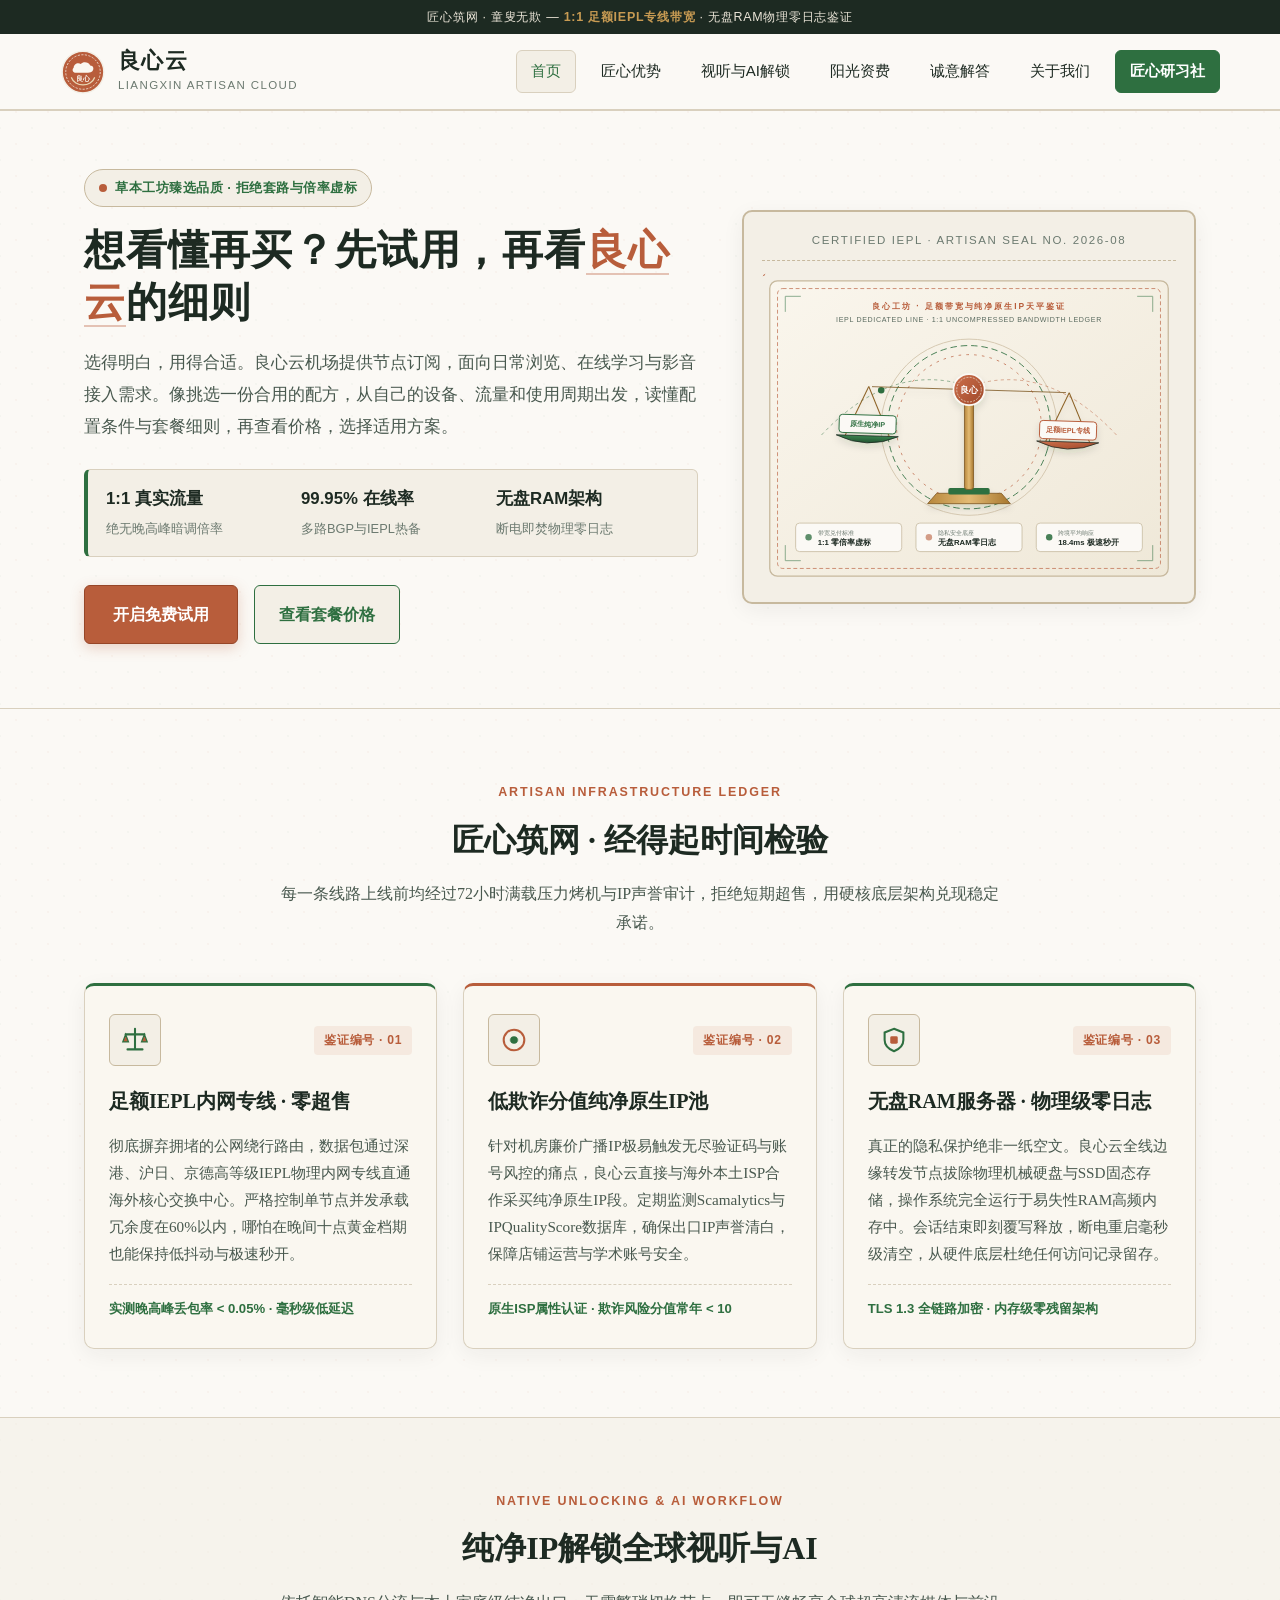
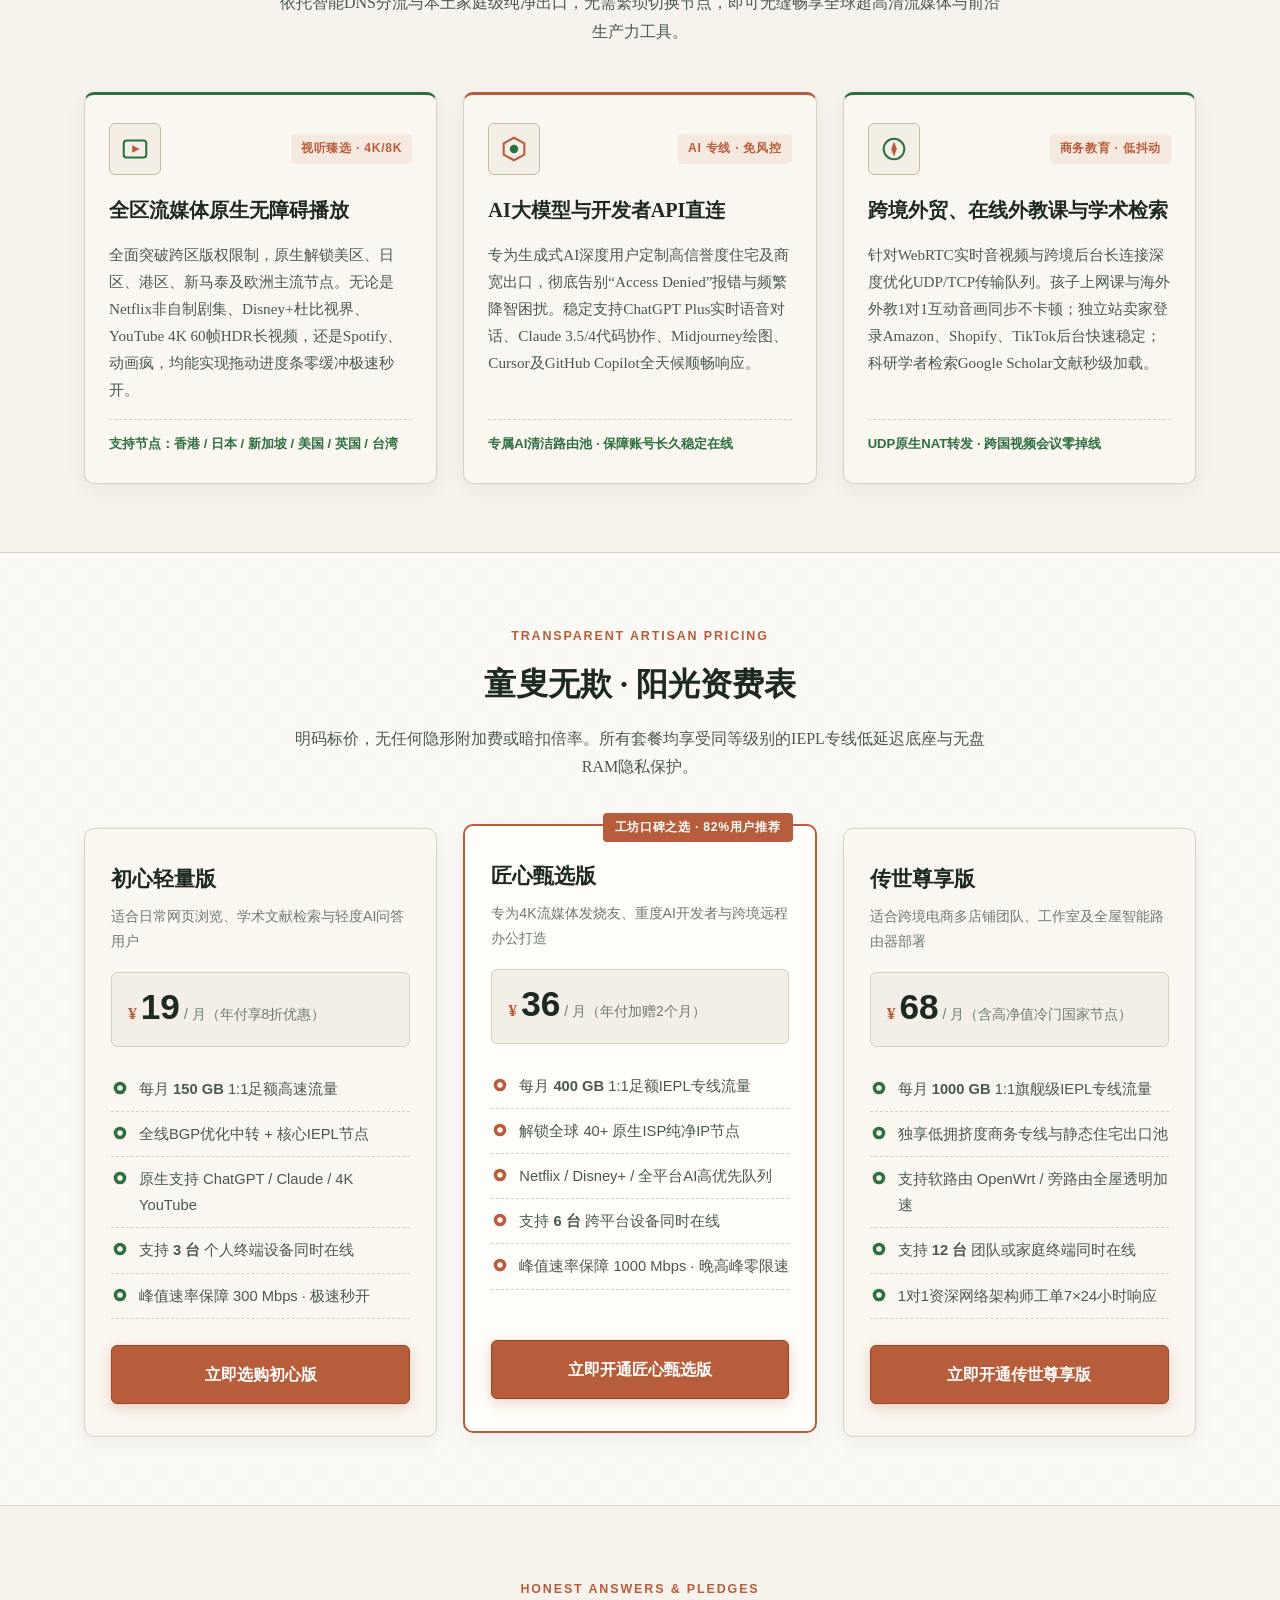
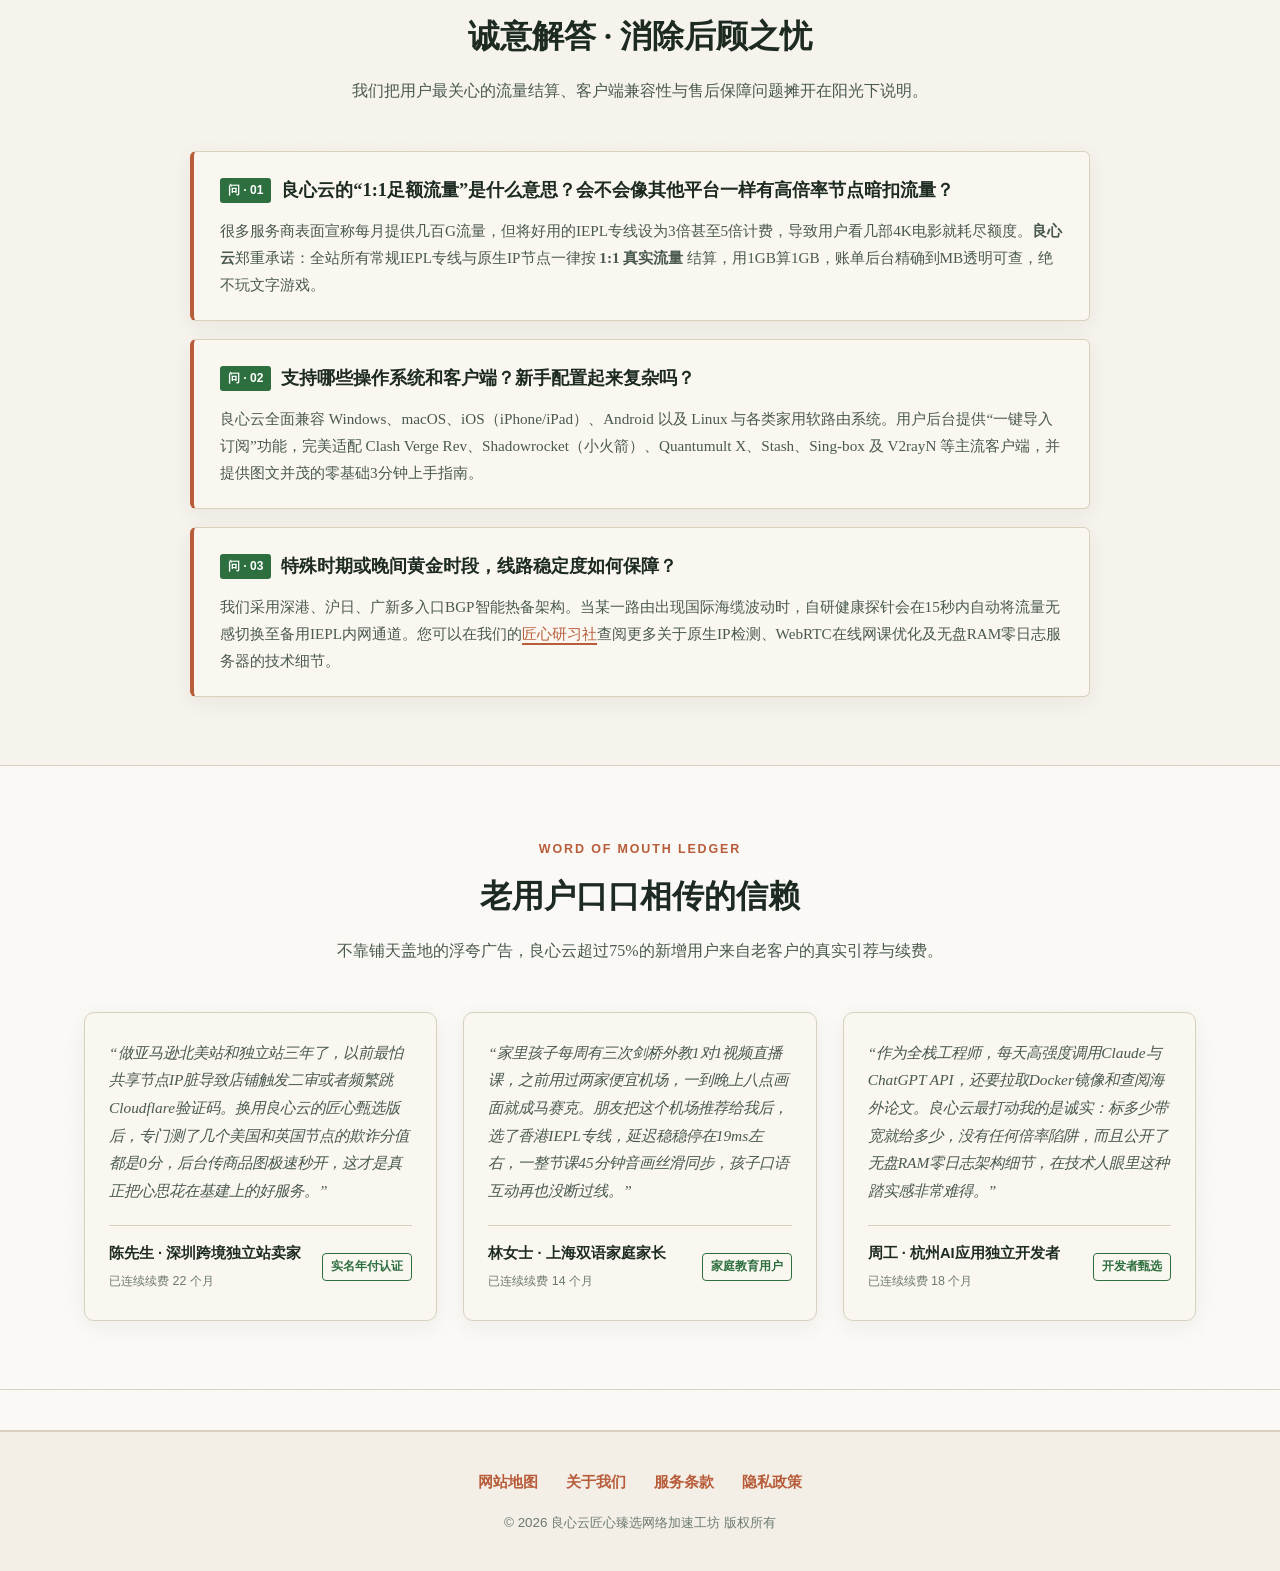
<file: index.html>
<!DOCTYPE html>

<html lang="zh-CN">
<head>
<meta charset="utf-8"/>
<meta content="width=device-width, initial-scale=1.0" name="viewport"/>
<title>良心云机场｜读懂套餐、流量预算与订阅选购指南</title>
<meta content="选得明白，用得合适。良心云机场提供节点订阅，面向日常浏览、在线学习与影音接入需求。像挑选一份合用的配方，从自己的设备、流量和使用周期出发，读懂配置条件与套餐细则，再查看价格，选择适用方案。" name="description"/>
<meta content="良心云, 良心云机场, 机场推荐, 免费体验, 套餐怎么选, 月付年付, IP纯净度, 海外网购" name="keywords"/>
<link href="https://liangxin-yun.mom/" rel="canonical"/>
<!-- Open Graph Meta Tags -->
<meta content="良心云机场｜读懂套餐、流量预算与订阅选购指南" property="og:title"/>
<meta content="选得明白，用得合适。良心云机场提供节点订阅，面向日常浏览、在线学习与影音接入需求。像挑选一份合用的配方，从自己的设备、流量和使用周期出发，读懂配置条件与套餐细则，再查看价格，选择适用方案。" property="og:description"/>
<meta content="https://liangxin-yun.mom/hero-artisan-seal.svg" property="og:image"/>
<meta content="https://liangxin-yun.mom/" property="og:url"/>
<meta content="website" property="og:type"/>
<meta content="良心云" property="og:site_name"/>
<!-- Twitter Card Meta Tags -->
<meta content="summary_large_image" name="twitter:card"/>
<meta content="良心云机场｜读懂套餐、流量预算与订阅选购指南" name="twitter:title"/>
<meta content="选得明白，用得合适。良心云机场提供节点订阅，面向日常浏览、在线学习与影音接入需求。像挑选一份合用的配方，从自己的设备、流量和使用周期出发，读懂配置条件与套餐细则，再查看价格，选择适用方案。" name="twitter:description"/>
<meta content="https://liangxin-yun.mom/hero-artisan-seal.svg" name="twitter:image"/>
<link href="style.css" rel="stylesheet"/>
<!-- JSON-LD Product Schema -->
<script type="application/ld+json">
  {
    "@context": "https://schema.org/",
    "@type": "Product",
    "name": "良心云匠心臻选IEPL网络加速服务",
    "image": "https://liangxin-yun.mom/hero-artisan-seal.svg",
    "description": "良心云提供1:1足额带宽IEPL专线与纯净原生IP网络加速服务，支持全球流媒体与AI平台极速秒开，采用无盘RAM内存服务器落实物理级零日志。",
    "brand": {
      "@type": "Brand",
      "name": "良心云"
    },
    "sku": "LIANGXIN-IEPL-2026",
    "offers": {
      "@type": "AggregateOffer",
      "url": "https://ww012.twilightaff.com/#/?code=A56DH1Af",
      "priceCurrency": "CNY",
      "lowPrice": "19.00",
      "highPrice": "68.00",
      "offerCount": "3",
      "offers": [
        {
          "@type": "Offer",
          "name": "初心轻量版",
          "url": "https://ww012.twilightaff.com/#/?code=A56DH1Af",
          "price": "19.00",
          "priceCurrency": "CNY",
          "availability": "https://schema.org/InStock"
        },
        {
          "@type": "Offer",
          "name": "匠心甄选版",
          "url": "https://ww012.twilightaff.com/#/?code=A56DH1Af",
          "price": "36.00",
          "priceCurrency": "CNY",
          "availability": "https://schema.org/InStock"
        },
        {
          "@type": "Offer",
          "name": "传世尊享版",
          "url": "https://ww012.twilightaff.com/#/?code=A56DH1Af",
          "price": "68.00",
          "priceCurrency": "CNY",
          "availability": "https://schema.org/InStock"
        }
      ]
    },
    "aggregateRating": {
      "@type": "AggregateRating",
      "ratingValue": "4.9",
      "bestRating": "5",
      "ratingCount": "1428"
    }
  }
  </script>
</head>
<body>
<!-- Header & Navigation -->
<header class="site-header">
<div class="header-topbar">
      匠心筑网 · 童叟无欺 — <span>1:1 足额IEPL专线带宽</span> · 无盘RAM物理零日志鉴证
    </div>
<div class="container header-inner">
<a aria-label="良心云首页" class="brand-logo" href="index.html">
<!-- Artisanal Wax-Seal + Olive Branch + Cloud Emblem SVG Logo -->
<svg aria-label="良心云匠心火漆印章与草本云纹标志" role="img" viewbox="0 0 64 64">
<circle cx="32" cy="32" fill="#B85D3B" r="29" stroke="#F3EFE6" stroke-width="2"></circle>
<circle cx="32" cy="32" fill="none" r="24" stroke="#FAF7F0" stroke-dasharray="3 2" stroke-width="1"></circle>
<!-- Olive Branch Motif -->
<path d="M16 40 C18 46, 25 50, 32 50 C39 50, 46 46, 48 40" fill="none" stroke="#E9D8B4" stroke-linecap="round" stroke-width="1.8"></path>
<!-- Cloud & Balance Crest -->
<path d="M22 33 C18 33, 16 29, 19 26 C19 21, 25 18, 29 21 C32 17, 40 18, 42 23 C46 23, 48 27, 45 31 C44 32, 42 33, 39 33 Z" fill="#FAF7F0"></path>
<text fill="#FAF7F0" font-family="Songti SC, serif" font-size="10" font-weight="700" text-anchor="middle" x="32" y="45">良心</text>
</svg>
<div class="brand-text-wrap">
<span class="brand-title">良心云</span>
<span class="brand-subtitle">LIANGXIN ARTISAN CLOUD</span>
</div>
</a>
<nav aria-label="主导航" class="main-nav">
<a class="active" href="index.html">首页</a>
<a href="index.html#advantages">匠心优势</a>
<a href="index.html#streaming">视听与AI解锁</a>
<a href="index.html#pricing">阳光资费</a>
<a href="index.html#faq">诚意解答</a>
<a href="about.html">关于我们</a>
<a class="nav-atelier" href="craft-atelier.html">匠心研习社</a>
</nav>
</div>
</header>
<main>
<!-- 1. Hero Section -->
<section class="hero-section">
<div class="container hero-grid">
<div class="hero-content">
<div class="craft-ribbon">
<span class="craft-ribbon-dot"></span>
<span>草本工坊臻选品质 · 拒绝套路与倍率虚标</span>
</div>
<h1>想看懂再买？先试用，再看<span class="highlight-seal">良心云</span>的细则</h1>
<p class="hero-lead">选得明白，用得合适。良心云机场提供节点订阅，面向日常浏览、在线学习与影音接入需求。像挑选一份合用的配方，从自己的设备、流量和使用周期出发，读懂配置条件与套餐细则，再查看价格，选择适用方案。</p>
<div class="hero-pledge-bar">
<div class="pledge-item">
<strong>1:1 真实流量</strong>
<span>绝无晚高峰暗调倍率</span>
</div>
<div class="pledge-item">
<strong>99.95% 在线率</strong>
<span>多路BGP与IEPL热备</span>
</div>
<div class="pledge-item">
<strong>无盘RAM架构</strong>
<span>断电即焚物理零日志</span>
</div>
</div>
<div class="hero-cta-group">
<a class="btn-primary" href="https://ww012.twilightaff.com/#/?code=A56DH1Af" rel="nofollow" target="_blank">
              开启免费试用
            </a>
<a class="btn-secondary" href="#pricing">查看套餐价格</a>
</div>
</div>
<div class="hero-visual-frame">
<img alt="良心云匠心天平零虚标与纯净专线守护动态徽章图" class="hero-anim-img" height="480" src="hero-artisan-seal.svg" width="640"/>
</div>
</div>
</section>
<!-- 2. Core Advantages (3 Cards) -->
<section class="section-block" id="advantages">
<div class="container">
<div class="section-header">
<span class="section-kicker">ARTISAN INFRASTRUCTURE LEDGER</span>
<h2>匠心筑网 · 经得起时间检验</h2>
<p>每一条线路上线前均经过72小时满载压力烤机与IP声誉审计，拒绝短期超售，用硬核底层架构兑现稳定承诺。</p>
</div>
<div class="cards-grid-3">
<!-- Card 1 -->
<article class="craft-card">
<div>
<div class="card-stamp-header">
<div class="card-icon-badge">
<svg aria-label="足额专线天平徽章图标" viewbox="0 0 32 32">
<path d="M16 4 L16 26 M8 26 L24 26 M6 10 L26 10" stroke="#2E6F40" stroke-linecap="round" stroke-width="2.2"></path>
<path d="M6 10 L3 18 L9 18 Z M26 10 L23 18 L29 18 Z" fill="#B85D3B" stroke="#2E6F40" stroke-width="1.4"></path>
</svg>
</div>
<span class="card-serial">鉴证编号 · 01</span>
</div>
<h3>足额IEPL内网专线 · 零超售</h3>
<p>彻底摒弃拥堵的公网绕行路由，数据包通过深港、沪日、京德高等级IEPL物理内网专线直通海外核心交换中心。严格控制单节点并发承载冗余度在60%以内，哪怕在晚间十点黄金档期也能保持低抖动与极速秒开。</p>
</div>
<div class="card-ledger-meta">实测晚高峰丢包率 &lt; 0.05% · 毫秒级低延迟</div>
</article>
<!-- Card 2 -->
<article class="craft-card copper-top">
<div>
<div class="card-stamp-header">
<div class="card-icon-badge">
<svg aria-label="纯净原生IP印章图标" viewbox="0 0 32 32">
<circle cx="16" cy="16" fill="none" r="11" stroke="#B85D3B" stroke-width="2.2"></circle>
<path d="M11 16 C11 12, 21 12, 21 16 C21 20, 11 20, 11 16 Z" fill="#2E6F40" opacity="0.25"></path>
<circle cx="16" cy="16" fill="#2E6F40" r="4"></circle>
</svg>
</div>
<span class="card-serial">鉴证编号 · 02</span>
</div>
<h3>低欺诈分值纯净原生IP池</h3>
<p>针对机房廉价广播IP极易触发无尽验证码与账号风控的痛点，良心云直接与海外本土ISP合作采买纯净原生IP段。定期监测Scamalytics与IPQualityScore数据库，确保出口IP声誉清白，保障店铺运营与学术账号安全。</p>
</div>
<div class="card-ledger-meta">原生ISP属性认证 · 欺诈风险分值常年 &lt; 10</div>
</article>
<!-- Card 3 -->
<article class="craft-card">
<div>
<div class="card-stamp-header">
<div class="card-icon-badge">
<svg aria-label="无盘RAM内存服务器隐私盾牌图标" viewbox="0 0 32 32">
<path d="M16 4 L26 8 L26 16 C26 22 21 26 16 28 C11 26 6 22 6 16 L6 8 Z" fill="none" stroke="#2E6F40" stroke-width="2.2"></path>
<rect fill="#B85D3B" height="8" rx="1.5" width="8" x="12" y="12"></rect>
</svg>
</div>
<span class="card-serial">鉴证编号 · 03</span>
</div>
<h3>无盘RAM服务器 · 物理级零日志</h3>
<p>真正的隐私保护绝非一纸空文。良心云全线边缘转发节点拔除物理机械硬盘与SSD固态存储，操作系统完全运行于易失性RAM高频内存中。会话结束即刻覆写释放，断电重启毫秒级清空，从硬件底层杜绝任何访问记录留存。</p>
</div>
<div class="card-ledger-meta">TLS 1.3 全链路加密 · 内存级零残留架构</div>
</article>
</div>
</div>
</section>
<!-- 3. Streaming Media & AI Support (3 Cards) -->
<section class="section-block alt-bg" id="streaming">
<div class="container">
<div class="section-header">
<span class="section-kicker">NATIVE UNLOCKING &amp; AI WORKFLOW</span>
<h2>纯净IP解锁全球视听与AI</h2>
<p>依托智能DNS分流与本土家庭级纯净出口，无需繁琐切换节点，即可无缝畅享全球超高清流媒体与前沿生产力工具。</p>
</div>
<div class="cards-grid-3">
<!-- Card 1 -->
<article class="craft-card">
<div>
<div class="card-stamp-header">
<div class="card-icon-badge">
<svg aria-label="4K超高清流媒体胶片徽章图标" viewbox="0 0 32 32">
<rect fill="none" height="18" rx="3" stroke="#2E6F40" stroke-width="2.2" width="24" x="4" y="7"></rect>
<polygon fill="#B85D3B" points="13,12 21,16 13,20"></polygon>
</svg>
</div>
<span class="card-serial">视听臻选 · 4K/8K</span>
</div>
<h3>全区流媒体原生无障碍播放</h3>
<p>全面突破跨区版权限制，原生解锁美区、日区、港区、新马泰及欧洲主流节点。无论是Netflix非自制剧集、Disney+杜比视界、YouTube 4K 60帧HDR长视频，还是Spotify、动画疯，均能实现拖动进度条零缓冲极速秒开。</p>
</div>
<div class="card-ledger-meta">支持节点：香港 / 日本 / 新加坡 / 美国 / 英国 / 台湾</div>
</article>
<!-- Card 2 -->
<article class="craft-card copper-top">
<div>
<div class="card-stamp-header">
<div class="card-icon-badge">
<svg aria-label="AI生产力大模型晶格图标" viewbox="0 0 32 32">
<polygon fill="none" points="16,4 27,10 27,22 16,28 5,22 5,10" stroke="#B85D3B" stroke-width="2.2"></polygon>
<circle cx="16" cy="16" fill="#2E6F40" r="4.5"></circle>
</svg>
</div>
<span class="card-serial">AI 专线 · 免风控</span>
</div>
<h3>AI大模型与开发者API直连</h3>
<p>专为生成式AI深度用户定制高信誉度住宅及商宽出口，彻底告别“Access Denied”报错与频繁降智困扰。稳定支持ChatGPT Plus实时语音对话、Claude 3.5/4代码协作、Midjourney绘图、Cursor及GitHub Copilot全天候顺畅响应。</p>
</div>
<div class="card-ledger-meta">专属AI清洁路由池 · 保障账号长久稳定在线</div>
</article>
<!-- Card 3 -->
<article class="craft-card">
<div>
<div class="card-stamp-header">
<div class="card-icon-badge">
<svg aria-label="跨境电商与在线视频课指南针图标" viewbox="0 0 32 32">
<circle cx="16" cy="16" fill="none" r="11" stroke="#2E6F40" stroke-width="2.2"></circle>
<polygon fill="#B85D3B" points="16,8 19,16 16,24 13,16"></polygon>
</svg>
</div>
<span class="card-serial">商务教育 · 低抖动</span>
</div>
<h3>跨境外贸、在线外教课与学术检索</h3>
<p>针对WebRTC实时音视频与跨境后台长连接深度优化UDP/TCP传输队列。孩子上网课与海外外教1对1互动音画同步不卡顿；独立站卖家登录Amazon、Shopify、TikTok后台快速稳定；科研学者检索Google Scholar文献秒级加载。</p>
</div>
<div class="card-ledger-meta">UDP原生NAT转发 · 跨国视频会议零掉线</div>
</article>
</div>
</div>
</section>
<!-- 4. Pricing Comparison Table (3 Tiers) -->
<section class="section-block" id="pricing">
<div class="container">
<div class="section-header">
<span class="section-kicker">TRANSPARENT ARTISAN PRICING</span>
<h2>童叟无欺 · 阳光资费表</h2>
<p>明码标价，无任何隐形附加费或暗扣倍率。所有套餐均享受同等级别的IEPL专线低延迟底座与无盘RAM隐私保护。</p>
</div>
<div class="pricing-grid">
<!-- Tier 1 -->
<div class="pricing-card">
<div>
<div class="pricing-tier-name">初心轻量版</div>
<div class="pricing-tier-desc">适合日常网页浏览、学术文献检索与轻度AI问答用户</div>
<div class="pricing-amount-box">
<span class="price-currency">¥</span>
<span class="price-number">19</span>
<span class="price-cycle">/ 月（年付享8折优惠）</span>
</div>
<ul class="pricing-spec-list">
<li>
<svg viewbox="0 0 20 20"><circle cx="10" cy="10" fill="#2E6F40" r="7"></circle><circle cx="10" cy="10" fill="#FAF7F0" r="3"></circle></svg>
<span>每月 <strong>150 GB</strong> 1:1足额高速流量</span>
</li>
<li>
<svg viewbox="0 0 20 20"><circle cx="10" cy="10" fill="#2E6F40" r="7"></circle><circle cx="10" cy="10" fill="#FAF7F0" r="3"></circle></svg>
<span>全线BGP优化中转 + 核心IEPL节点</span>
</li>
<li>
<svg viewbox="0 0 20 20"><circle cx="10" cy="10" fill="#2E6F40" r="7"></circle><circle cx="10" cy="10" fill="#FAF7F0" r="3"></circle></svg>
<span>原生支持 ChatGPT / Claude / 4K YouTube</span>
</li>
<li>
<svg viewbox="0 0 20 20"><circle cx="10" cy="10" fill="#2E6F40" r="7"></circle><circle cx="10" cy="10" fill="#FAF7F0" r="3"></circle></svg>
<span>支持 <strong>3 台</strong> 个人终端设备同时在线</span>
</li>
<li>
<svg viewbox="0 0 20 20"><circle cx="10" cy="10" fill="#2E6F40" r="7"></circle><circle cx="10" cy="10" fill="#FAF7F0" r="3"></circle></svg>
<span>峰值速率保障 300 Mbps · 极速秒开</span>
</li>
</ul>
</div>
<a class="btn-primary btn-block" href="https://ww012.twilightaff.com/#/?code=A56DH1Af" rel="nofollow" target="_blank">
              立即选购初心版
            </a>
</div>
<!-- Tier 2 (Featured) -->
<div class="pricing-card featured">
<span class="pricing-seal-ribbon">工坊口碑之选 · 82%用户推荐</span>
<div>
<div class="pricing-tier-name">匠心甄选版</div>
<div class="pricing-tier-desc">专为4K流媒体发烧友、重度AI开发者与跨境远程办公打造</div>
<div class="pricing-amount-box">
<span class="price-currency">¥</span>
<span class="price-number">36</span>
<span class="price-cycle">/ 月（年付加赠2个月）</span>
</div>
<ul class="pricing-spec-list">
<li>
<svg viewbox="0 0 20 20"><circle cx="10" cy="10" fill="#B85D3B" r="7"></circle><circle cx="10" cy="10" fill="#FAF7F0" r="3"></circle></svg>
<span>每月 <strong>400 GB</strong> 1:1足额IEPL专线流量</span>
</li>
<li>
<svg viewbox="0 0 20 20"><circle cx="10" cy="10" fill="#B85D3B" r="7"></circle><circle cx="10" cy="10" fill="#FAF7F0" r="3"></circle></svg>
<span>解锁全球 40+ 原生ISP纯净IP节点</span>
</li>
<li>
<svg viewbox="0 0 20 20"><circle cx="10" cy="10" fill="#B85D3B" r="7"></circle><circle cx="10" cy="10" fill="#FAF7F0" r="3"></circle></svg>
<span>Netflix / Disney+ / 全平台AI高优先队列</span>
</li>
<li>
<svg viewbox="0 0 20 20"><circle cx="10" cy="10" fill="#B85D3B" r="7"></circle><circle cx="10" cy="10" fill="#FAF7F0" r="3"></circle></svg>
<span>支持 <strong>6 台</strong> 跨平台设备同时在线</span>
</li>
<li>
<svg viewbox="0 0 20 20"><circle cx="10" cy="10" fill="#B85D3B" r="7"></circle><circle cx="10" cy="10" fill="#FAF7F0" r="3"></circle></svg>
<span>峰值速率保障 1000 Mbps · 晚高峰零限速</span>
</li>
</ul>
</div>
<a class="btn-primary btn-block" href="https://ww012.twilightaff.com/#/?code=A56DH1Af" rel="nofollow" target="_blank">
              立即开通匠心甄选版
            </a>
</div>
<!-- Tier 3 -->
<div class="pricing-card">
<div>
<div class="pricing-tier-name">传世尊享版</div>
<div class="pricing-tier-desc">适合跨境电商多店铺团队、工作室及全屋智能路由器部署</div>
<div class="pricing-amount-box">
<span class="price-currency">¥</span>
<span class="price-number">68</span>
<span class="price-cycle">/ 月（含高净值冷门国家节点）</span>
</div>
<ul class="pricing-spec-list">
<li>
<svg viewbox="0 0 20 20"><circle cx="10" cy="10" fill="#2E6F40" r="7"></circle><circle cx="10" cy="10" fill="#FAF7F0" r="3"></circle></svg>
<span>每月 <strong>1000 GB</strong> 1:1旗舰级IEPL专线流量</span>
</li>
<li>
<svg viewbox="0 0 20 20"><circle cx="10" cy="10" fill="#2E6F40" r="7"></circle><circle cx="10" cy="10" fill="#FAF7F0" r="3"></circle></svg>
<span>独享低拥挤度商务专线与静态住宅出口池</span>
</li>
<li>
<svg viewbox="0 0 20 20"><circle cx="10" cy="10" fill="#2E6F40" r="7"></circle><circle cx="10" cy="10" fill="#FAF7F0" r="3"></circle></svg>
<span>支持软路由 OpenWrt / 旁路由全屋透明加速</span>
</li>
<li>
<svg viewbox="0 0 20 20"><circle cx="10" cy="10" fill="#2E6F40" r="7"></circle><circle cx="10" cy="10" fill="#FAF7F0" r="3"></circle></svg>
<span>支持 <strong>12 台</strong> 团队或家庭终端同时在线</span>
</li>
<li>
<svg viewbox="0 0 20 20"><circle cx="10" cy="10" fill="#2E6F40" r="7"></circle><circle cx="10" cy="10" fill="#FAF7F0" r="3"></circle></svg>
<span>1对1资深网络架构师工单7×24小时响应</span>
</li>
</ul>
</div>
<a class="btn-primary btn-block" href="https://ww012.twilightaff.com/#/?code=A56DH1Af" rel="nofollow" target="_blank">
              立即开通传世尊享版
            </a>
</div>
</div>
</div>
</section>
<!-- 5. FAQ Section (3 Items) -->
<section class="section-block alt-bg" id="faq">
<div class="container">
<div class="section-header">
<span class="section-kicker">HONEST ANSWERS &amp; PLEDGES</span>
<h2>诚意解答 · 消除后顾之忧</h2>
<p>我们把用户最关心的流量结算、客户端兼容性与售后保障问题摊开在阳光下说明。</p>
</div>
<div class="faq-ledger-list">
<div class="faq-item">
<h3><span class="faq-q-badge">问 · 01</span>良心云的“1:1足额流量”是什么意思？会不会像其他平台一样有高倍率节点暗扣流量？</h3>
<p>很多服务商表面宣称每月提供几百G流量，但将好用的IEPL专线设为3倍甚至5倍计费，导致用户看几部4K电影就耗尽额度。<strong>良心云</strong>郑重承诺：全站所有常规IEPL专线与原生IP节点一律按 <strong>1:1 真实流量</strong> 结算，用1GB算1GB，账单后台精确到MB透明可查，绝不玩文字游戏。</p>
</div>
<div class="faq-item">
<h3><span class="faq-q-badge">问 · 02</span>支持哪些操作系统和客户端？新手配置起来复杂吗？</h3>
<p>良心云全面兼容 Windows、macOS、iOS（iPhone/iPad）、Android 以及 Linux 与各类家用软路由系统。用户后台提供“一键导入订阅”功能，完美适配 Clash Verge Rev、Shadowrocket（小火箭）、Quantumult X、Stash、Sing-box 及 V2rayN 等主流客户端，并提供图文并茂的零基础3分钟上手指南。</p>
</div>
<div class="faq-item">
<h3><span class="faq-q-badge">问 · 03</span>特殊时期或晚间黄金时段，线路稳定度如何保障？</h3>
<p>我们采用深港、沪日、广新多入口BGP智能热备架构。当某一路由出现国际海缆波动时，自研健康探针会在15秒内自动将流量无感切换至备用IEPL内网通道。您可以在我们的<a href="craft-atelier.html">匠心研习社</a>查阅更多关于原生IP检测、WebRTC在线网课优化及无盘RAM零日志服务器的技术细节。</p>
</div>
</div>
</div>
</section>
<!-- 6. User Testimonials (3 Items) -->
<section class="section-block" id="testimonials">
<div class="container">
<div class="section-header">
<span class="section-kicker">WORD OF MOUTH LEDGER</span>
<h2>老用户口口相传的信赖</h2>
<p>不靠铺天盖地的浮夸广告，良心云超过75%的新增用户来自老客户的真实引荐与续费。</p>
</div>
<div class="cards-grid-3">
<div class="testimonial-card">
<p class="testimonial-quote">
              “做亚马逊北美站和独立站三年了，以前最怕共享节点IP脏导致店铺触发二审或者频繁跳Cloudflare验证码。换用良心云的匠心甄选版后，专门测了几个美国和英国节点的欺诈分值都是0分，后台传商品图极速秒开，这才是真正把心思花在基建上的好服务。”
            </p>
<div class="testimonial-author">
<div class="author-info">
<strong>陈先生 · 深圳跨境独立站卖家</strong>
<span>已连续续费 22 个月</span>
</div>
<span class="author-seal">实名年付认证</span>
</div>
</div>
<div class="testimonial-card">
<p class="testimonial-quote">
              “家里孩子每周有三次剑桥外教1对1视频直播课，之前用过两家便宜机场，一到晚上八点画面就成马赛克。朋友把这个机场推荐给我后，选了香港IEPL专线，延迟稳稳停在19ms左右，一整节课45分钟音画丝滑同步，孩子口语互动再也没断过线。”
            </p>
<div class="testimonial-author">
<div class="author-info">
<strong>林女士 · 上海双语家庭家长</strong>
<span>已连续续费 14 个月</span>
</div>
<span class="author-seal">家庭教育用户</span>
</div>
</div>
<div class="testimonial-card">
<p class="testimonial-quote">
              “作为全栈工程师，每天高强度调用Claude与ChatGPT API，还要拉取Docker镜像和查阅海外论文。良心云最打动我的是诚实：标多少带宽就给多少，没有任何倍率陷阱，而且公开了无盘RAM零日志架构细节，在技术人眼里这种踏实感非常难得。”
            </p>
<div class="testimonial-author">
<div class="author-info">
<strong>周工 · 杭州AI应用独立开发者</strong>
<span>已连续续费 18 个月</span>
</div>
<span class="author-seal">开发者甄选</span>
</div>
</div>
</div>
</div>
</section>
</main>
<!-- 7. Footer (Chinese Only, Strictly 4 Required Link Titles) -->
<footer class="site-footer">
<div class="container footer-inner">
<nav aria-label="页脚导航" class="footer-links">
<a href="sitemap.html">网站地图</a>
<a href="about.html">关于我们</a>
<a href="terms.html">服务条款</a>
<a href="privacy.html">隐私政策</a>
</nav>
<p class="footer-copy">© 2026 良心云匠心臻选网络加速工坊 版权所有</p>
</div>
</footer>
</body>
</html>
</file>
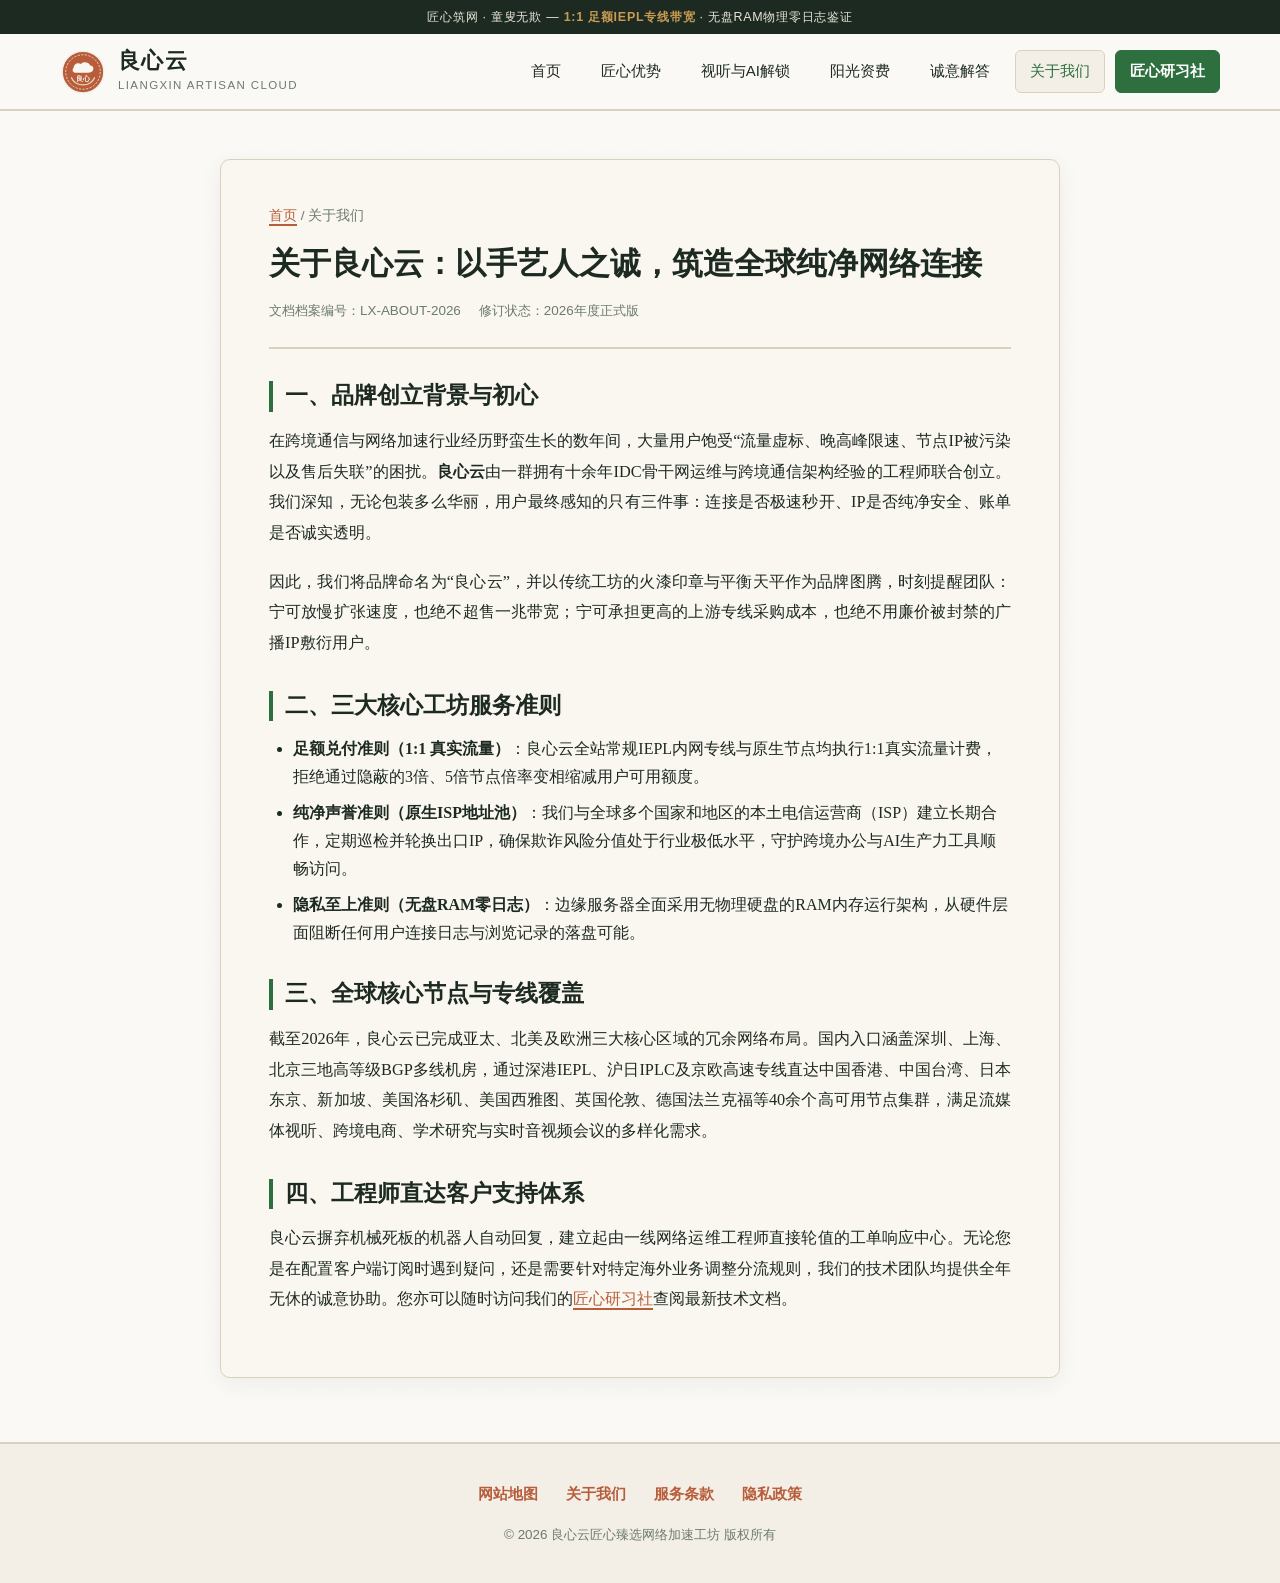
<file: about.html>
<!DOCTYPE html>
<html lang="zh-CN">
<head>
  <meta charset="UTF-8">
  <meta name="viewport" content="width=device-width, initial-scale=1.0">
  <title>关于我们 - 良心云匠心网络工坊的品牌初心与专线服务理念</title>
  <meta name="description" content="了解良心云的创立初心、服务理念、全球IEPL专线节点布局与7×24小时工程师客户支持体系。坚持童叟无欺，做值得长久托付的网络加速工坊。">
  <meta name="keywords" content="关于良心云,良心云介绍,IEPL专线工坊,纯净IP节点,网络加速服务理念">
  <link rel="canonical" href="https://liangxin-yun.mom/about.html">
  <link rel="stylesheet" href="style.css">
</head>
<body>

  <header class="site-header">
    <div class="header-topbar">
      匠心筑网 · 童叟无欺 — <span>1:1 足额IEPL专线带宽</span> · 无盘RAM物理零日志鉴证
    </div>
    <div class="container header-inner">
      <a href="index.html" class="brand-logo" aria-label="良心云首页">
        <svg viewBox="0 0 64 64" role="img" aria-label="良心云匠心火漆印章与草本云纹标志">
          <circle cx="32" cy="32" r="29" fill="#B85D3B" stroke="#F3EFE6" stroke-width="2"/>
          <circle cx="32" cy="32" r="24" fill="none" stroke="#FAF7F0" stroke-width="1" stroke-dasharray="3 2"/>
          <path d="M16 40 C18 46, 25 50, 32 50 C39 50, 46 46, 48 40" fill="none" stroke="#E9D8B4" stroke-width="1.8" stroke-linecap="round"/>
          <path d="M22 33 C18 33, 16 29, 19 26 C19 21, 25 18, 29 21 C32 17, 40 18, 42 23 C46 23, 48 27, 45 31 C44 32, 42 33, 39 33 Z" fill="#FAF7F0"/>
          <text x="32" y="45" text-anchor="middle" font-family="Songti SC, serif" font-size="10" font-weight="700" fill="#FAF7F0">良心</text>
        </svg>
        <div class="brand-text-wrap">
          <span class="brand-title">良心云</span>
          <span class="brand-subtitle">LIANGXIN ARTISAN CLOUD</span>
        </div>
      </a>

      <nav class="main-nav" aria-label="主导航">
        <a href="index.html">首页</a>
        <a href="index.html#advantages">匠心优势</a>
        <a href="index.html#streaming">视听与AI解锁</a>
        <a href="index.html#pricing">阳光资费</a>
        <a href="index.html#faq">诚意解答</a>
        <a href="about.html" class="active">关于我们</a>
        <a href="craft-atelier.html" class="nav-atelier">匠心研习社</a>
      </nav>
    </div>
  </header>

  <main>
    <article class="article-wrapper">
      <header class="article-header">
        <div class="article-breadcrumb"><a href="index.html">首页</a> / 关于我们</div>
        <h1>关于良心云：以手艺人之诚，筑造全球纯净网络连接</h1>
        <div class="article-byline">
          <span>文档档案编号：LX-ABOUT-2026</span>
          <span>修订状态：2026年度正式版</span>
        </div>
      </header>

      <div class="article-body">
        <h2>一、品牌创立背景与初心</h2>
        <p>在跨境通信与网络加速行业经历野蛮生长的数年间，大量用户饱受“流量虚标、晚高峰限速、节点IP被污染以及售后失联”的困扰。<strong>良心云</strong>由一群拥有十余年IDC骨干网运维与跨境通信架构经验的工程师联合创立。我们深知，无论包装多么华丽，用户最终感知的只有三件事：连接是否极速秒开、IP是否纯净安全、账单是否诚实透明。</p>
        <p>因此，我们将品牌命名为“良心云”，并以传统工坊的火漆印章与平衡天平作为品牌图腾，时刻提醒团队：宁可放慢扩张速度，也绝不超售一兆带宽；宁可承担更高的上游专线采购成本，也绝不用廉价被封禁的广播IP敷衍用户。</p>

        <h2>二、三大核心工坊服务准则</h2>
        <ul>
          <li><strong>足额兑付准则（1:1 真实流量）</strong>：良心云全站常规IEPL内网专线与原生节点均执行1:1真实流量计费，拒绝通过隐蔽的3倍、5倍节点倍率变相缩减用户可用额度。</li>
          <li><strong>纯净声誉准则（原生ISP地址池）</strong>：我们与全球多个国家和地区的本土电信运营商（ISP）建立长期合作，定期巡检并轮换出口IP，确保欺诈风险分值处于行业极低水平，守护跨境办公与AI生产力工具顺畅访问。</li>
          <li><strong>隐私至上准则（无盘RAM零日志）</strong>：边缘服务器全面采用无物理硬盘的RAM内存运行架构，从硬件层面阻断任何用户连接日志与浏览记录的落盘可能。</li>
        </ul>

        <h2>三、全球核心节点与专线覆盖</h2>
        <p>截至2026年，良心云已完成亚太、北美及欧洲三大核心区域的冗余网络布局。国内入口涵盖深圳、上海、北京三地高等级BGP多线机房，通过深港IEPL、沪日IPLC及京欧高速专线直达中国香港、中国台湾、日本东京、新加坡、美国洛杉矶、美国西雅图、英国伦敦、德国法兰克福等40余个高可用节点集群，满足流媒体视听、跨境电商、学术研究与实时音视频会议的多样化需求。</p>

        <h2>四、工程师直达客户支持体系</h2>
        <p>良心云摒弃机械死板的机器人自动回复，建立起由一线网络运维工程师直接轮值的工单响应中心。无论您是在配置客户端订阅时遇到疑问，还是需要针对特定海外业务调整分流规则，我们的技术团队均提供全年无休的诚意协助。您亦可以随时访问我们的<a href="craft-atelier.html">匠心研习社</a>查阅最新技术文档。</p>
      </div>
    </article>
  </main>

  <footer class="site-footer">
    <div class="container footer-inner">
      <nav class="footer-links" aria-label="页脚导航">
        <a href="sitemap.html">网站地图</a>
        <a href="about.html">关于我们</a>
        <a href="terms.html">服务条款</a>
        <a href="privacy.html">隐私政策</a>
      </nav>
      <p class="footer-copy">© 2026 良心云匠心臻选网络加速工坊 版权所有</p>
    </div>
  </footer>

</body>
</html>
</file>
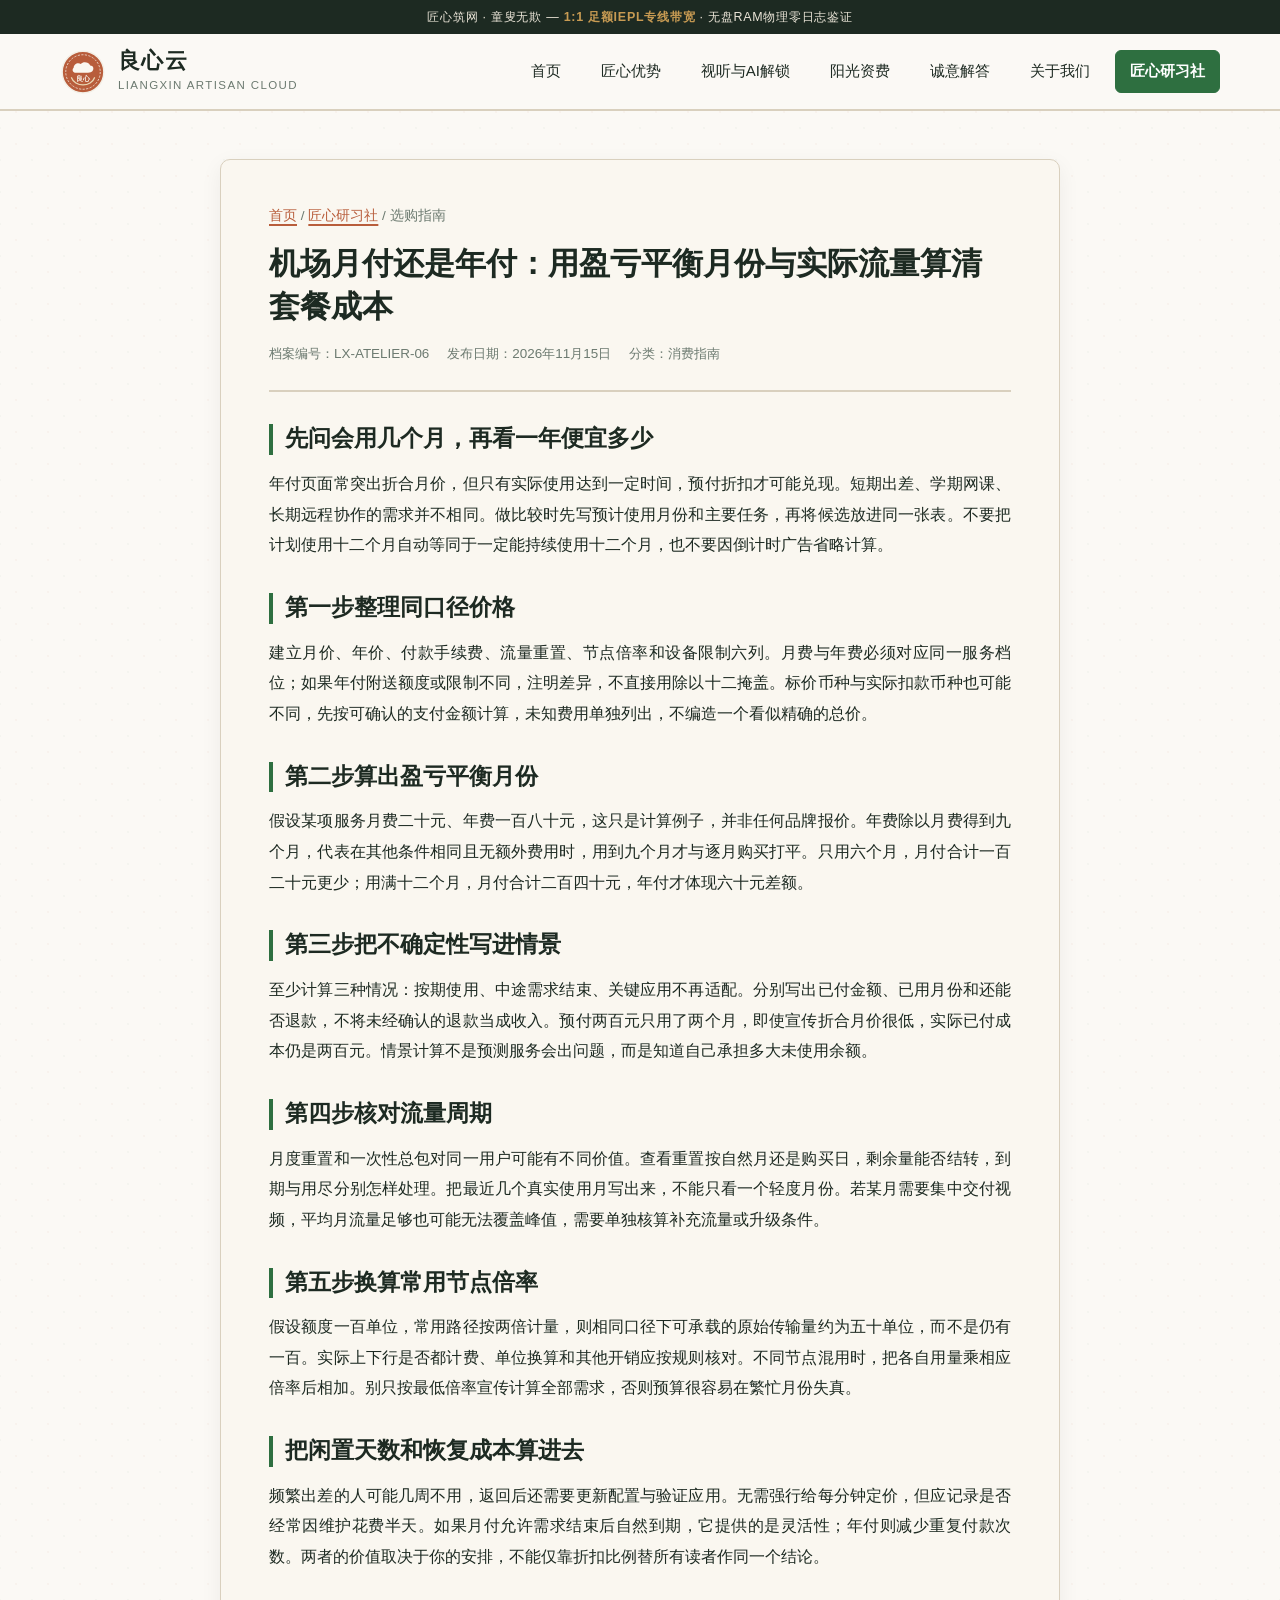
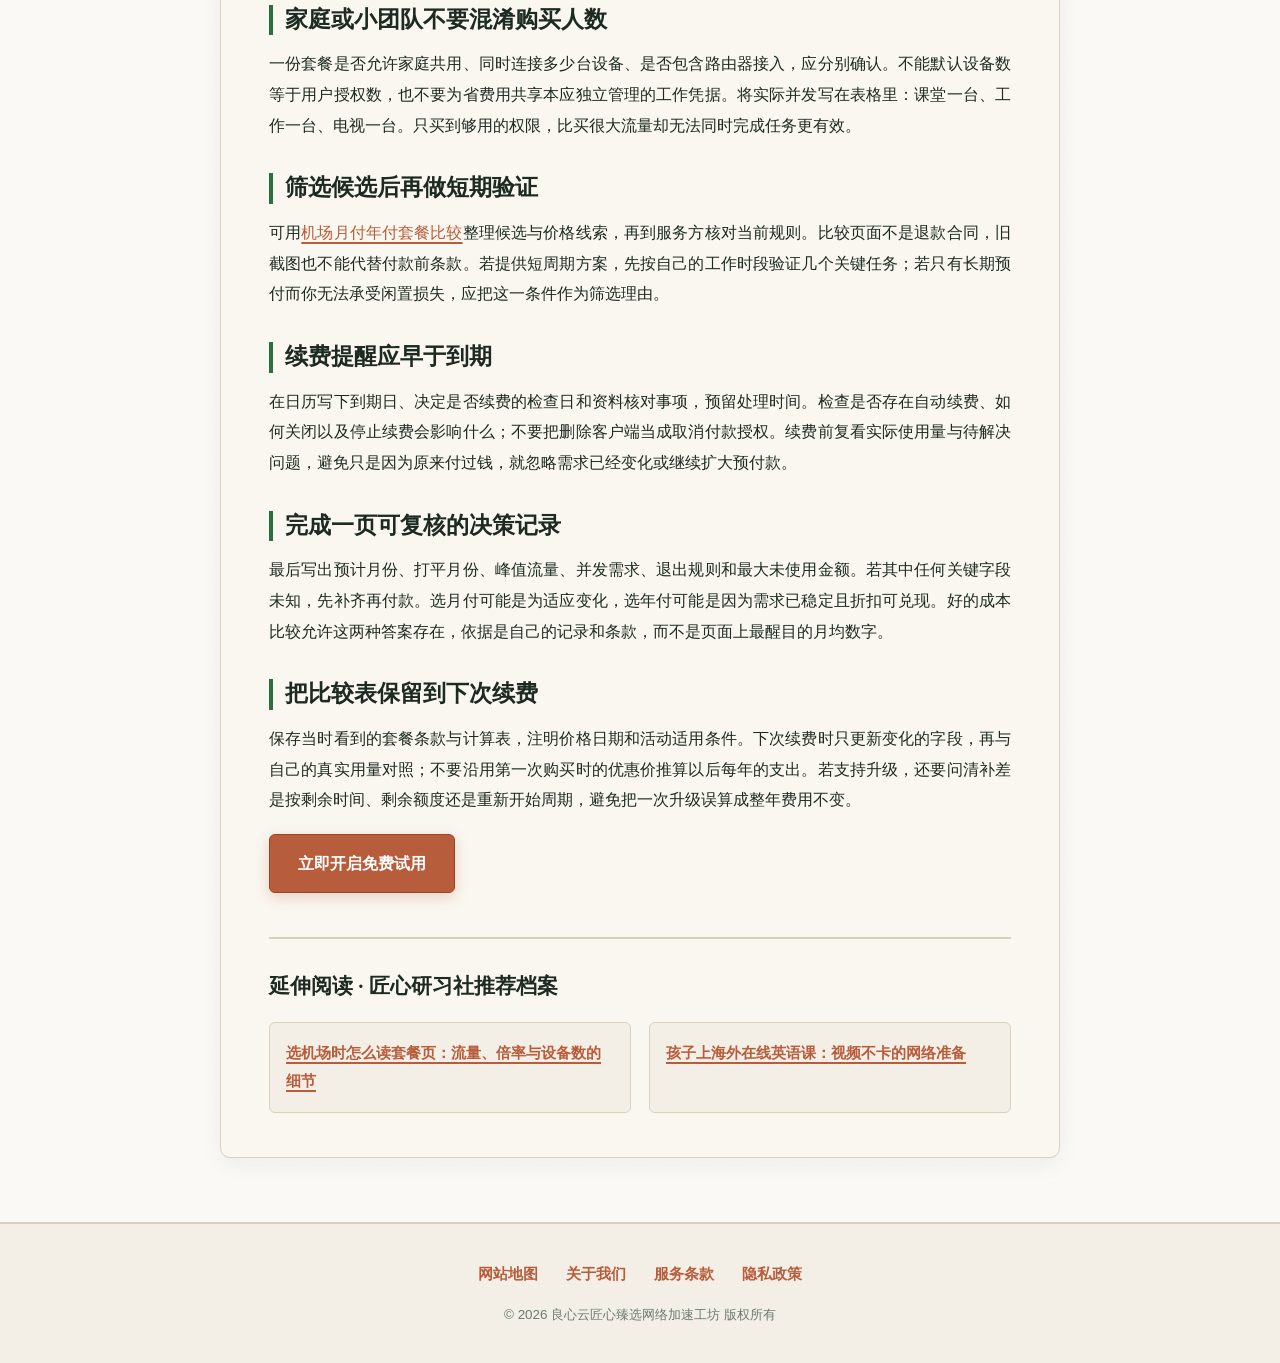
<file: annual-subscription-value-comparison.html>
<!DOCTYPE html>

<html lang="zh-CN">
<head>
<meta charset="utf-8"/>
<meta content="width=device-width, initial-scale=1.0" name="viewport"/>
<title>机场月付还是年付：用盈亏平衡月份与实际流量算清套餐成本</title>
<meta content="机场月付还是年付：用盈亏平衡月份与实际流量算清套餐成本，提供逐项核查、实际操作和结果解释，帮助读者按自身使用条件作判断。" name="description"/>
<meta content="机场推荐避坑,月付还是年付,跨境网络加速选购,1比1真实流量,IEPL专线性价比,良心云" name="keywords"/>
<link href="https://liangxin-yun.mom/annual-subscription-value-comparison.html" rel="canonical"/>
<link href="style.css" rel="stylesheet"/>
</head>
<body>
<header class="site-header">
<div class="header-topbar">
      匠心筑网 · 童叟无欺 — <span>1:1 足额IEPL专线带宽</span> · 无盘RAM物理零日志鉴证
    </div>
<div class="container header-inner">
<a aria-label="良心云首页" class="brand-logo" href="index.html">
<svg aria-label="良心云匠心火漆印章与草本云纹标志" role="img" viewbox="0 0 64 64">
<circle cx="32" cy="32" fill="#B85D3B" r="29" stroke="#F3EFE6" stroke-width="2"></circle>
<circle cx="32" cy="32" fill="none" r="24" stroke="#FAF7F0" stroke-dasharray="3 2" stroke-width="1"></circle>
<path d="M16 40 C18 46, 25 50, 32 50 C39 50, 46 46, 48 40" fill="none" stroke="#E9D8B4" stroke-linecap="round" stroke-width="1.8"></path>
<path d="M22 33 C18 33, 16 29, 19 26 C19 21, 25 18, 29 21 C32 17, 40 18, 42 23 C46 23, 48 27, 45 31 C44 32, 42 33, 39 33 Z" fill="#FAF7F0"></path>
<text fill="#FAF7F0" font-family="Songti SC, serif" font-size="10" font-weight="700" text-anchor="middle" x="32" y="45">良心</text>
</svg>
<div class="brand-text-wrap">
<span class="brand-title">良心云</span>
<span class="brand-subtitle">LIANGXIN ARTISAN CLOUD</span>
</div>
</a>
<nav aria-label="主导航" class="main-nav">
<a href="index.html">首页</a>
<a href="index.html#advantages">匠心优势</a>
<a href="index.html#streaming">视听与AI解锁</a>
<a href="index.html#pricing">阳光资费</a>
<a href="index.html#faq">诚意解答</a>
<a href="about.html">关于我们</a>
<a class="nav-atelier active" href="craft-atelier.html">匠心研习社</a>
</nav>
</div>
</header>
<main>
<article class="article-wrapper">
<header class="article-header">
<div class="article-breadcrumb"><a href="index.html">首页</a> / <a href="craft-atelier.html">匠心研习社</a> / 选购指南</div>
<h1>机场月付还是年付：用盈亏平衡月份与实际流量算清套餐成本</h1>
<div class="article-byline">
<span>档案编号：LX-ATELIER-06</span>
<span>发布日期：2026年11月15日</span>
<span>分类：消费指南</span>
</div>
</header>
<div class="article-body"><div data-swc-article-body="2026-11-16"><h2>先问会用几个月，再看一年便宜多少</h2><p>年付页面常突出折合月价，但只有实际使用达到一定时间，预付折扣才可能兑现。短期出差、学期网课、长期远程协作的需求并不相同。做比较时先写预计使用月份和主要任务，再将候选放进同一张表。不要把计划使用十二个月自动等同于一定能持续使用十二个月，也不要因倒计时广告省略计算。</p><h2>第一步整理同口径价格</h2><p>建立月价、年价、付款手续费、流量重置、节点倍率和设备限制六列。月费与年费必须对应同一服务档位；如果年付附送额度或限制不同，注明差异，不直接用除以十二掩盖。标价币种与实际扣款币种也可能不同，先按可确认的支付金额计算，未知费用单独列出，不编造一个看似精确的总价。</p><h2>第二步算出盈亏平衡月份</h2><p>假设某项服务月费二十元、年费一百八十元，这只是计算例子，并非任何品牌报价。年费除以月费得到九个月，代表在其他条件相同且无额外费用时，用到九个月才与逐月购买打平。只用六个月，月付合计一百二十元更少；用满十二个月，月付合计二百四十元，年付才体现六十元差额。</p><h2>第三步把不确定性写进情景</h2><p>至少计算三种情况：按期使用、中途需求结束、关键应用不再适配。分别写出已付金额、已用月份和还能否退款，不将未经确认的退款当成收入。预付两百元只用了两个月，即使宣传折合月价很低，实际已付成本仍是两百元。情景计算不是预测服务会出问题，而是知道自己承担多大未使用余额。</p><h2>第四步核对流量周期</h2><p>月度重置和一次性总包对同一用户可能有不同价值。查看重置按自然月还是购买日，剩余量能否结转，到期与用尽分别怎样处理。把最近几个真实使用月写出来，不能只看一个轻度月份。若某月需要集中交付视频，平均月流量足够也可能无法覆盖峰值，需要单独核算补充流量或升级条件。</p><h2>第五步换算常用节点倍率</h2><p>假设额度一百单位，常用路径按两倍计量，则相同口径下可承载的原始传输量约为五十单位，而不是仍有一百。实际上下行是否都计费、单位换算和其他开销应按规则核对。不同节点混用时，把各自用量乘相应倍率后相加。别只按最低倍率宣传计算全部需求，否则预算很容易在繁忙月份失真。</p><h2>把闲置天数和恢复成本算进去</h2><p>频繁出差的人可能几周不用，返回后还需要更新配置与验证应用。无需强行给每分钟定价，但应记录是否经常因维护花费半天。如果月付允许需求结束后自然到期，它提供的是灵活性；年付则减少重复付款次数。两者的价值取决于你的安排，不能仅靠折扣比例替所有读者作同一个结论。</p><h2>家庭或小团队不要混淆购买人数</h2><p>一份套餐是否允许家庭共用、同时连接多少台设备、是否包含路由器接入，应分别确认。不能默认设备数等于用户授权数，也不要为省费用共享本应独立管理的工作凭据。将实际并发写在表格里：课堂一台、工作一台、电视一台。只买到够用的权限，比买很大流量却无法同时完成任务更有效。</p><h2>筛选候选后再做短期验证</h2><p>可用<a href="https://dajichang.mom/">机场月付年付套餐比较</a>整理候选与价格线索，再到服务方核对当前规则。比较页面不是退款合同，旧截图也不能代替付款前条款。若提供短周期方案，先按自己的工作时段验证几个关键任务；若只有长期预付而你无法承受闲置损失，应把这一条件作为筛选理由。</p><h2>续费提醒应早于到期</h2><p>在日历写下到期日、决定是否续费的检查日和资料核对事项，预留处理时间。检查是否存在自动续费、如何关闭以及停止续费会影响什么；不要把删除客户端当成取消付款授权。续费前复看实际使用量与待解决问题，避免只是因为原来付过钱，就忽略需求已经变化或继续扩大预付款。</p><h2>完成一页可复核的决策记录</h2><p>最后写出预计月份、打平月份、峰值流量、并发需求、退出规则和最大未使用金额。若其中任何关键字段未知，先补齐再付款。选月付可能是为适应变化，选年付可能是因为需求已稳定且折扣可兑现。好的成本比较允许这两种答案存在，依据是自己的记录和条款，而不是页面上最醒目的月均数字。</p><h2>把比较表保留到下次续费</h2><p>保存当时看到的套餐条款与计算表，注明价格日期和活动适用条件。下次续费时只更新变化的字段，再与自己的真实用量对照；不要沿用第一次购买时的优惠价推算以后每年的支出。若支持升级，还要问清补差是按剩余时间、剩余额度还是重新开始周期，避免把一次升级误算成整年费用不变。</p></div><div class="article-original-promotion"><a class="btn-primary" href="https://ww012.twilightaff.com/#/?code=A56DH1Af" rel="nofollow" target="_blank">立即开启免费试用</a></div></div>
<section class="related-section">
<h2>延伸阅读 · 匠心研习社推荐档案</h2>
<div class="related-grid">
<div class="related-item">
<a href="liangxin-craftsmanship-service-review.html">选机场时怎么读套餐页：流量、倍率与设备数的细节</a>
</div>
<div class="related-item">
<a href="bilingual-education-online-class-stability.html">孩子上海外在线英语课：视频不卡的网络准备</a>
</div>
</div>
</section>
</article>
</main>
<footer class="site-footer">
<div class="container footer-inner">
<nav aria-label="页脚导航" class="footer-links">
<a href="sitemap.html">网站地图</a>
<a href="about.html">关于我们</a>
<a href="terms.html">服务条款</a>
<a href="privacy.html">隐私政策</a>
</nav>
<p class="footer-copy">© 2026 良心云匠心臻选网络加速工坊 版权所有</p>
</div>
</footer>
</body>
</html>
</file>
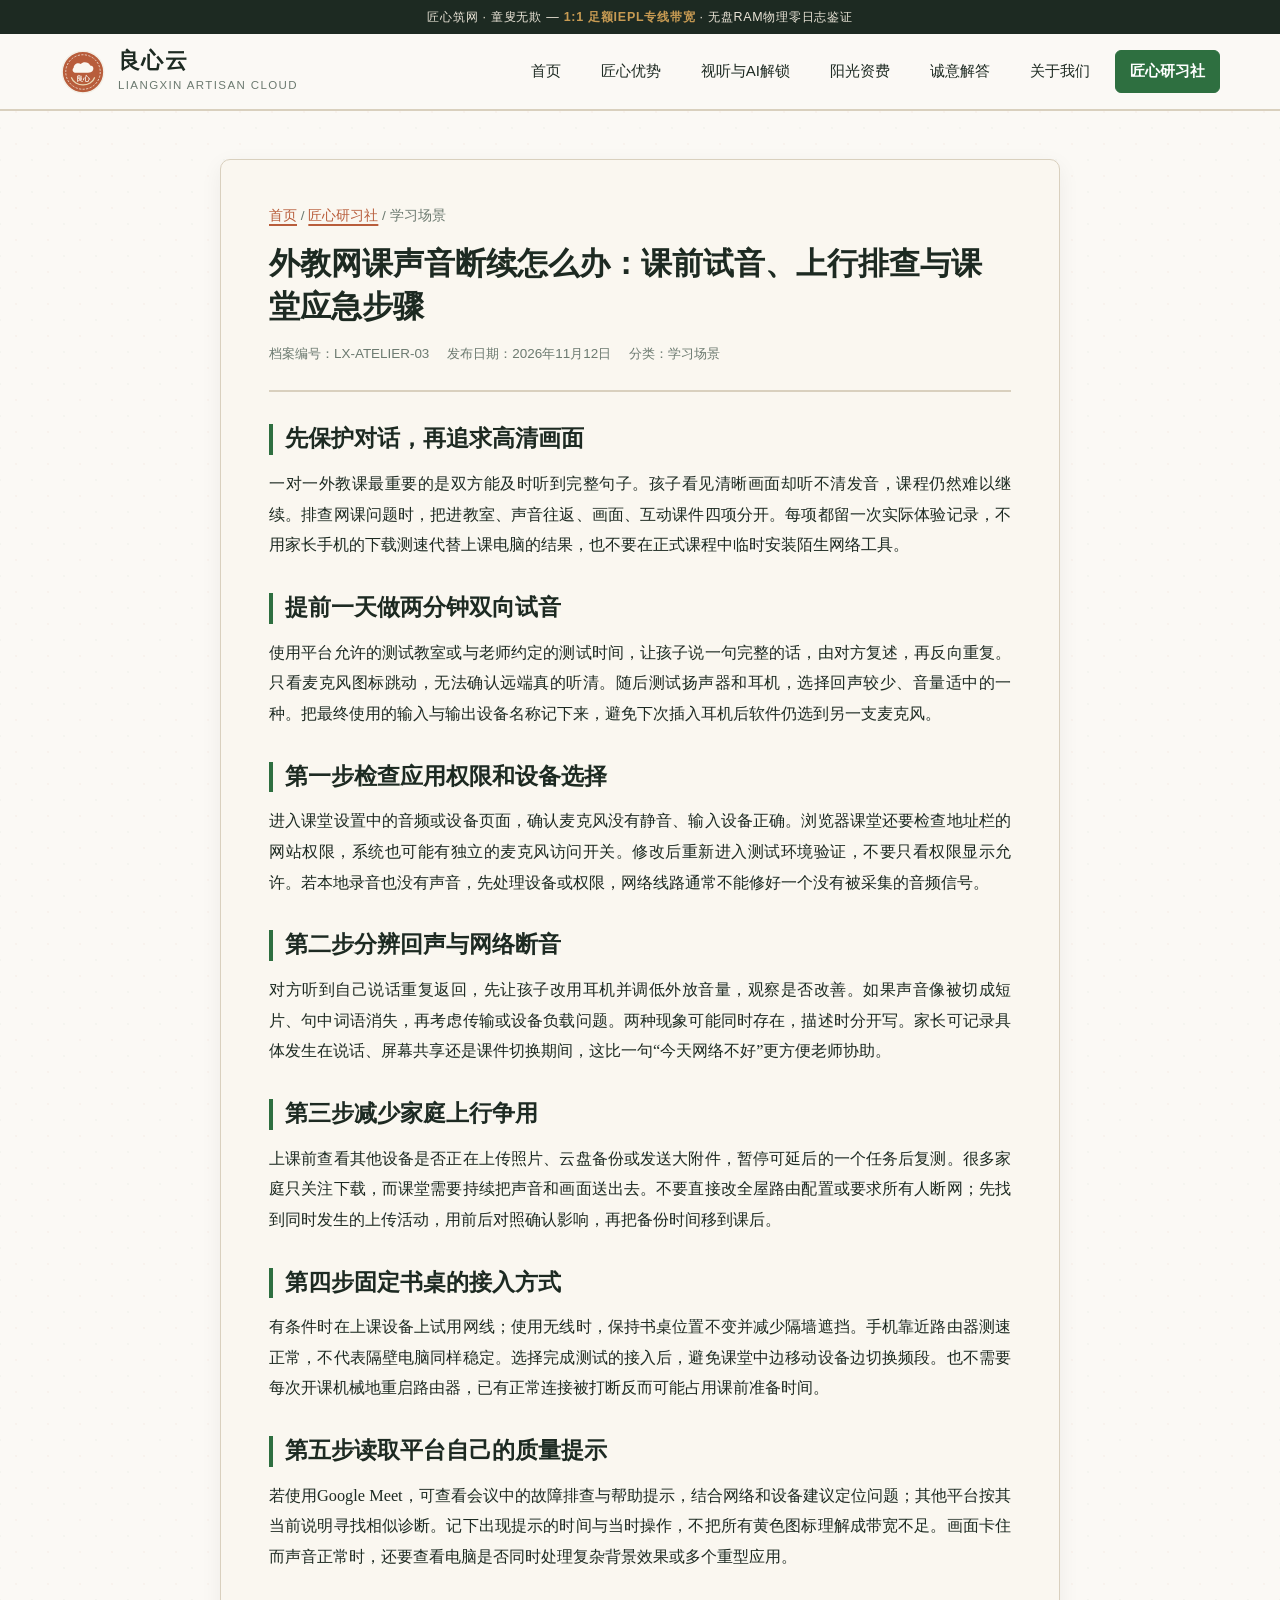
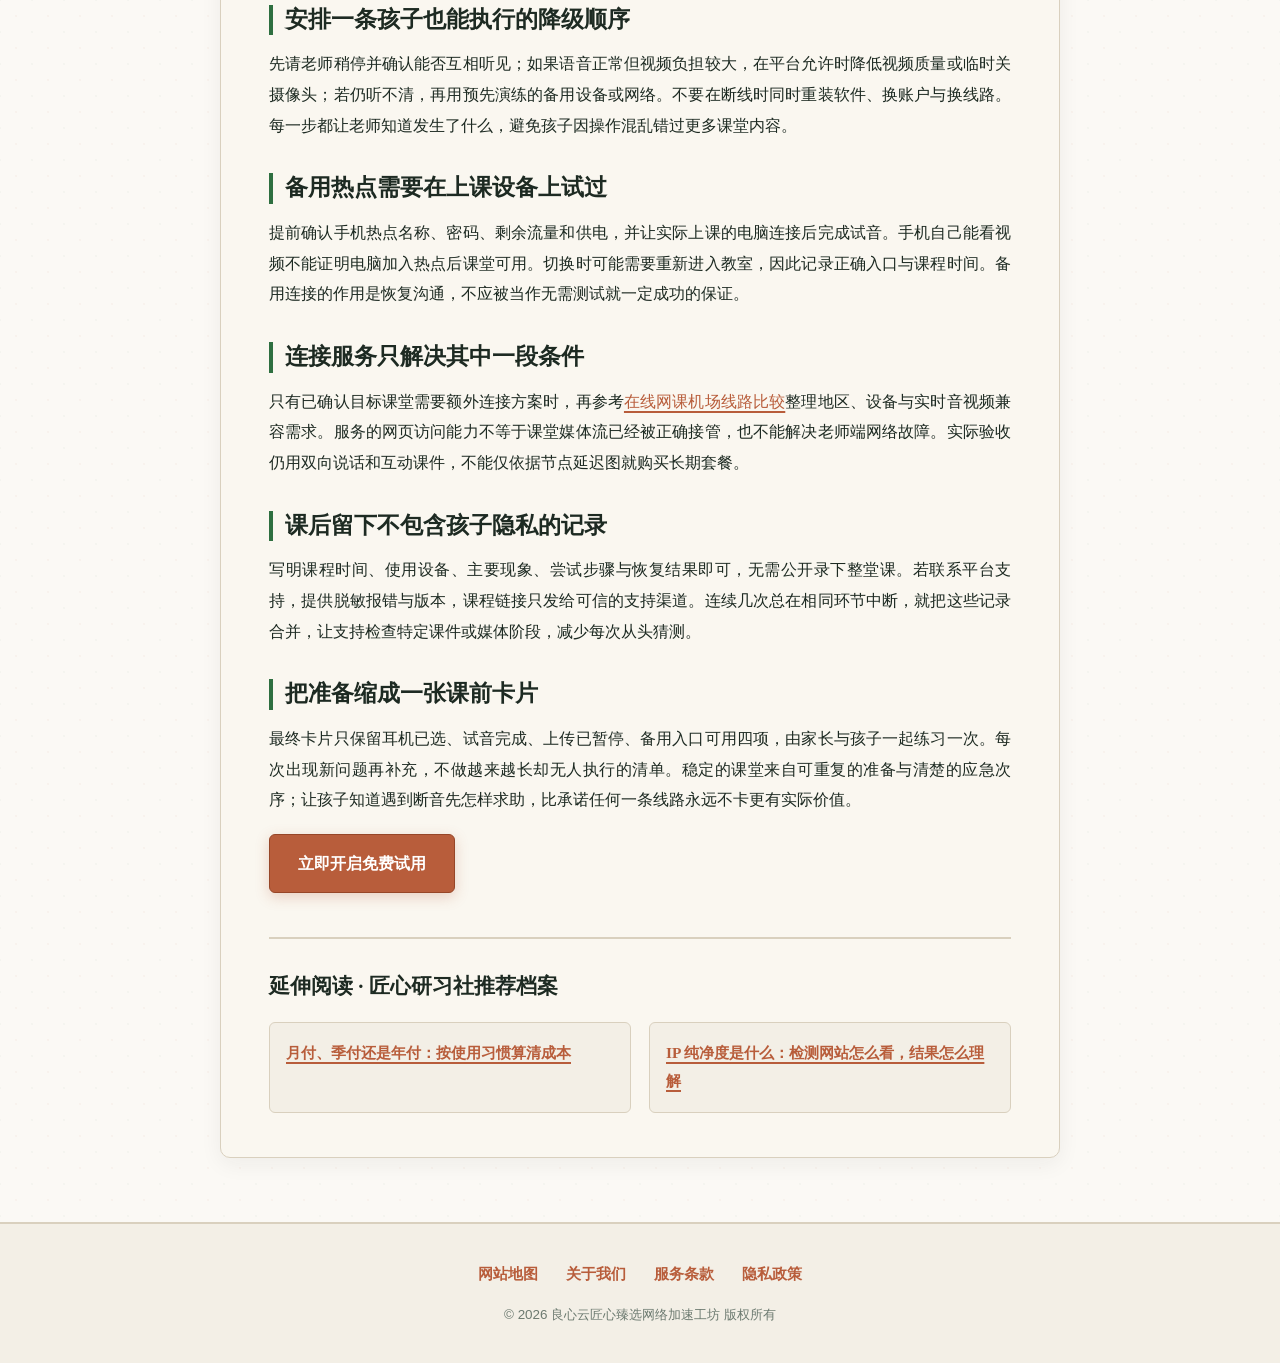
<file: bilingual-education-online-class-stability.html>
<!DOCTYPE html>

<html lang="zh-CN">
<head>
<meta charset="utf-8"/>
<meta content="width=device-width, initial-scale=1.0" name="viewport"/>
<title>外教网课声音断续怎么办：课前试音、上行排查与课堂应急步骤</title>
<meta content="外教网课声音断续怎么办：课前试音、上行排查与课堂应急步骤，提供逐项核查、实际操作和结果解释，帮助读者按自身使用条件作判断。" name="description"/>
<meta content="海外外教网课,WebRTC协议,在线视频课不卡顿,UDP转发,低延迟专线,良心云" name="keywords"/>
<link href="https://liangxin-yun.mom/bilingual-education-online-class-stability.html" rel="canonical"/>
<link href="style.css" rel="stylesheet"/>
</head>
<body>
<header class="site-header">
<div class="header-topbar">
      匠心筑网 · 童叟无欺 — <span>1:1 足额IEPL专线带宽</span> · 无盘RAM物理零日志鉴证
    </div>
<div class="container header-inner">
<a aria-label="良心云首页" class="brand-logo" href="index.html">
<svg aria-label="良心云匠心火漆印章与草本云纹标志" role="img" viewbox="0 0 64 64">
<circle cx="32" cy="32" fill="#B85D3B" r="29" stroke="#F3EFE6" stroke-width="2"></circle>
<circle cx="32" cy="32" fill="none" r="24" stroke="#FAF7F0" stroke-dasharray="3 2" stroke-width="1"></circle>
<path d="M16 40 C18 46, 25 50, 32 50 C39 50, 46 46, 48 40" fill="none" stroke="#E9D8B4" stroke-linecap="round" stroke-width="1.8"></path>
<path d="M22 33 C18 33, 16 29, 19 26 C19 21, 25 18, 29 21 C32 17, 40 18, 42 23 C46 23, 48 27, 45 31 C44 32, 42 33, 39 33 Z" fill="#FAF7F0"></path>
<text fill="#FAF7F0" font-family="Songti SC, serif" font-size="10" font-weight="700" text-anchor="middle" x="32" y="45">良心</text>
</svg>
<div class="brand-text-wrap">
<span class="brand-title">良心云</span>
<span class="brand-subtitle">LIANGXIN ARTISAN CLOUD</span>
</div>
</a>
<nav aria-label="主导航" class="main-nav">
<a href="index.html">首页</a>
<a href="index.html#advantages">匠心优势</a>
<a href="index.html#streaming">视听与AI解锁</a>
<a href="index.html#pricing">阳光资费</a>
<a href="index.html#faq">诚意解答</a>
<a href="about.html">关于我们</a>
<a class="nav-atelier active" href="craft-atelier.html">匠心研习社</a>
</nav>
</div>
</header>
<main>
<article class="article-wrapper">
<header class="article-header">
<div class="article-breadcrumb"><a href="index.html">首页</a> / <a href="craft-atelier.html">匠心研习社</a> / 学习场景</div>
<h1>外教网课声音断续怎么办：课前试音、上行排查与课堂应急步骤</h1>
<div class="article-byline">
<span>档案编号：LX-ATELIER-03</span>
<span>发布日期：2026年11月12日</span>
<span>分类：学习场景</span>
</div>
</header>
<div class="article-body"><div data-swc-article-body="2026-11-16"><h2>先保护对话，再追求高清画面</h2><p>一对一外教课最重要的是双方能及时听到完整句子。孩子看见清晰画面却听不清发音，课程仍然难以继续。排查网课问题时，把进教室、声音往返、画面、互动课件四项分开。每项都留一次实际体验记录，不用家长手机的下载测速代替上课电脑的结果，也不要在正式课程中临时安装陌生网络工具。</p><h2>提前一天做两分钟双向试音</h2><p>使用平台允许的测试教室或与老师约定的测试时间，让孩子说一句完整的话，由对方复述，再反向重复。只看麦克风图标跳动，无法确认远端真的听清。随后测试扬声器和耳机，选择回声较少、音量适中的一种。把最终使用的输入与输出设备名称记下来，避免下次插入耳机后软件仍选到另一支麦克风。</p><h2>第一步检查应用权限和设备选择</h2><p>进入课堂设置中的音频或设备页面，确认麦克风没有静音、输入设备正确。浏览器课堂还要检查地址栏的网站权限，系统也可能有独立的麦克风访问开关。修改后重新进入测试环境验证，不要只看权限显示允许。若本地录音也没有声音，先处理设备或权限，网络线路通常不能修好一个没有被采集的音频信号。</p><h2>第二步分辨回声与网络断音</h2><p>对方听到自己说话重复返回，先让孩子改用耳机并调低外放音量，观察是否改善。如果声音像被切成短片、句中词语消失，再考虑传输或设备负载问题。两种现象可能同时存在，描述时分开写。家长可记录具体发生在说话、屏幕共享还是课件切换期间，这比一句“今天网络不好”更方便老师协助。</p><h2>第三步减少家庭上行争用</h2><p>上课前查看其他设备是否正在上传照片、云盘备份或发送大附件，暂停可延后的一个任务后复测。很多家庭只关注下载，而课堂需要持续把声音和画面送出去。不要直接改全屋路由配置或要求所有人断网；先找到同时发生的上传活动，用前后对照确认影响，再把备份时间移到课后。</p><h2>第四步固定书桌的接入方式</h2><p>有条件时在上课设备上试用网线；使用无线时，保持书桌位置不变并减少隔墙遮挡。手机靠近路由器测速正常，不代表隔壁电脑同样稳定。选择完成测试的接入后，避免课堂中边移动设备边切换频段。也不需要每次开课机械地重启路由器，已有正常连接被打断反而可能占用课前准备时间。</p><h2>第五步读取平台自己的质量提示</h2><p>若使用Google Meet，可查看会议中的故障排查与帮助提示，结合网络和设备建议定位问题；其他平台按其当前说明寻找相似诊断。记下出现提示的时间与当时操作，不把所有黄色图标理解成带宽不足。画面卡住而声音正常时，还要查看电脑是否同时处理复杂背景效果或多个重型应用。</p><h2>安排一条孩子也能执行的降级顺序</h2><p>先请老师稍停并确认能否互相听见；如果语音正常但视频负担较大，在平台允许时降低视频质量或临时关摄像头；若仍听不清，再用预先演练的备用设备或网络。不要在断线时同时重装软件、换账户与换线路。每一步都让老师知道发生了什么，避免孩子因操作混乱错过更多课堂内容。</p><h2>备用热点需要在上课设备上试过</h2><p>提前确认手机热点名称、密码、剩余流量和供电，并让实际上课的电脑连接后完成试音。手机自己能看视频不能证明电脑加入热点后课堂可用。切换时可能需要重新进入教室，因此记录正确入口与课程时间。备用连接的作用是恢复沟通，不应被当作无需测试就一定成功的保证。</p><h2>连接服务只解决其中一段条件</h2><p>只有已确认目标课堂需要额外连接方案时，再参考<a href="https://dajichang.mom/">在线网课机场线路比较</a>整理地区、设备与实时音视频兼容需求。服务的网页访问能力不等于课堂媒体流已经被正确接管，也不能解决老师端网络故障。实际验收仍用双向说话和互动课件，不能仅依据节点延迟图就购买长期套餐。</p><h2>课后留下不包含孩子隐私的记录</h2><p>写明课程时间、使用设备、主要现象、尝试步骤与恢复结果即可，无需公开录下整堂课。若联系平台支持，提供脱敏报错与版本，课程链接只发给可信的支持渠道。连续几次总在相同环节中断，就把这些记录合并，让支持检查特定课件或媒体阶段，减少每次从头猜测。</p><h2>把准备缩成一张课前卡片</h2><p>最终卡片只保留耳机已选、试音完成、上传已暂停、备用入口可用四项，由家长与孩子一起练习一次。每次出现新问题再补充，不做越来越长却无人执行的清单。稳定的课堂来自可重复的准备与清楚的应急次序；让孩子知道遇到断音先怎样求助，比承诺任何一条线路永远不卡更有实际价值。</p></div><div class="article-original-promotion"><a class="btn-primary" href="https://ww012.twilightaff.com/#/?code=A56DH1Af" rel="nofollow" target="_blank">立即开启免费试用</a></div></div>
<section class="related-section">
<h2>延伸阅读 · 匠心研习社推荐档案</h2>
<div class="related-grid">
<div class="related-item">
<a href="annual-subscription-value-comparison.html">月付、季付还是年付：按使用习惯算清成本</a>
</div>
<div class="related-item">
<a href="ip-purity-fraud-score-detection.html">IP 纯净度是什么：检测网站怎么看，结果怎么理解</a>
</div>
</div>
</section>
</article>
</main>
<footer class="site-footer">
<div class="container footer-inner">
<nav aria-label="页脚导航" class="footer-links">
<a href="sitemap.html">网站地图</a>
<a href="about.html">关于我们</a>
<a href="terms.html">服务条款</a>
<a href="privacy.html">隐私政策</a>
</nav>
<p class="footer-copy">© 2026 良心云匠心臻选网络加速工坊 版权所有</p>
</div>
</footer>
</body>
</html>
</file>
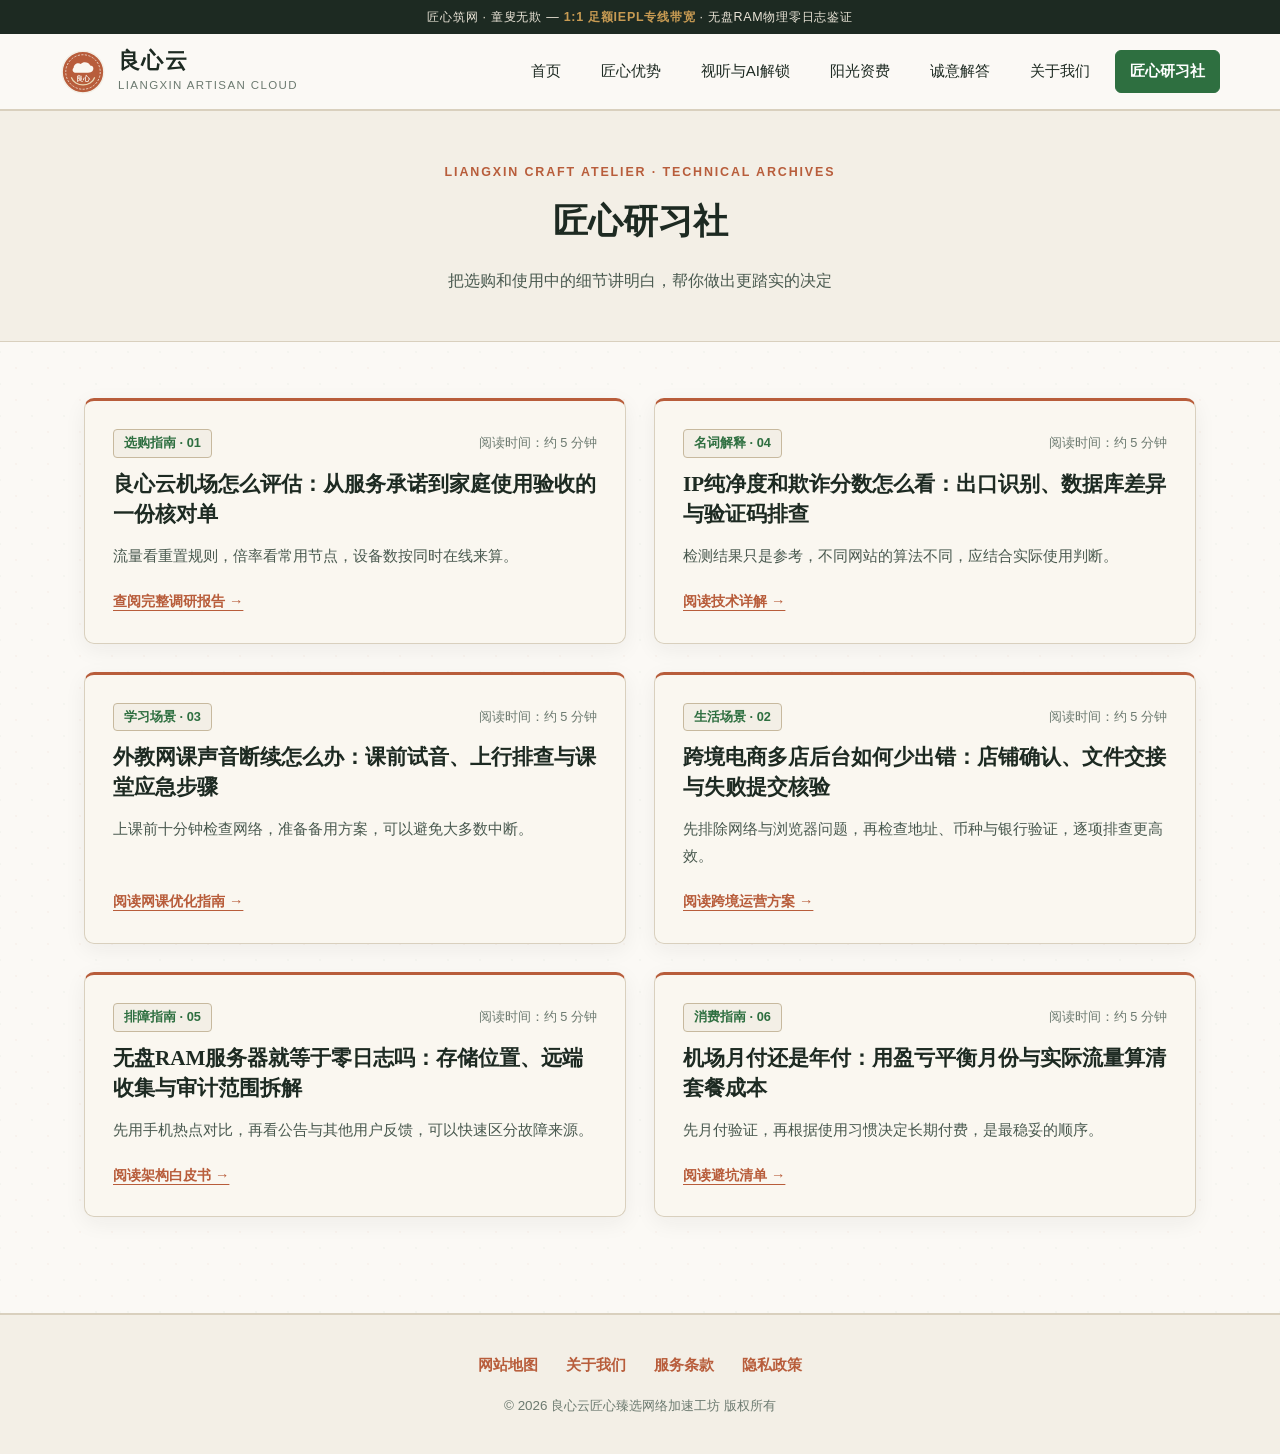
<file: craft-atelier.html>
<!DOCTYPE html>

<html lang="zh-CN">
<head>
<meta charset="utf-8"/>
<meta content="width=device-width, initial-scale=1.0" name="viewport"/>
<title>匠心研习社：选购、解读与排障指南 - 良心云</title>
<meta content="良心云匠心研习社：套餐页怎么读、月付年付算成本、IP 纯净度解读、海外网课与网购的网络准备，以及故障来源判断。" name="description"/>
<meta content="匠心研习社,良心云,IP纯净度,欺诈分值,WebRTC加速,跨境电商网络,无盘RAM零日志,机场推荐" name="keywords"/>
<link href="https://liangxin-yun.mom/craft-atelier.html" rel="canonical"/>
<link href="style.css" rel="stylesheet"/>
</head>
<body>
<!-- Header & Navigation -->
<header class="site-header">
<div class="header-topbar">
      匠心筑网 · 童叟无欺 — <span>1:1 足额IEPL专线带宽</span> · 无盘RAM物理零日志鉴证
    </div>
<div class="container header-inner">
<a aria-label="良心云首页" class="brand-logo" href="index.html">
<svg aria-label="良心云匠心火漆印章与草本云纹标志" role="img" viewbox="0 0 64 64">
<circle cx="32" cy="32" fill="#B85D3B" r="29" stroke="#F3EFE6" stroke-width="2"></circle>
<circle cx="32" cy="32" fill="none" r="24" stroke="#FAF7F0" stroke-dasharray="3 2" stroke-width="1"></circle>
<path d="M16 40 C18 46, 25 50, 32 50 C39 50, 46 46, 48 40" fill="none" stroke="#E9D8B4" stroke-linecap="round" stroke-width="1.8"></path>
<path d="M22 33 C18 33, 16 29, 19 26 C19 21, 25 18, 29 21 C32 17, 40 18, 42 23 C46 23, 48 27, 45 31 C44 32, 42 33, 39 33 Z" fill="#FAF7F0"></path>
<text fill="#FAF7F0" font-family="Songti SC, serif" font-size="10" font-weight="700" text-anchor="middle" x="32" y="45">良心</text>
</svg>
<div class="brand-text-wrap">
<span class="brand-title">良心云</span>
<span class="brand-subtitle">LIANGXIN ARTISAN CLOUD</span>
</div>
</a>
<nav aria-label="主导航" class="main-nav">
<a href="index.html">首页</a>
<a href="index.html#advantages">匠心优势</a>
<a href="index.html#streaming">视听与AI解锁</a>
<a href="index.html#pricing">阳光资费</a>
<a href="index.html#faq">诚意解答</a>
<a href="about.html">关于我们</a>
<a class="nav-atelier active" href="craft-atelier.html">匠心研习社</a>
</nav>
</div>
</header>
<main>
<section class="page-banner">
<div class="container">
<span class="section-kicker">LIANGXIN CRAFT ATELIER · TECHNICAL ARCHIVES</span>
<h1>匠心研习社</h1>
<p>把选购和使用中的细节讲明白，帮你做出更踏实的决定</p>
</div>
</section>
<section class="container">
<div class="hub-grid">
<!-- Article Card 1 -->
<article class="article-card">
<div>
<div class="article-meta-top">
<span class="article-tag">选购指南 · 01</span>
<span>阅读时间：约 5 分钟</span>
</div>
<h2><a href="liangxin-craftsmanship-service-review.html">良心云机场怎么评估：从服务承诺到家庭使用验收的一份核对单</a></h2>
<p>流量看重置规则，倍率看常用节点，设备数按同时在线来算。</p>
</div>
<a class="article-readmore" href="liangxin-craftsmanship-service-review.html">查阅完整调研报告 →</a>
</article>
<!-- Article Card 2 -->
<article class="article-card">
<div>
<div class="article-meta-top">
<span class="article-tag">名词解释 · 04</span>
<span>阅读时间：约 5 分钟</span>
</div>
<h2><a href="ip-purity-fraud-score-detection.html">IP纯净度和欺诈分数怎么看：出口识别、数据库差异与验证码排查</a></h2>
<p>检测结果只是参考，不同网站的算法不同，应结合实际使用判断。</p>
</div>
<a class="article-readmore" href="ip-purity-fraud-score-detection.html">阅读技术详解 →</a>
</article>
<!-- Article Card 3 -->
<article class="article-card">
<div>
<div class="article-meta-top">
<span class="article-tag">学习场景 · 03</span>
<span>阅读时间：约 5 分钟</span>
</div>
<h2><a href="bilingual-education-online-class-stability.html">外教网课声音断续怎么办：课前试音、上行排查与课堂应急步骤</a></h2>
<p>上课前十分钟检查网络，准备备用方案，可以避免大多数中断。</p>
</div>
<a class="article-readmore" href="bilingual-education-online-class-stability.html">阅读网课优化指南 →</a>
</article>
<!-- Article Card 4 -->
<article class="article-card">
<div>
<div class="article-meta-top">
<span class="article-tag">生活场景 · 02</span>
<span>阅读时间：约 5 分钟</span>
</div>
<h2><a href="cross-border-ecommerce-multi-store-ops.html">跨境电商多店后台如何少出错：店铺确认、文件交接与失败提交核验</a></h2>
<p>先排除网络与浏览器问题，再检查地址、币种与银行验证，逐项排查更高效。</p>
</div>
<a class="article-readmore" href="cross-border-ecommerce-multi-store-ops.html">阅读跨境运营方案 →</a>
</article>
<!-- Article Card 5 -->
<article class="article-card">
<div>
<div class="article-meta-top">
<span class="article-tag">排障指南 · 05</span>
<span>阅读时间：约 5 分钟</span>
</div>
<h2><a href="ram-disk-zero-log-server-architecture.html">无盘RAM服务器就等于零日志吗：存储位置、远端收集与审计范围拆解</a></h2>
<p>先用手机热点对比，再看公告与其他用户反馈，可以快速区分故障来源。</p>
</div>
<a class="article-readmore" href="ram-disk-zero-log-server-architecture.html">阅读架构白皮书 →</a>
</article>
<!-- Article Card 6 -->
<article class="article-card">
<div>
<div class="article-meta-top">
<span class="article-tag">消费指南 · 06</span>
<span>阅读时间：约 5 分钟</span>
</div>
<h2><a href="annual-subscription-value-comparison.html">机场月付还是年付：用盈亏平衡月份与实际流量算清套餐成本</a></h2>
<p>先月付验证，再根据使用习惯决定长期付费，是最稳妥的顺序。</p>
</div>
<a class="article-readmore" href="annual-subscription-value-comparison.html">阅读避坑清单 →</a>
</article>
</div>
</section>
</main>
<footer class="site-footer">
<div class="container footer-inner">
<nav aria-label="页脚导航" class="footer-links">
<a href="sitemap.html">网站地图</a>
<a href="about.html">关于我们</a>
<a href="terms.html">服务条款</a>
<a href="privacy.html">隐私政策</a>
</nav>
<p class="footer-copy">© 2026 良心云匠心臻选网络加速工坊 版权所有</p>
</div>
</footer>
</body>
</html>
</file>
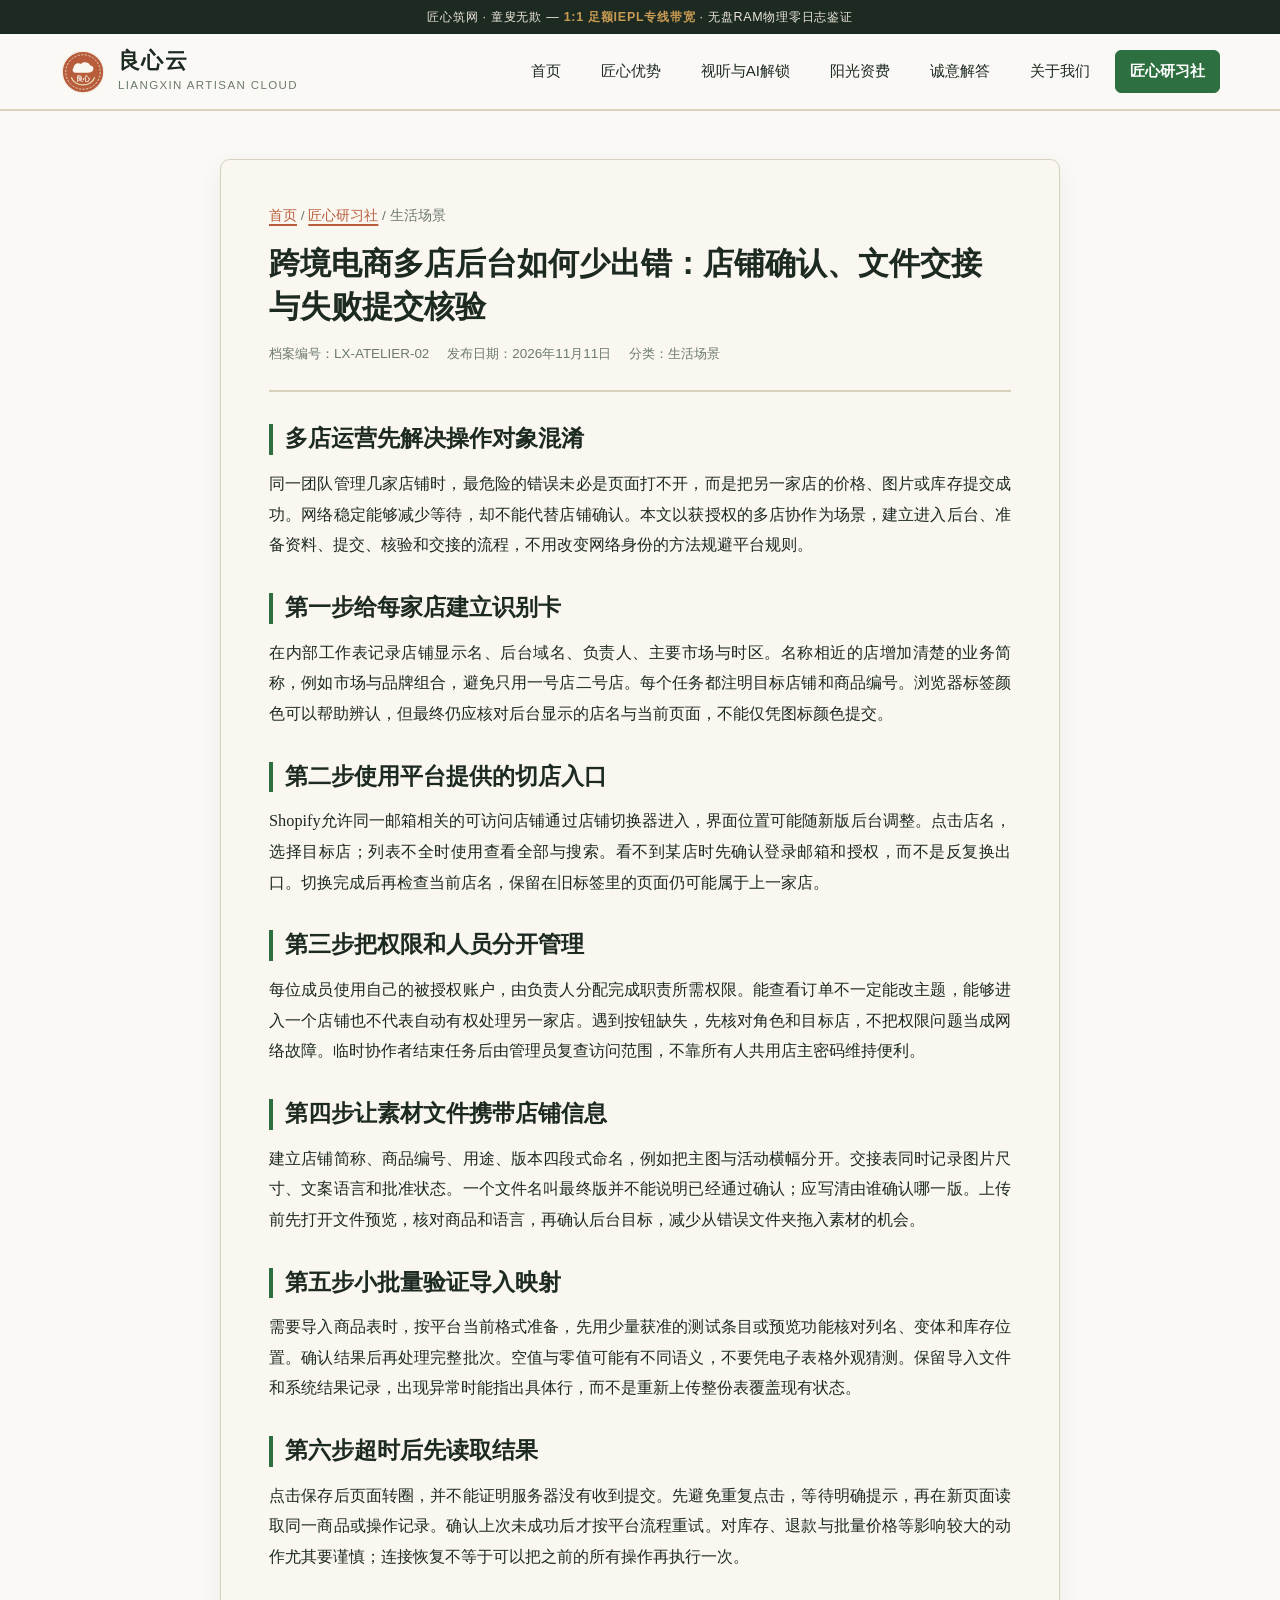
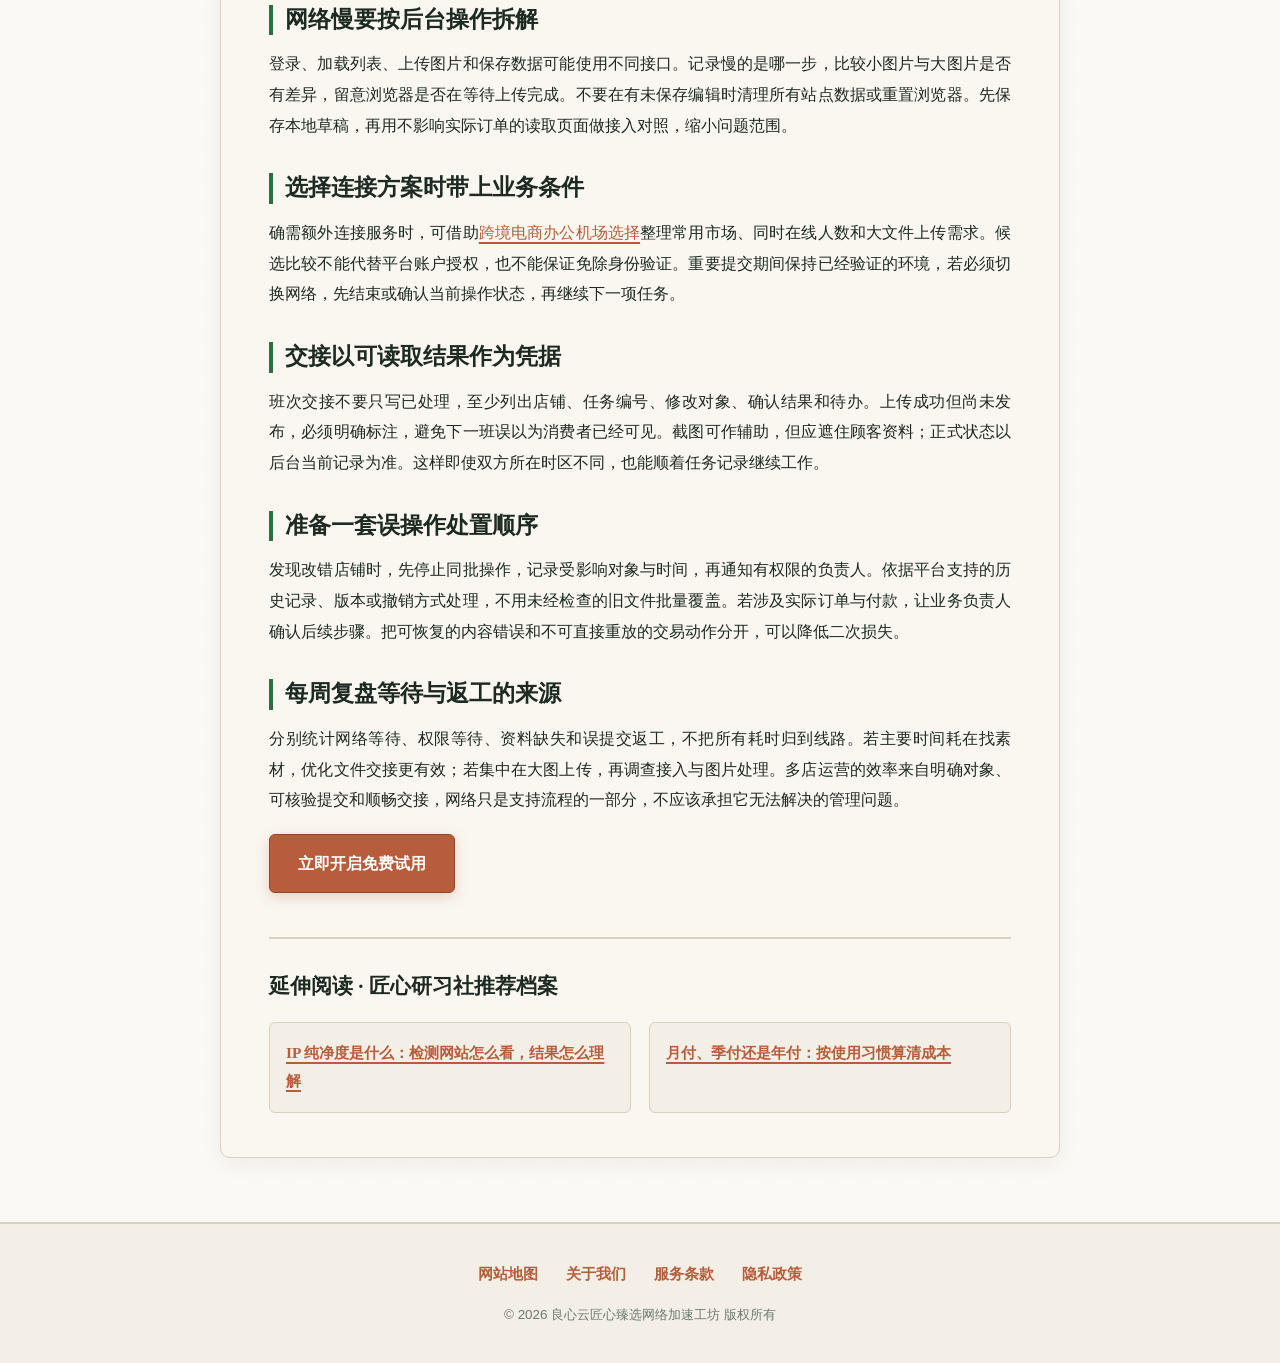
<file: cross-border-ecommerce-multi-store-ops.html>
<!DOCTYPE html>

<html lang="zh-CN">
<head>
<meta charset="utf-8"/>
<meta content="width=device-width, initial-scale=1.0" name="viewport"/>
<title>跨境电商多店后台如何少出错：店铺确认、文件交接与失败提交核验</title>
<meta content="跨境电商多店后台如何少出错：店铺确认、文件交接与失败提交核验，提供逐项核查、实际操作和结果解释，帮助读者按自身使用条件作判断。" name="description"/>
<meta content="跨境电商网络,Amazon卖家防关联,Shopify独立站加速,纯净原生IP,低延迟专线,良心云" name="keywords"/>
<link href="https://liangxin-yun.mom/cross-border-ecommerce-multi-store-ops.html" rel="canonical"/>
<link href="style.css" rel="stylesheet"/>
</head>
<body>
<header class="site-header">
<div class="header-topbar">
      匠心筑网 · 童叟无欺 — <span>1:1 足额IEPL专线带宽</span> · 无盘RAM物理零日志鉴证
    </div>
<div class="container header-inner">
<a aria-label="良心云首页" class="brand-logo" href="index.html">
<svg aria-label="良心云匠心火漆印章与草本云纹标志" role="img" viewbox="0 0 64 64">
<circle cx="32" cy="32" fill="#B85D3B" r="29" stroke="#F3EFE6" stroke-width="2"></circle>
<circle cx="32" cy="32" fill="none" r="24" stroke="#FAF7F0" stroke-dasharray="3 2" stroke-width="1"></circle>
<path d="M16 40 C18 46, 25 50, 32 50 C39 50, 46 46, 48 40" fill="none" stroke="#E9D8B4" stroke-linecap="round" stroke-width="1.8"></path>
<path d="M22 33 C18 33, 16 29, 19 26 C19 21, 25 18, 29 21 C32 17, 40 18, 42 23 C46 23, 48 27, 45 31 C44 32, 42 33, 39 33 Z" fill="#FAF7F0"></path>
<text fill="#FAF7F0" font-family="Songti SC, serif" font-size="10" font-weight="700" text-anchor="middle" x="32" y="45">良心</text>
</svg>
<div class="brand-text-wrap">
<span class="brand-title">良心云</span>
<span class="brand-subtitle">LIANGXIN ARTISAN CLOUD</span>
</div>
</a>
<nav aria-label="主导航" class="main-nav">
<a href="index.html">首页</a>
<a href="index.html#advantages">匠心优势</a>
<a href="index.html#streaming">视听与AI解锁</a>
<a href="index.html#pricing">阳光资费</a>
<a href="index.html#faq">诚意解答</a>
<a href="about.html">关于我们</a>
<a class="nav-atelier active" href="craft-atelier.html">匠心研习社</a>
</nav>
</div>
</header>
<main>
<article class="article-wrapper">
<header class="article-header">
<div class="article-breadcrumb"><a href="index.html">首页</a> / <a href="craft-atelier.html">匠心研习社</a> / 生活场景</div>
<h1>跨境电商多店后台如何少出错：店铺确认、文件交接与失败提交核验</h1>
<div class="article-byline">
<span>档案编号：LX-ATELIER-02</span>
<span>发布日期：2026年11月11日</span>
<span>分类：生活场景</span>
</div>
</header>
<div class="article-body"><div data-swc-article-body="2026-11-16"><h2>多店运营先解决操作对象混淆</h2><p>同一团队管理几家店铺时，最危险的错误未必是页面打不开，而是把另一家店的价格、图片或库存提交成功。网络稳定能够减少等待，却不能代替店铺确认。本文以获授权的多店协作为场景，建立进入后台、准备资料、提交、核验和交接的流程，不用改变网络身份的方法规避平台规则。</p><h2>第一步给每家店建立识别卡</h2><p>在内部工作表记录店铺显示名、后台域名、负责人、主要市场与时区。名称相近的店增加清楚的业务简称，例如市场与品牌组合，避免只用一号店二号店。每个任务都注明目标店铺和商品编号。浏览器标签颜色可以帮助辨认，但最终仍应核对后台显示的店名与当前页面，不能仅凭图标颜色提交。</p><h2>第二步使用平台提供的切店入口</h2><p>Shopify允许同一邮箱相关的可访问店铺通过店铺切换器进入，界面位置可能随新版后台调整。点击店名，选择目标店；列表不全时使用查看全部与搜索。看不到某店时先确认登录邮箱和授权，而不是反复换出口。切换完成后再检查当前店名，保留在旧标签里的页面仍可能属于上一家店。</p><h2>第三步把权限和人员分开管理</h2><p>每位成员使用自己的被授权账户，由负责人分配完成职责所需权限。能查看订单不一定能改主题，能够进入一个店铺也不代表自动有权处理另一家店。遇到按钮缺失，先核对角色和目标店，不把权限问题当成网络故障。临时协作者结束任务后由管理员复查访问范围，不靠所有人共用店主密码维持便利。</p><h2>第四步让素材文件携带店铺信息</h2><p>建立店铺简称、商品编号、用途、版本四段式命名，例如把主图与活动横幅分开。交接表同时记录图片尺寸、文案语言和批准状态。一个文件名叫最终版并不能说明已经通过确认；应写清由谁确认哪一版。上传前先打开文件预览，核对商品和语言，再确认后台目标，减少从错误文件夹拖入素材的机会。</p><h2>第五步小批量验证导入映射</h2><p>需要导入商品表时，按平台当前格式准备，先用少量获准的测试条目或预览功能核对列名、变体和库存位置。确认结果后再处理完整批次。空值与零值可能有不同语义，不要凭电子表格外观猜测。保留导入文件和系统结果记录，出现异常时能指出具体行，而不是重新上传整份表覆盖现有状态。</p><h2>第六步超时后先读取结果</h2><p>点击保存后页面转圈，并不能证明服务器没有收到提交。先避免重复点击，等待明确提示，再在新页面读取同一商品或操作记录。确认上次未成功后才按平台流程重试。对库存、退款与批量价格等影响较大的动作尤其要谨慎；连接恢复不等于可以把之前的所有操作再执行一次。</p><h2>网络慢要按后台操作拆解</h2><p>登录、加载列表、上传图片和保存数据可能使用不同接口。记录慢的是哪一步，比较小图片与大图片是否有差异，留意浏览器是否在等待上传完成。不要在有未保存编辑时清理所有站点数据或重置浏览器。先保存本地草稿，再用不影响实际订单的读取页面做接入对照，缩小问题范围。</p><h2>选择连接方案时带上业务条件</h2><p>确需额外连接服务时，可借助<a href="https://dajichang.mom/">跨境电商办公机场选择</a>整理常用市场、同时在线人数和大文件上传需求。候选比较不能代替平台账户授权，也不能保证免除身份验证。重要提交期间保持已经验证的环境，若必须切换网络，先结束或确认当前操作状态，再继续下一项任务。</p><h2>交接以可读取结果作为凭据</h2><p>班次交接不要只写已处理，至少列出店铺、任务编号、修改对象、确认结果和待办。上传成功但尚未发布，必须明确标注，避免下一班误以为消费者已经可见。截图可作辅助，但应遮住顾客资料；正式状态以后台当前记录为准。这样即使双方所在时区不同，也能顺着任务记录继续工作。</p><h2>准备一套误操作处置顺序</h2><p>发现改错店铺时，先停止同批操作，记录受影响对象与时间，再通知有权限的负责人。依据平台支持的历史记录、版本或撤销方式处理，不用未经检查的旧文件批量覆盖。若涉及实际订单与付款，让业务负责人确认后续步骤。把可恢复的内容错误和不可直接重放的交易动作分开，可以降低二次损失。</p><h2>每周复盘等待与返工的来源</h2><p>分别统计网络等待、权限等待、资料缺失和误提交返工，不把所有耗时归到线路。若主要时间耗在找素材，优化文件交接更有效；若集中在大图上传，再调查接入与图片处理。多店运营的效率来自明确对象、可核验提交和顺畅交接，网络只是支持流程的一部分，不应该承担它无法解决的管理问题。</p></div><div class="article-original-promotion"><a class="btn-primary" href="https://ww012.twilightaff.com/#/?code=A56DH1Af" rel="nofollow" target="_blank">立即开启免费试用</a></div></div>
<section class="related-section">
<h2>延伸阅读 · 匠心研习社推荐档案</h2>
<div class="related-grid">
<div class="related-item">
<a href="ip-purity-fraud-score-detection.html">IP 纯净度是什么：检测网站怎么看，结果怎么理解</a>
</div>
<div class="related-item">
<a href="annual-subscription-value-comparison.html">月付、季付还是年付：按使用习惯算清成本</a>
</div>
</div>
</section>
</article>
</main>
<footer class="site-footer">
<div class="container footer-inner">
<nav aria-label="页脚导航" class="footer-links">
<a href="sitemap.html">网站地图</a>
<a href="about.html">关于我们</a>
<a href="terms.html">服务条款</a>
<a href="privacy.html">隐私政策</a>
</nav>
<p class="footer-copy">© 2026 良心云匠心臻选网络加速工坊 版权所有</p>
</div>
</footer>
</body>
</html>
</file>
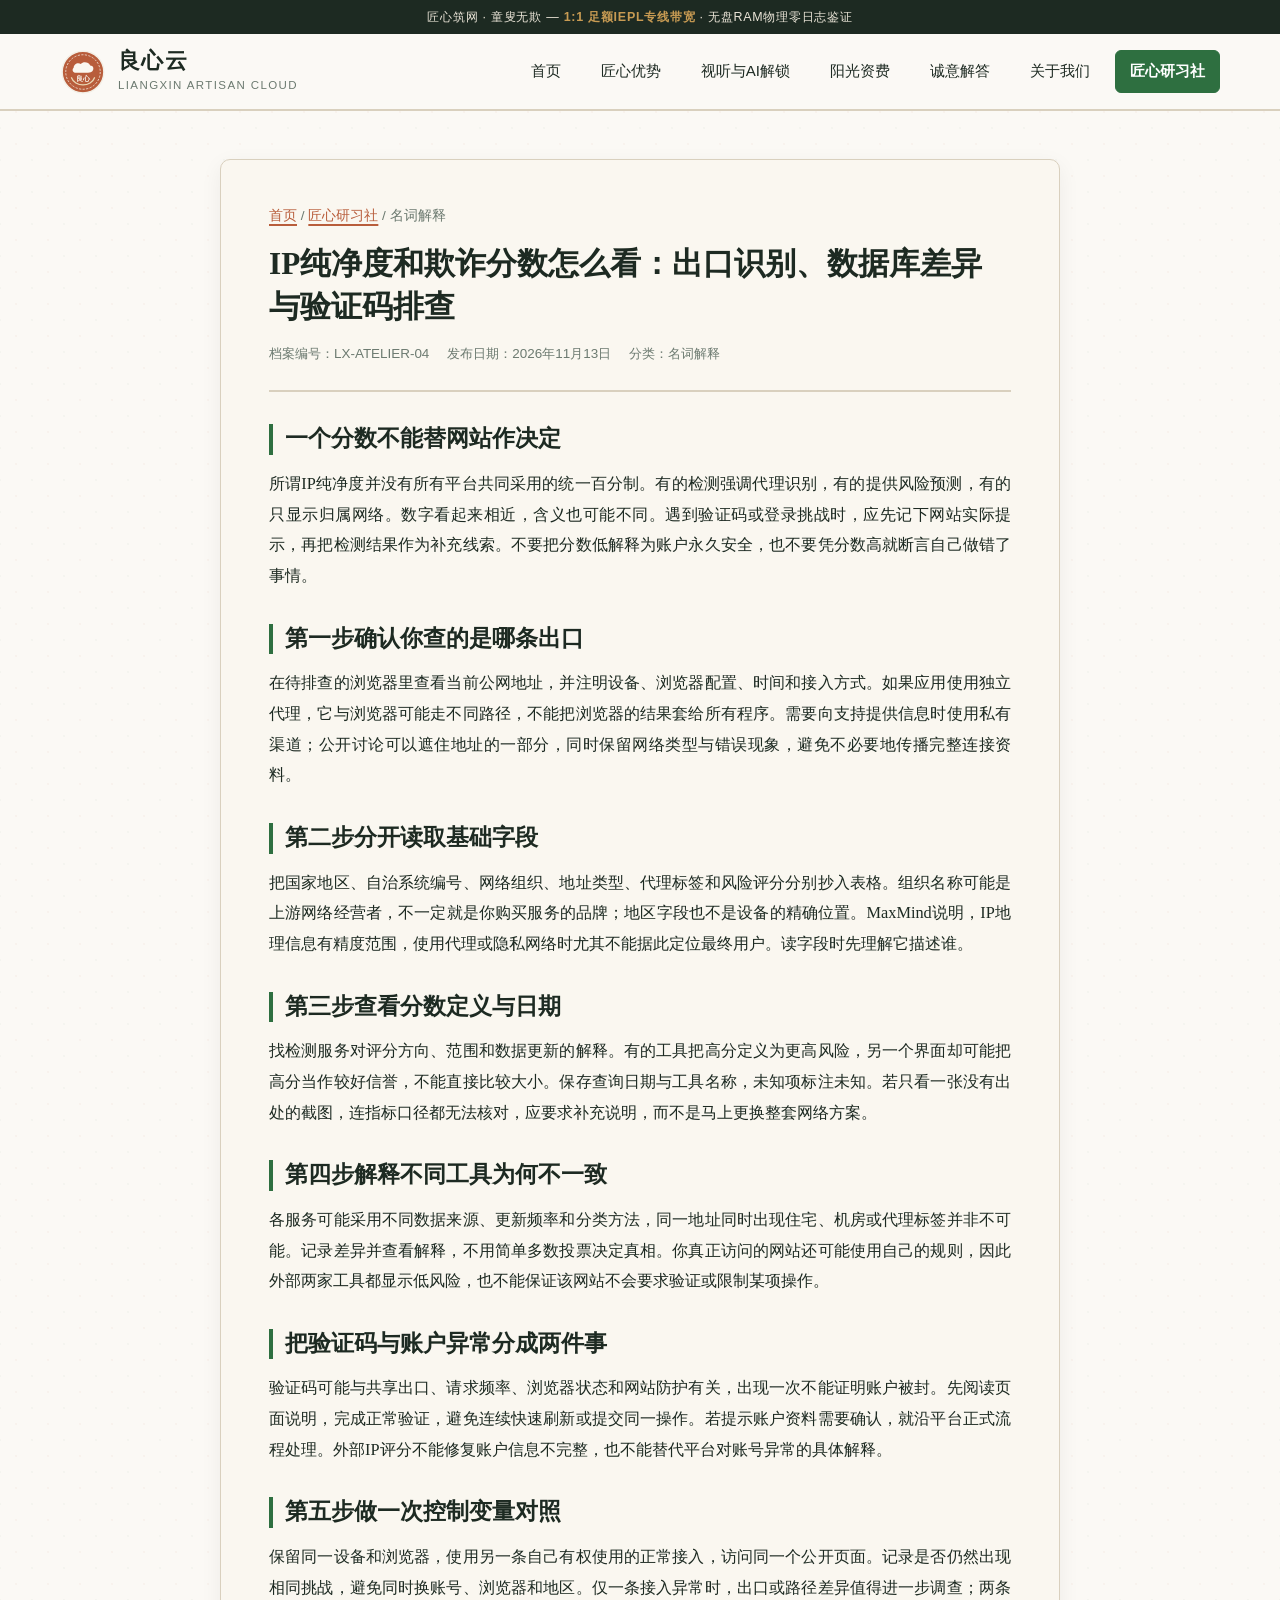
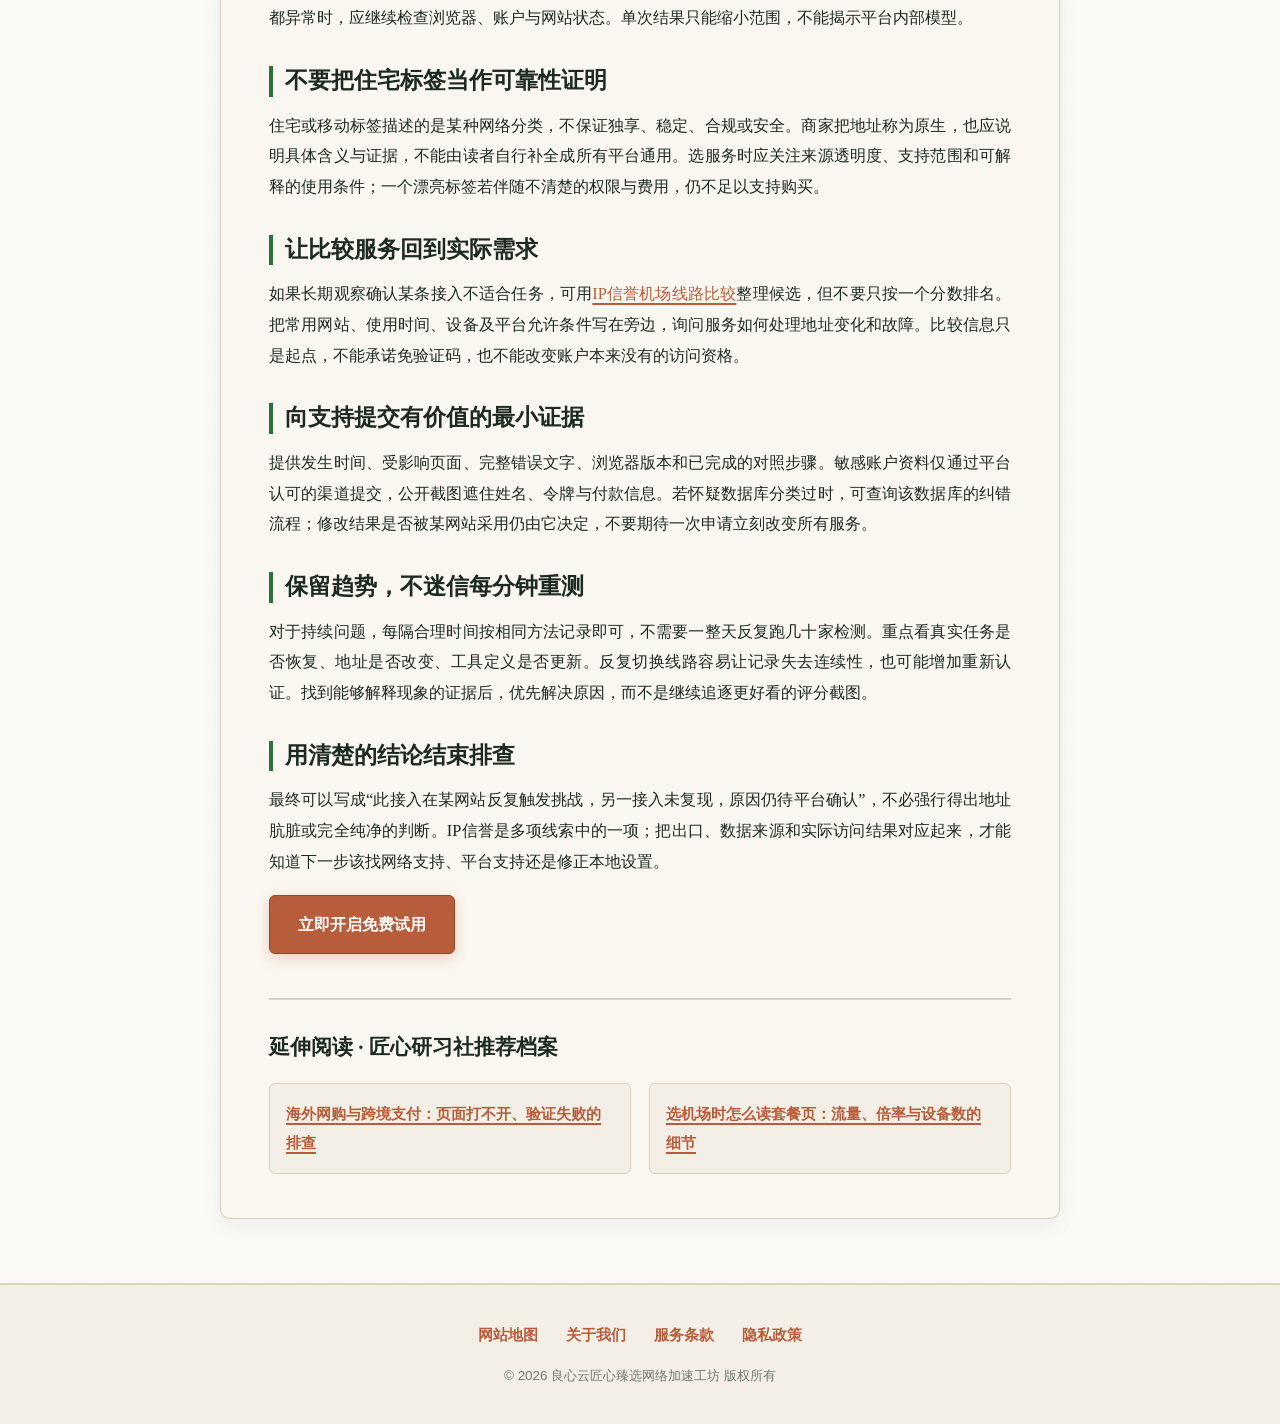
<file: ip-purity-fraud-score-detection.html>
<!DOCTYPE html>

<html lang="zh-CN">
<head>
<meta charset="utf-8"/>
<meta content="width=device-width, initial-scale=1.0" name="viewport"/>
<title>IP纯净度和欺诈分数怎么看：出口识别、数据库差异与验证码排查</title>
<meta content="IP纯净度和欺诈分数怎么看：出口识别、数据库差异与验证码排查，提供逐项核查、实际操作和结果解释，帮助读者按自身使用条件作判断。" name="description"/>
<meta content="IP纯净度,欺诈分值,原生IP检测,验证码风控,ASN属性,良心云" name="keywords"/>
<link href="https://liangxin-yun.mom/ip-purity-fraud-score-detection.html" rel="canonical"/>
<link href="style.css" rel="stylesheet"/>
</head>
<body>
<header class="site-header">
<div class="header-topbar">
      匠心筑网 · 童叟无欺 — <span>1:1 足额IEPL专线带宽</span> · 无盘RAM物理零日志鉴证
    </div>
<div class="container header-inner">
<a aria-label="良心云首页" class="brand-logo" href="index.html">
<svg aria-label="良心云匠心火漆印章与草本云纹标志" role="img" viewbox="0 0 64 64">
<circle cx="32" cy="32" fill="#B85D3B" r="29" stroke="#F3EFE6" stroke-width="2"></circle>
<circle cx="32" cy="32" fill="none" r="24" stroke="#FAF7F0" stroke-dasharray="3 2" stroke-width="1"></circle>
<path d="M16 40 C18 46, 25 50, 32 50 C39 50, 46 46, 48 40" fill="none" stroke="#E9D8B4" stroke-linecap="round" stroke-width="1.8"></path>
<path d="M22 33 C18 33, 16 29, 19 26 C19 21, 25 18, 29 21 C32 17, 40 18, 42 23 C46 23, 48 27, 45 31 C44 32, 42 33, 39 33 Z" fill="#FAF7F0"></path>
<text fill="#FAF7F0" font-family="Songti SC, serif" font-size="10" font-weight="700" text-anchor="middle" x="32" y="45">良心</text>
</svg>
<div class="brand-text-wrap">
<span class="brand-title">良心云</span>
<span class="brand-subtitle">LIANGXIN ARTISAN CLOUD</span>
</div>
</a>
<nav aria-label="主导航" class="main-nav">
<a href="index.html">首页</a>
<a href="index.html#advantages">匠心优势</a>
<a href="index.html#streaming">视听与AI解锁</a>
<a href="index.html#pricing">阳光资费</a>
<a href="index.html#faq">诚意解答</a>
<a href="about.html">关于我们</a>
<a class="nav-atelier active" href="craft-atelier.html">匠心研习社</a>
</nav>
</div>
</header>
<main>
<article class="article-wrapper">
<header class="article-header">
<div class="article-breadcrumb"><a href="index.html">首页</a> / <a href="craft-atelier.html">匠心研习社</a> / 名词解释</div>
<h1>IP纯净度和欺诈分数怎么看：出口识别、数据库差异与验证码排查</h1>
<div class="article-byline">
<span>档案编号：LX-ATELIER-04</span>
<span>发布日期：2026年11月13日</span>
<span>分类：名词解释</span>
</div>
</header>
<div class="article-body"><div data-swc-article-body="2026-11-16"><h2>一个分数不能替网站作决定</h2><p>所谓IP纯净度并没有所有平台共同采用的统一百分制。有的检测强调代理识别，有的提供风险预测，有的只显示归属网络。数字看起来相近，含义也可能不同。遇到验证码或登录挑战时，应先记下网站实际提示，再把检测结果作为补充线索。不要把分数低解释为账户永久安全，也不要凭分数高就断言自己做错了事情。</p><h2>第一步确认你查的是哪条出口</h2><p>在待排查的浏览器里查看当前公网地址，并注明设备、浏览器配置、时间和接入方式。如果应用使用独立代理，它与浏览器可能走不同路径，不能把浏览器的结果套给所有程序。需要向支持提供信息时使用私有渠道；公开讨论可以遮住地址的一部分，同时保留网络类型与错误现象，避免不必要地传播完整连接资料。</p><h2>第二步分开读取基础字段</h2><p>把国家地区、自治系统编号、网络组织、地址类型、代理标签和风险评分分别抄入表格。组织名称可能是上游网络经营者，不一定就是你购买服务的品牌；地区字段也不是设备的精确位置。MaxMind说明，IP地理信息有精度范围，使用代理或隐私网络时尤其不能据此定位最终用户。读字段时先理解它描述谁。</p><h2>第三步查看分数定义与日期</h2><p>找检测服务对评分方向、范围和数据更新的解释。有的工具把高分定义为更高风险，另一个界面却可能把高分当作较好信誉，不能直接比较大小。保存查询日期与工具名称，未知项标注未知。若只看一张没有出处的截图，连指标口径都无法核对，应要求补充说明，而不是马上更换整套网络方案。</p><h2>第四步解释不同工具为何不一致</h2><p>各服务可能采用不同数据来源、更新频率和分类方法，同一地址同时出现住宅、机房或代理标签并非不可能。记录差异并查看解释，不用简单多数投票决定真相。你真正访问的网站还可能使用自己的规则，因此外部两家工具都显示低风险，也不能保证该网站不会要求验证或限制某项操作。</p><h2>把验证码与账户异常分成两件事</h2><p>验证码可能与共享出口、请求频率、浏览器状态和网站防护有关，出现一次不能证明账户被封。先阅读页面说明，完成正常验证，避免连续快速刷新或提交同一操作。若提示账户资料需要确认，就沿平台正式流程处理。外部IP评分不能修复账户信息不完整，也不能替代平台对账号异常的具体解释。</p><h2>第五步做一次控制变量对照</h2><p>保留同一设备和浏览器，使用另一条自己有权使用的正常接入，访问同一个公开页面。记录是否仍然出现相同挑战，避免同时换账号、浏览器和地区。仅一条接入异常时，出口或路径差异值得进一步调查；两条都异常时，应继续检查浏览器、账户与网站状态。单次结果只能缩小范围，不能揭示平台内部模型。</p><h2>不要把住宅标签当作可靠性证明</h2><p>住宅或移动标签描述的是某种网络分类，不保证独享、稳定、合规或安全。商家把地址称为原生，也应说明具体含义与证据，不能由读者自行补全成所有平台通用。选服务时应关注来源透明度、支持范围和可解释的使用条件；一个漂亮标签若伴随不清楚的权限与费用，仍不足以支持购买。</p><h2>让比较服务回到实际需求</h2><p>如果长期观察确认某条接入不适合任务，可用<a href="https://dajichang.mom/">IP信誉机场线路比较</a>整理候选，但不要只按一个分数排名。把常用网站、使用时间、设备及平台允许条件写在旁边，询问服务如何处理地址变化和故障。比较信息只是起点，不能承诺免验证码，也不能改变账户本来没有的访问资格。</p><h2>向支持提交有价值的最小证据</h2><p>提供发生时间、受影响页面、完整错误文字、浏览器版本和已完成的对照步骤。敏感账户资料仅通过平台认可的渠道提交，公开截图遮住姓名、令牌与付款信息。若怀疑数据库分类过时，可查询该数据库的纠错流程；修改结果是否被某网站采用仍由它决定，不要期待一次申请立刻改变所有服务。</p><h2>保留趋势，不迷信每分钟重测</h2><p>对于持续问题，每隔合理时间按相同方法记录即可，不需要一整天反复跑几十家检测。重点看真实任务是否恢复、地址是否改变、工具定义是否更新。反复切换线路容易让记录失去连续性，也可能增加重新认证。找到能够解释现象的证据后，优先解决原因，而不是继续追逐更好看的评分截图。</p><h2>用清楚的结论结束排查</h2><p>最终可以写成“此接入在某网站反复触发挑战，另一接入未复现，原因仍待平台确认”，不必强行得出地址肮脏或完全纯净的判断。IP信誉是多项线索中的一项；把出口、数据来源和实际访问结果对应起来，才能知道下一步该找网络支持、平台支持还是修正本地设置。</p></div><div class="article-original-promotion"><a class="btn-primary" href="https://ww012.twilightaff.com/#/?code=A56DH1Af" rel="nofollow" target="_blank">立即开启免费试用</a></div></div>
<section class="related-section">
<h2>延伸阅读 · 匠心研习社推荐档案</h2>
<div class="related-grid">
<div class="related-item">
<a href="cross-border-ecommerce-multi-store-ops.html">海外网购与跨境支付：页面打不开、验证失败的排查</a>
</div>
<div class="related-item">
<a href="liangxin-craftsmanship-service-review.html">选机场时怎么读套餐页：流量、倍率与设备数的细节</a>
</div>
</div>
</section>
</article>
</main>
<footer class="site-footer">
<div class="container footer-inner">
<nav aria-label="页脚导航" class="footer-links">
<a href="sitemap.html">网站地图</a>
<a href="about.html">关于我们</a>
<a href="terms.html">服务条款</a>
<a href="privacy.html">隐私政策</a>
</nav>
<p class="footer-copy">© 2026 良心云匠心臻选网络加速工坊 版权所有</p>
</div>
</footer>
</body>
</html>
</file>
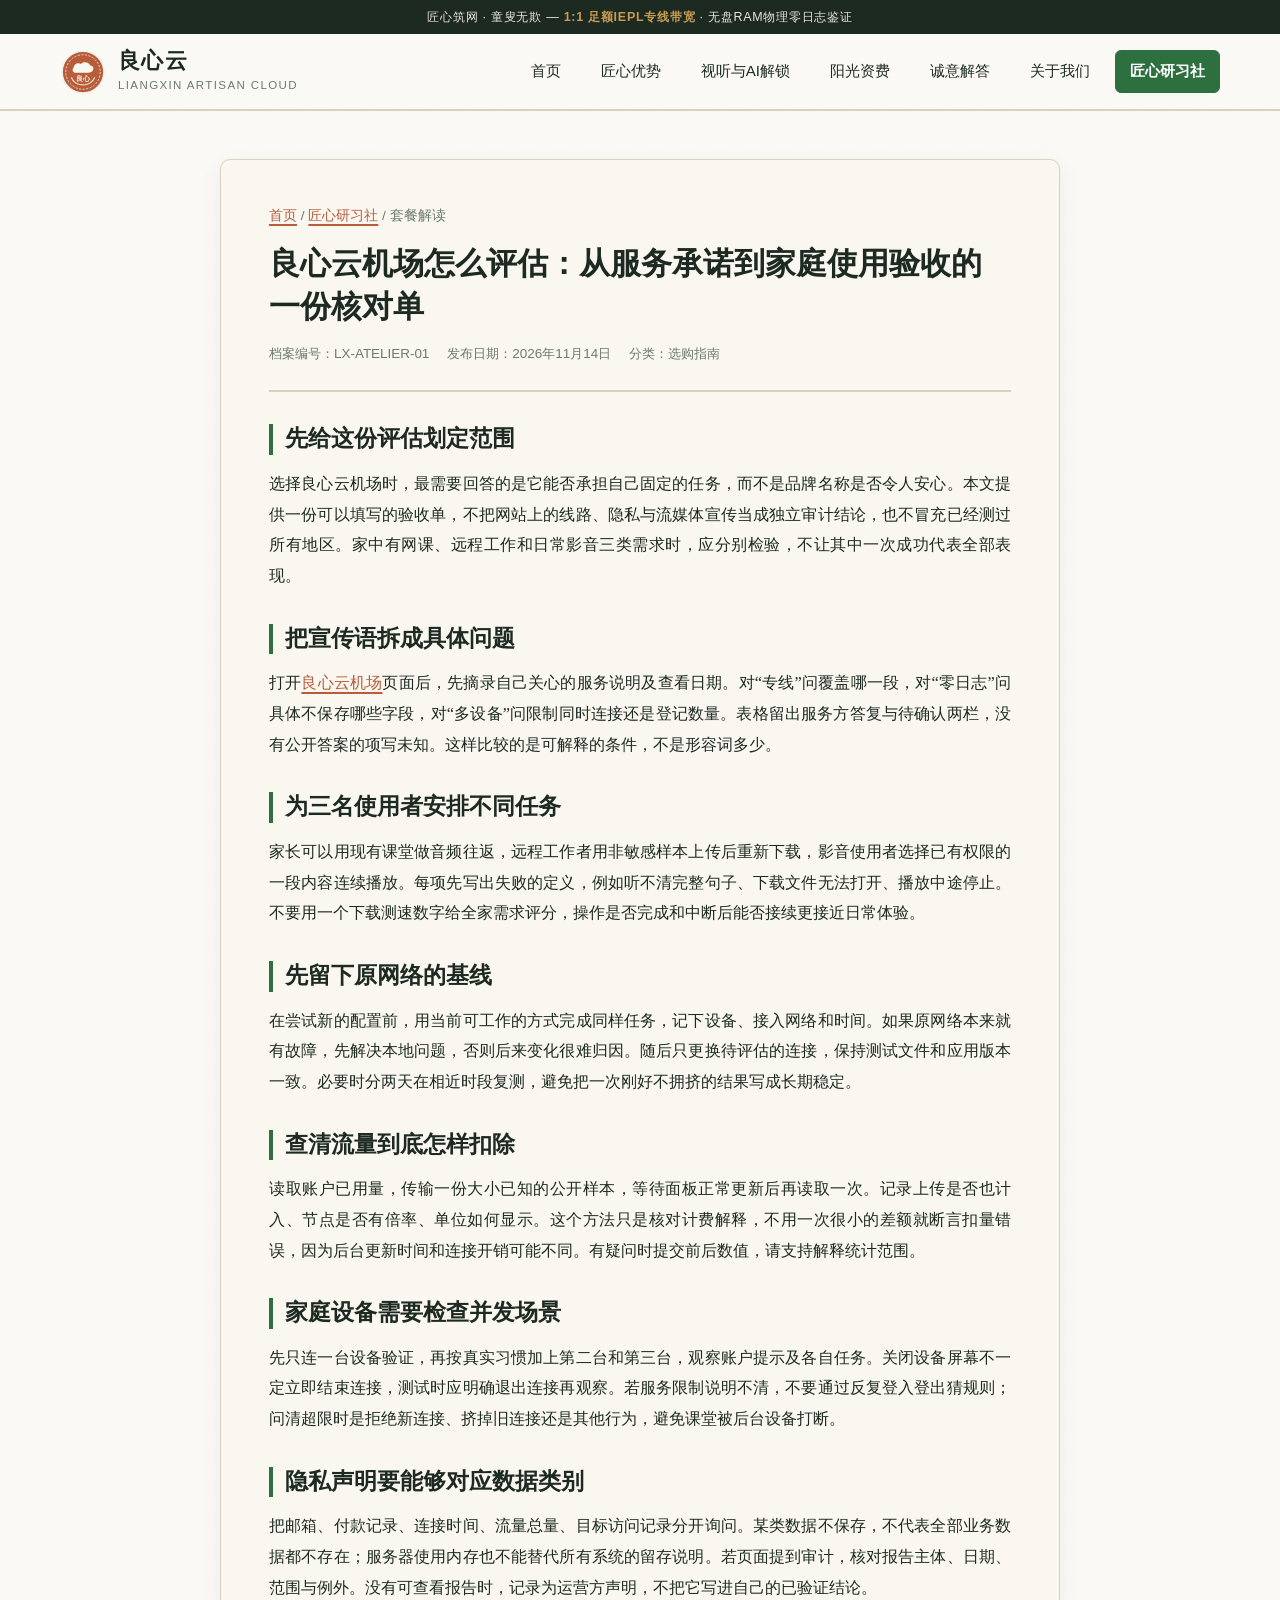
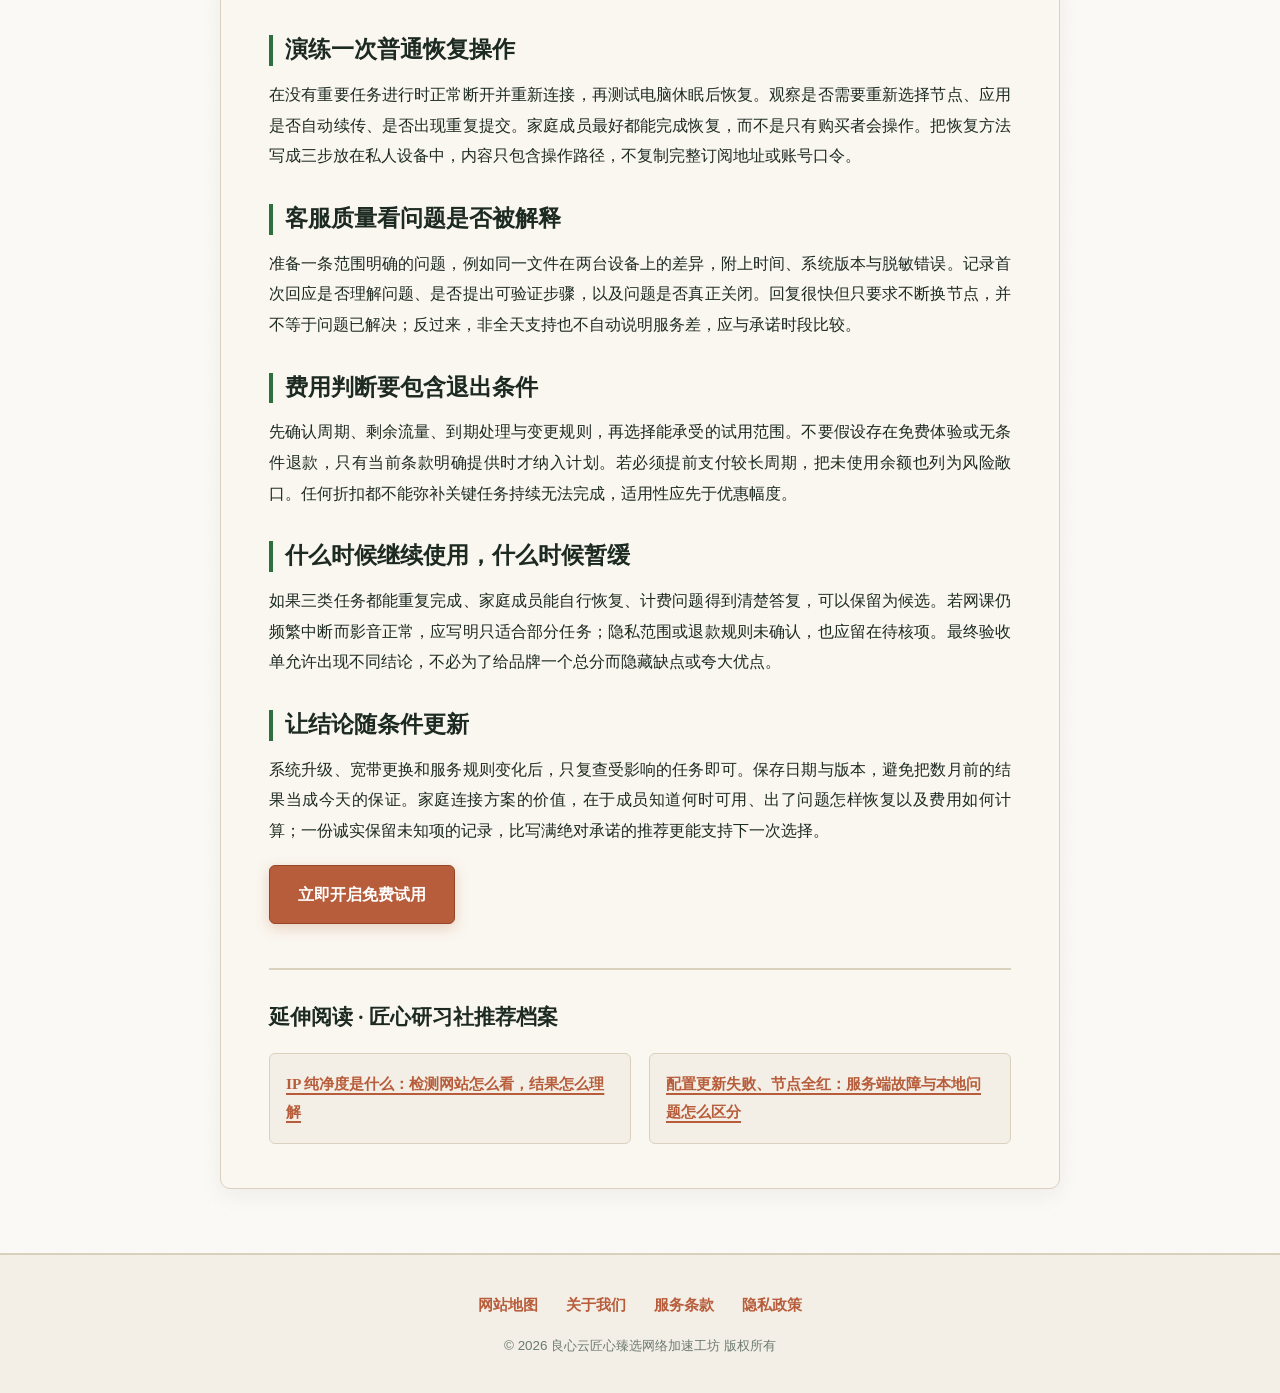
<file: liangxin-craftsmanship-service-review.html>
<!DOCTYPE html>

<html lang="zh-CN">
<head>
<meta charset="utf-8"/>
<meta content="width=device-width, initial-scale=1.0" name="viewport"/>
<title>良心云机场怎么评估：从服务承诺到家庭使用验收的一份核对单</title>
<meta content="良心云机场怎么评估：从服务承诺到家庭使用验收的一份核对单，提供逐项核查、实际操作和结果解释，帮助读者按自身使用条件作判断。" name="description"/>
<meta content="良心云,原生IP,零日志架构,IEPL专线,网络加速调研,机场推荐" name="keywords"/>
<link href="https://liangxin-yun.mom/liangxin-craftsmanship-service-review.html" rel="canonical"/>
<link href="style.css" rel="stylesheet"/>
</head>
<body>
<header class="site-header">
<div class="header-topbar">
      匠心筑网 · 童叟无欺 — <span>1:1 足额IEPL专线带宽</span> · 无盘RAM物理零日志鉴证
    </div>
<div class="container header-inner">
<a aria-label="良心云首页" class="brand-logo" href="index.html">
<svg aria-label="良心云匠心火漆印章与草本云纹标志" role="img" viewbox="0 0 64 64">
<circle cx="32" cy="32" fill="#B85D3B" r="29" stroke="#F3EFE6" stroke-width="2"></circle>
<circle cx="32" cy="32" fill="none" r="24" stroke="#FAF7F0" stroke-dasharray="3 2" stroke-width="1"></circle>
<path d="M16 40 C18 46, 25 50, 32 50 C39 50, 46 46, 48 40" fill="none" stroke="#E9D8B4" stroke-linecap="round" stroke-width="1.8"></path>
<path d="M22 33 C18 33, 16 29, 19 26 C19 21, 25 18, 29 21 C32 17, 40 18, 42 23 C46 23, 48 27, 45 31 C44 32, 42 33, 39 33 Z" fill="#FAF7F0"></path>
<text fill="#FAF7F0" font-family="Songti SC, serif" font-size="10" font-weight="700" text-anchor="middle" x="32" y="45">良心</text>
</svg>
<div class="brand-text-wrap">
<span class="brand-title">良心云</span>
<span class="brand-subtitle">LIANGXIN ARTISAN CLOUD</span>
</div>
</a>
<nav aria-label="主导航" class="main-nav">
<a href="index.html">首页</a>
<a href="index.html#advantages">匠心优势</a>
<a href="index.html#streaming">视听与AI解锁</a>
<a href="index.html#pricing">阳光资费</a>
<a href="index.html#faq">诚意解答</a>
<a href="about.html">关于我们</a>
<a class="nav-atelier active" href="craft-atelier.html">匠心研习社</a>
</nav>
</div>
</header>
<main>
<article class="article-wrapper">
<header class="article-header">
<div class="article-breadcrumb"><a href="index.html">首页</a> / <a href="craft-atelier.html">匠心研习社</a> / 套餐解读</div>
<h1>良心云机场怎么评估：从服务承诺到家庭使用验收的一份核对单</h1>
<div class="article-byline">
<span>档案编号：LX-ATELIER-01</span>
<span>发布日期：2026年11月14日</span>
<span>分类：选购指南</span>
</div>
</header>
<div class="article-body"><div data-swc-article-body="2026-11-16"><h2>先给这份评估划定范围</h2><p>选择良心云机场时，最需要回答的是它能否承担自己固定的任务，而不是品牌名称是否令人安心。本文提供一份可以填写的验收单，不把网站上的线路、隐私与流媒体宣传当成独立审计结论，也不冒充已经测过所有地区。家中有网课、远程工作和日常影音三类需求时，应分别检验，不让其中一次成功代表全部表现。</p><h2>把宣传语拆成具体问题</h2><p>打开<a href="https://liangxin-yun.mom/">良心云机场</a>页面后，先摘录自己关心的服务说明及查看日期。对“专线”问覆盖哪一段，对“零日志”问具体不保存哪些字段，对“多设备”问限制同时连接还是登记数量。表格留出服务方答复与待确认两栏，没有公开答案的项写未知。这样比较的是可解释的条件，不是形容词多少。</p><h2>为三名使用者安排不同任务</h2><p>家长可以用现有课堂做音频往返，远程工作者用非敏感样本上传后重新下载，影音使用者选择已有权限的一段内容连续播放。每项先写出失败的定义，例如听不清完整句子、下载文件无法打开、播放中途停止。不要用一个下载测速数字给全家需求评分，操作是否完成和中断后能否接续更接近日常体验。</p><h2>先留下原网络的基线</h2><p>在尝试新的配置前，用当前可工作的方式完成同样任务，记下设备、接入网络和时间。如果原网络本来就有故障，先解决本地问题，否则后来变化很难归因。随后只更换待评估的连接，保持测试文件和应用版本一致。必要时分两天在相近时段复测，避免把一次刚好不拥挤的结果写成长期稳定。</p><h2>查清流量到底怎样扣除</h2><p>读取账户已用量，传输一份大小已知的公开样本，等待面板正常更新后再读取一次。记录上传是否也计入、节点是否有倍率、单位如何显示。这个方法只是核对计费解释，不用一次很小的差额就断言扣量错误，因为后台更新时间和连接开销可能不同。有疑问时提交前后数值，请支持解释统计范围。</p><h2>家庭设备需要检查并发场景</h2><p>先只连一台设备验证，再按真实习惯加上第二台和第三台，观察账户提示及各自任务。关闭设备屏幕不一定立即结束连接，测试时应明确退出连接再观察。若服务限制说明不清，不要通过反复登入登出猜规则；问清超限时是拒绝新连接、挤掉旧连接还是其他行为，避免课堂被后台设备打断。</p><h2>隐私声明要能够对应数据类别</h2><p>把邮箱、付款记录、连接时间、流量总量、目标访问记录分开询问。某类数据不保存，不代表全部业务数据都不存在；服务器使用内存也不能替代所有系统的留存说明。若页面提到审计，核对报告主体、日期、范围与例外。没有可查看报告时，记录为运营方声明，不把它写进自己的已验证结论。</p><h2>演练一次普通恢复操作</h2><p>在没有重要任务进行时正常断开并重新连接，再测试电脑休眠后恢复。观察是否需要重新选择节点、应用是否自动续传、是否出现重复提交。家庭成员最好都能完成恢复，而不是只有购买者会操作。把恢复方法写成三步放在私人设备中，内容只包含操作路径，不复制完整订阅地址或账号口令。</p><h2>客服质量看问题是否被解释</h2><p>准备一条范围明确的问题，例如同一文件在两台设备上的差异，附上时间、系统版本与脱敏错误。记录首次回应是否理解问题、是否提出可验证步骤，以及问题是否真正关闭。回复很快但只要求不断换节点，并不等于问题已解决；反过来，非全天支持也不自动说明服务差，应与承诺时段比较。</p><h2>费用判断要包含退出条件</h2><p>先确认周期、剩余流量、到期处理与变更规则，再选择能承受的试用范围。不要假设存在免费体验或无条件退款，只有当前条款明确提供时才纳入计划。若必须提前支付较长周期，把未使用余额也列为风险敞口。任何折扣都不能弥补关键任务持续无法完成，适用性应先于优惠幅度。</p><h2>什么时候继续使用，什么时候暂缓</h2><p>如果三类任务都能重复完成、家庭成员能自行恢复、计费问题得到清楚答复，可以保留为候选。若网课仍频繁中断而影音正常，应写明只适合部分任务；隐私范围或退款规则未确认，也应留在待核项。最终验收单允许出现不同结论，不必为了给品牌一个总分而隐藏缺点或夸大优点。</p><h2>让结论随条件更新</h2><p>系统升级、宽带更换和服务规则变化后，只复查受影响的任务即可。保存日期与版本，避免把数月前的结果当成今天的保证。家庭连接方案的价值，在于成员知道何时可用、出了问题怎样恢复以及费用如何计算；一份诚实保留未知项的记录，比写满绝对承诺的推荐更能支持下一次选择。</p></div><div class="article-original-promotion"><a class="btn-primary" href="https://ww012.twilightaff.com/#/?code=A56DH1Af" rel="nofollow" target="_blank">立即开启免费试用</a></div></div>
<section class="related-section">
<h2>延伸阅读 · 匠心研习社推荐档案</h2>
<div class="related-grid">
<div class="related-item">
<a href="ip-purity-fraud-score-detection.html">IP 纯净度是什么：检测网站怎么看，结果怎么理解</a>
</div>
<div class="related-item">
<a href="ram-disk-zero-log-server-architecture.html">配置更新失败、节点全红：服务端故障与本地问题怎么区分</a>
</div>
</div>
</section>
</article>
</main>
<footer class="site-footer">
<div class="container footer-inner">
<nav aria-label="页脚导航" class="footer-links">
<a href="sitemap.html">网站地图</a>
<a href="about.html">关于我们</a>
<a href="terms.html">服务条款</a>
<a href="privacy.html">隐私政策</a>
</nav>
<p class="footer-copy">© 2026 良心云匠心臻选网络加速工坊 版权所有</p>
</div>
</footer>
</body>
</html>
</file>
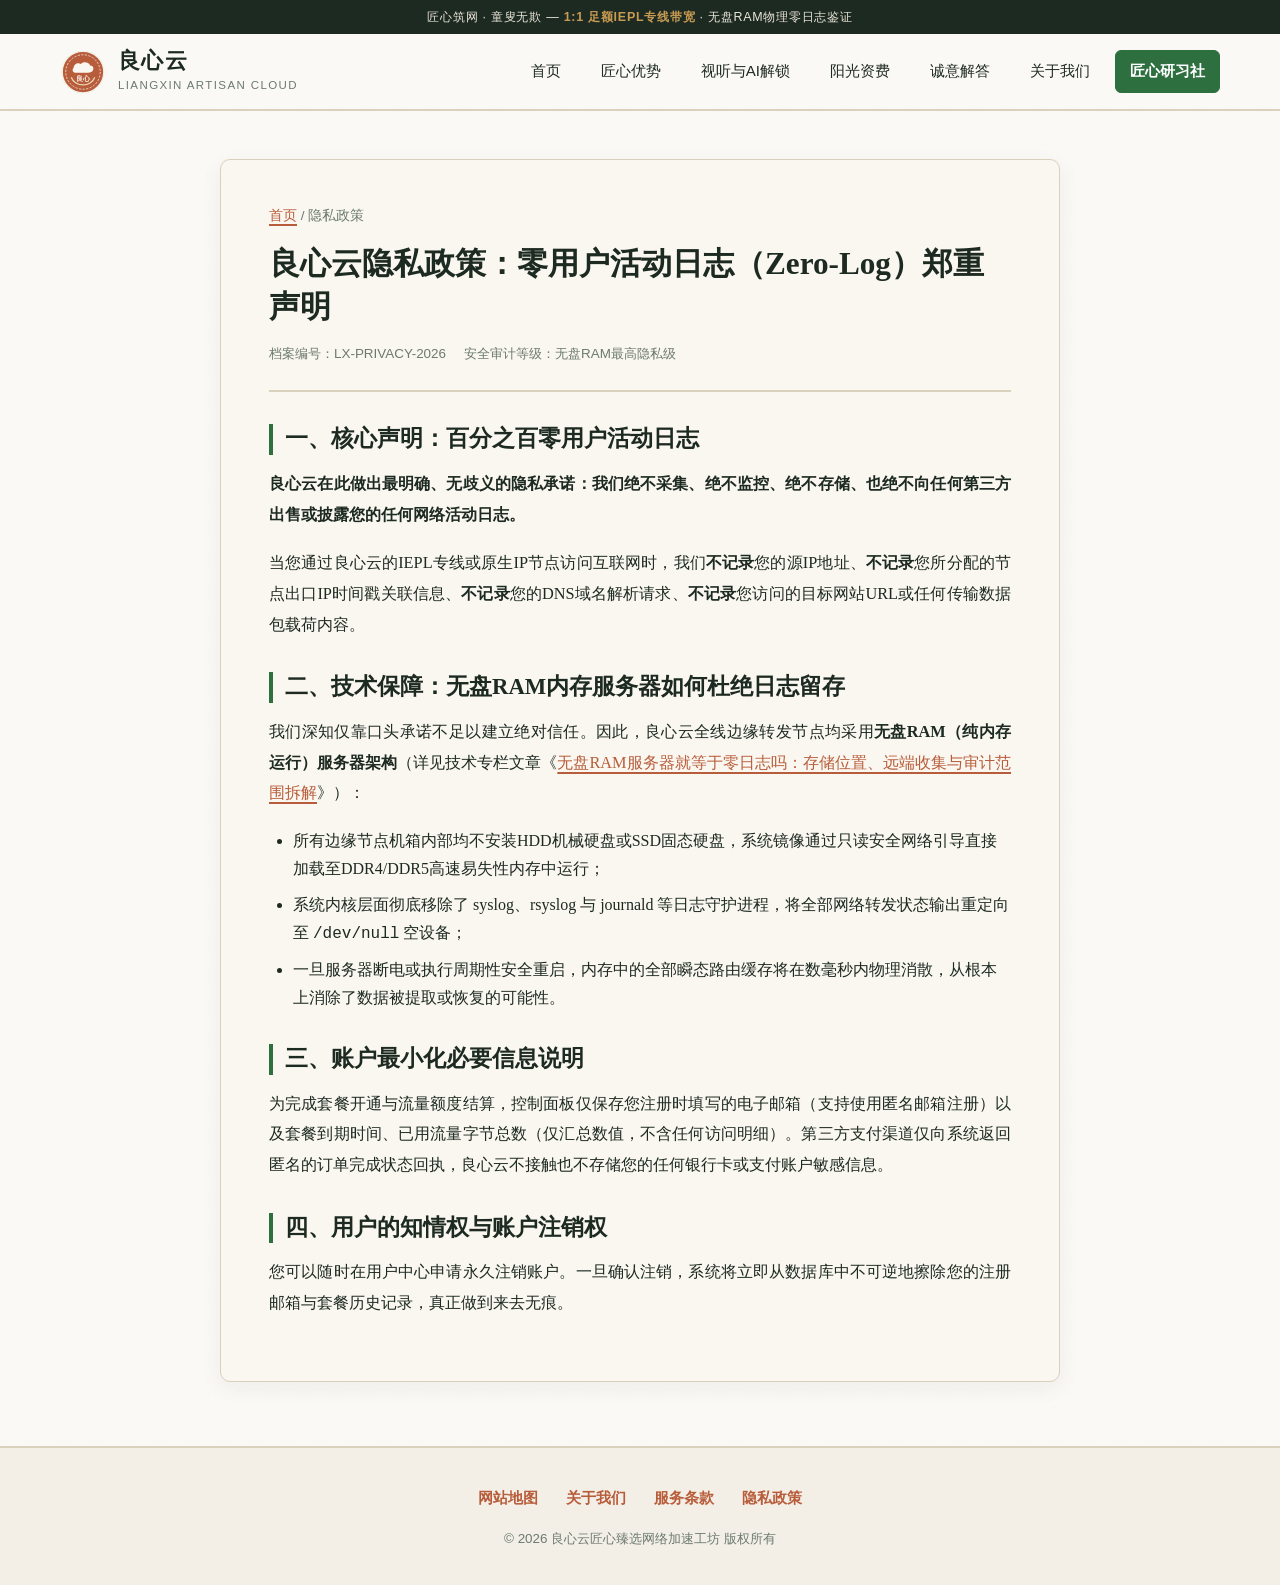
<file: privacy.html>
<!DOCTYPE html>

<html lang="zh-CN">
<head>
<meta charset="utf-8"/>
<meta content="width=device-width, initial-scale=1.0" name="viewport"/>
<title>隐私政策 - 良心云无盘RAM物理零日志承诺与数据安全声明</title>
<meta content="良心云隐私政策：明确声明绝不记录、不存储、不监控任何用户的网络访问历史、DNS查询记录与传输内容，采用无盘RAM服务器落实物理级零日志。" name="description"/>
<meta content="良心云隐私政策,零日志承诺,无盘RAM服务器,数据隐私保护" name="keywords"/>
<link href="https://liangxin-yun.mom/privacy.html" rel="canonical"/>
<link href="style.css" rel="stylesheet"/>
</head>
<body>
<header class="site-header">
<div class="header-topbar">
      匠心筑网 · 童叟无欺 — <span>1:1 足额IEPL专线带宽</span> · 无盘RAM物理零日志鉴证
    </div>
<div class="container header-inner">
<a aria-label="良心云首页" class="brand-logo" href="index.html">
<svg aria-label="良心云匠心火漆印章与草本云纹标志" role="img" viewbox="0 0 64 64">
<circle cx="32" cy="32" fill="#B85D3B" r="29" stroke="#F3EFE6" stroke-width="2"></circle>
<circle cx="32" cy="32" fill="none" r="24" stroke="#FAF7F0" stroke-dasharray="3 2" stroke-width="1"></circle>
<path d="M16 40 C18 46, 25 50, 32 50 C39 50, 46 46, 48 40" fill="none" stroke="#E9D8B4" stroke-linecap="round" stroke-width="1.8"></path>
<path d="M22 33 C18 33, 16 29, 19 26 C19 21, 25 18, 29 21 C32 17, 40 18, 42 23 C46 23, 48 27, 45 31 C44 32, 42 33, 39 33 Z" fill="#FAF7F0"></path>
<text fill="#FAF7F0" font-family="Songti SC, serif" font-size="10" font-weight="700" text-anchor="middle" x="32" y="45">良心</text>
</svg>
<div class="brand-text-wrap">
<span class="brand-title">良心云</span>
<span class="brand-subtitle">LIANGXIN ARTISAN CLOUD</span>
</div>
</a>
<nav aria-label="主导航" class="main-nav">
<a href="index.html">首页</a>
<a href="index.html#advantages">匠心优势</a>
<a href="index.html#streaming">视听与AI解锁</a>
<a href="index.html#pricing">阳光资费</a>
<a href="index.html#faq">诚意解答</a>
<a href="about.html">关于我们</a>
<a class="nav-atelier" href="craft-atelier.html">匠心研习社</a>
</nav>
</div>
</header>
<main>
<article class="article-wrapper">
<header class="article-header">
<div class="article-breadcrumb"><a href="index.html">首页</a> / 隐私政策</div>
<h1>良心云隐私政策：零用户活动日志（Zero-Log）郑重声明</h1>
<div class="article-byline">
<span>档案编号：LX-PRIVACY-2026</span>
<span>安全审计等级：无盘RAM最高隐私级</span>
</div>
</header>
<div class="article-body">
<h2>一、核心声明：百分之百零用户活动日志</h2>
<p><strong>良心云在此做出最明确、无歧义的隐私承诺：我们绝不采集、绝不监控、绝不存储、也绝不向任何第三方出售或披露您的任何网络活动日志。</strong></p>
<p>当您通过良心云的IEPL专线或原生IP节点访问互联网时，我们<strong>不记录</strong>您的源IP地址、<strong>不记录</strong>您所分配的节点出口IP时间戳关联信息、<strong>不记录</strong>您的DNS域名解析请求、<strong>不记录</strong>您访问的目标网站URL或任何传输数据包载荷内容。</p>
<h2>二、技术保障：无盘RAM内存服务器如何杜绝日志留存</h2>
<p>我们深知仅靠口头承诺不足以建立绝对信任。因此，良心云全线边缘转发节点均采用<strong>无盘RAM（纯内存运行）服务器架构</strong>（详见技术专栏文章《<a href="ram-disk-zero-log-server-architecture.html">无盘RAM服务器就等于零日志吗：存储位置、远端收集与审计范围拆解</a>》）：</p>
<ul>
<li>所有边缘节点机箱内部均不安装HDD机械硬盘或SSD固态硬盘，系统镜像通过只读安全网络引导直接加载至DDR4/DDR5高速易失性内存中运行；</li>
<li>系统内核层面彻底移除了 syslog、rsyslog 与 journald 等日志守护进程，将全部网络转发状态输出重定向至 <code>/dev/null</code> 空设备；</li>
<li>一旦服务器断电或执行周期性安全重启，内存中的全部瞬态路由缓存将在数毫秒内物理消散，从根本上消除了数据被提取或恢复的可能性。</li>
</ul>
<h2>三、账户最小化必要信息说明</h2>
<p>为完成套餐开通与流量额度结算，控制面板仅保存您注册时填写的电子邮箱（支持使用匿名邮箱注册）以及套餐到期时间、已用流量字节总数（仅汇总数值，不含任何访问明细）。第三方支付渠道仅向系统返回匿名的订单完成状态回执，良心云不接触也不存储您的任何银行卡或支付账户敏感信息。</p>
<h2>四、用户的知情权与账户注销权</h2>
<p>您可以随时在用户中心申请永久注销账户。一旦确认注销，系统将立即从数据库中不可逆地擦除您的注册邮箱与套餐历史记录，真正做到来去无痕。</p>
</div>
</article>
</main>
<footer class="site-footer">
<div class="container footer-inner">
<nav aria-label="页脚导航" class="footer-links">
<a href="sitemap.html">网站地图</a>
<a href="about.html">关于我们</a>
<a href="terms.html">服务条款</a>
<a href="privacy.html">隐私政策</a>
</nav>
<p class="footer-copy">© 2026 良心云匠心臻选网络加速工坊 版权所有</p>
</div>
</footer>
</body>
</html>
</file>
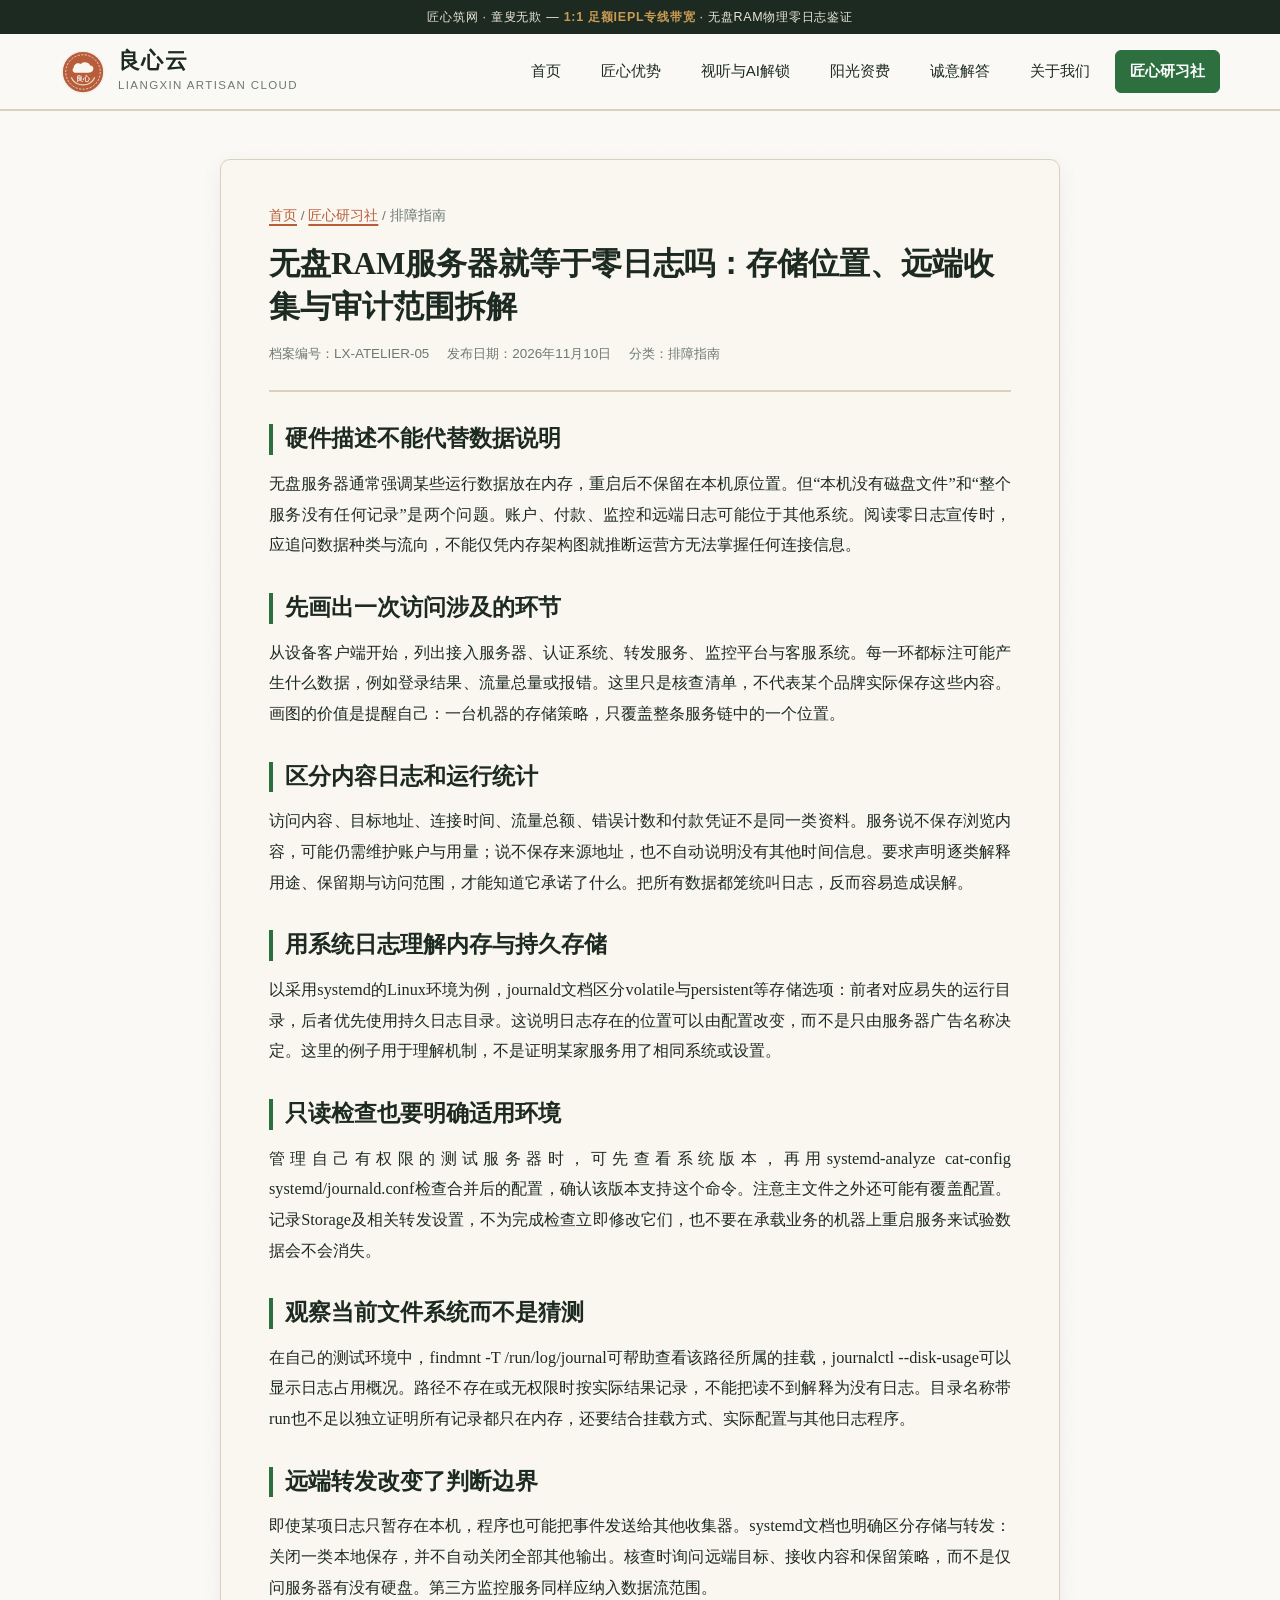
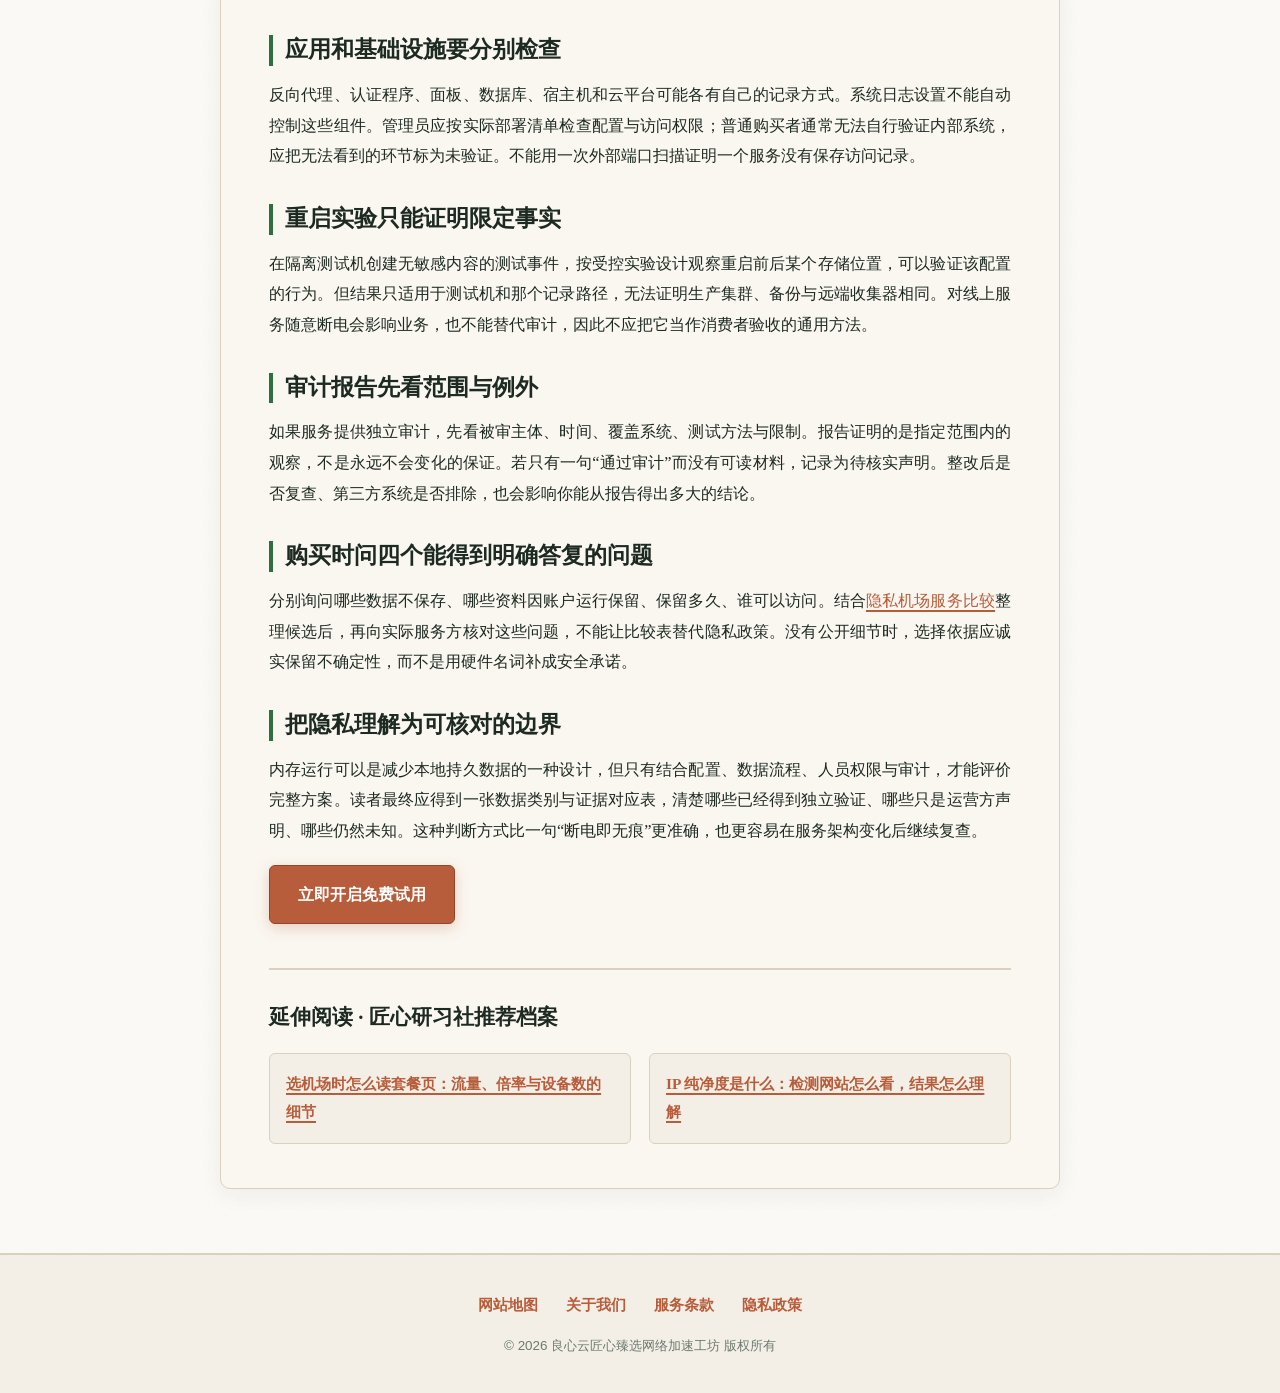
<file: ram-disk-zero-log-server-architecture.html>
<!DOCTYPE html>

<html lang="zh-CN">
<head>
<meta charset="utf-8"/>
<meta content="width=device-width, initial-scale=1.0" name="viewport"/>
<title>无盘RAM服务器就等于零日志吗：存储位置、远端收集与审计范围拆解</title>
<meta content="无盘RAM服务器就等于零日志吗：存储位置、远端收集与审计范围拆解，提供逐项核查、实际操作和结果解释，帮助读者按自身使用条件作判断。" name="description"/>
<meta content="无盘RAM服务器,零日志架构,Zero-Log,物理级隐私保护,tmpfs内存系统,良心云" name="keywords"/>
<link href="https://liangxin-yun.mom/ram-disk-zero-log-server-architecture.html" rel="canonical"/>
<link href="style.css" rel="stylesheet"/>
</head>
<body>
<header class="site-header">
<div class="header-topbar">
      匠心筑网 · 童叟无欺 — <span>1:1 足额IEPL专线带宽</span> · 无盘RAM物理零日志鉴证
    </div>
<div class="container header-inner">
<a aria-label="良心云首页" class="brand-logo" href="index.html">
<svg aria-label="良心云匠心火漆印章与草本云纹标志" role="img" viewbox="0 0 64 64">
<circle cx="32" cy="32" fill="#B85D3B" r="29" stroke="#F3EFE6" stroke-width="2"></circle>
<circle cx="32" cy="32" fill="none" r="24" stroke="#FAF7F0" stroke-dasharray="3 2" stroke-width="1"></circle>
<path d="M16 40 C18 46, 25 50, 32 50 C39 50, 46 46, 48 40" fill="none" stroke="#E9D8B4" stroke-linecap="round" stroke-width="1.8"></path>
<path d="M22 33 C18 33, 16 29, 19 26 C19 21, 25 18, 29 21 C32 17, 40 18, 42 23 C46 23, 48 27, 45 31 C44 32, 42 33, 39 33 Z" fill="#FAF7F0"></path>
<text fill="#FAF7F0" font-family="Songti SC, serif" font-size="10" font-weight="700" text-anchor="middle" x="32" y="45">良心</text>
</svg>
<div class="brand-text-wrap">
<span class="brand-title">良心云</span>
<span class="brand-subtitle">LIANGXIN ARTISAN CLOUD</span>
</div>
</a>
<nav aria-label="主导航" class="main-nav">
<a href="index.html">首页</a>
<a href="index.html#advantages">匠心优势</a>
<a href="index.html#streaming">视听与AI解锁</a>
<a href="index.html#pricing">阳光资费</a>
<a href="index.html#faq">诚意解答</a>
<a href="about.html">关于我们</a>
<a class="nav-atelier active" href="craft-atelier.html">匠心研习社</a>
</nav>
</div>
</header>
<main>
<article class="article-wrapper">
<header class="article-header">
<div class="article-breadcrumb"><a href="index.html">首页</a> / <a href="craft-atelier.html">匠心研习社</a> / 排障指南</div>
<h1>无盘RAM服务器就等于零日志吗：存储位置、远端收集与审计范围拆解</h1>
<div class="article-byline">
<span>档案编号：LX-ATELIER-05</span>
<span>发布日期：2026年11月10日</span>
<span>分类：排障指南</span>
</div>
</header>
<div class="article-body"><div data-swc-article-body="2026-11-16"><h2>硬件描述不能代替数据说明</h2><p>无盘服务器通常强调某些运行数据放在内存，重启后不保留在本机原位置。但“本机没有磁盘文件”和“整个服务没有任何记录”是两个问题。账户、付款、监控和远端日志可能位于其他系统。阅读零日志宣传时，应追问数据种类与流向，不能仅凭内存架构图就推断运营方无法掌握任何连接信息。</p><h2>先画出一次访问涉及的环节</h2><p>从设备客户端开始，列出接入服务器、认证系统、转发服务、监控平台与客服系统。每一环都标注可能产生什么数据，例如登录结果、流量总量或报错。这里只是核查清单，不代表某个品牌实际保存这些内容。画图的价值是提醒自己：一台机器的存储策略，只覆盖整条服务链中的一个位置。</p><h2>区分内容日志和运行统计</h2><p>访问内容、目标地址、连接时间、流量总额、错误计数和付款凭证不是同一类资料。服务说不保存浏览内容，可能仍需维护账户与用量；说不保存来源地址，也不自动说明没有其他时间信息。要求声明逐类解释用途、保留期与访问范围，才能知道它承诺了什么。把所有数据都笼统叫日志，反而容易造成误解。</p><h2>用系统日志理解内存与持久存储</h2><p>以采用systemd的Linux环境为例，journald文档区分volatile与persistent等存储选项：前者对应易失的运行目录，后者优先使用持久日志目录。这说明日志存在的位置可以由配置改变，而不是只由服务器广告名称决定。这里的例子用于理解机制，不是证明某家服务用了相同系统或设置。</p><h2>只读检查也要明确适用环境</h2><p>管理自己有权限的测试服务器时，可先查看系统版本，再用systemd-analyze cat-config systemd/journald.conf检查合并后的配置，确认该版本支持这个命令。注意主文件之外还可能有覆盖配置。记录Storage及相关转发设置，不为完成检查立即修改它们，也不要在承载业务的机器上重启服务来试验数据会不会消失。</p><h2>观察当前文件系统而不是猜测</h2><p>在自己的测试环境中，findmnt -T /run/log/journal可帮助查看该路径所属的挂载，journalctl --disk-usage可以显示日志占用概况。路径不存在或无权限时按实际结果记录，不能把读不到解释为没有日志。目录名称带run也不足以独立证明所有记录都只在内存，还要结合挂载方式、实际配置与其他日志程序。</p><h2>远端转发改变了判断边界</h2><p>即使某项日志只暂存在本机，程序也可能把事件发送给其他收集器。systemd文档也明确区分存储与转发：关闭一类本地保存，并不自动关闭全部其他输出。核查时询问远端目标、接收内容和保留策略，而不是仅问服务器有没有硬盘。第三方监控服务同样应纳入数据流范围。</p><h2>应用和基础设施要分别检查</h2><p>反向代理、认证程序、面板、数据库、宿主机和云平台可能各有自己的记录方式。系统日志设置不能自动控制这些组件。管理员应按实际部署清单检查配置与访问权限；普通购买者通常无法自行验证内部系统，应把无法看到的环节标为未验证。不能用一次外部端口扫描证明一个服务没有保存访问记录。</p><h2>重启实验只能证明限定事实</h2><p>在隔离测试机创建无敏感内容的测试事件，按受控实验设计观察重启前后某个存储位置，可以验证该配置的行为。但结果只适用于测试机和那个记录路径，无法证明生产集群、备份与远端收集器相同。对线上服务随意断电会影响业务，也不能替代审计，因此不应把它当作消费者验收的通用方法。</p><h2>审计报告先看范围与例外</h2><p>如果服务提供独立审计，先看被审主体、时间、覆盖系统、测试方法与限制。报告证明的是指定范围内的观察，不是永远不会变化的保证。若只有一句“通过审计”而没有可读材料，记录为待核实声明。整改后是否复查、第三方系统是否排除，也会影响你能从报告得出多大的结论。</p><h2>购买时问四个能得到明确答复的问题</h2><p>分别询问哪些数据不保存、哪些资料因账户运行保留、保留多久、谁可以访问。结合<a href="https://dajichang.mom/">隐私机场服务比较</a>整理候选后，再向实际服务方核对这些问题，不能让比较表替代隐私政策。没有公开细节时，选择依据应诚实保留不确定性，而不是用硬件名词补成安全承诺。</p><h2>把隐私理解为可核对的边界</h2><p>内存运行可以是减少本地持久数据的一种设计，但只有结合配置、数据流程、人员权限与审计，才能评价完整方案。读者最终应得到一张数据类别与证据对应表，清楚哪些已经得到独立验证、哪些只是运营方声明、哪些仍然未知。这种判断方式比一句“断电即无痕”更准确，也更容易在服务架构变化后继续复查。</p></div><div class="article-original-promotion"><a class="btn-primary" href="https://ww012.twilightaff.com/#/?code=A56DH1Af" rel="nofollow" target="_blank">立即开启免费试用</a></div></div>
<section class="related-section">
<h2>延伸阅读 · 匠心研习社推荐档案</h2>
<div class="related-grid">
<div class="related-item">
<a href="liangxin-craftsmanship-service-review.html">选机场时怎么读套餐页：流量、倍率与设备数的细节</a>
</div>
<div class="related-item">
<a href="ip-purity-fraud-score-detection.html">IP 纯净度是什么：检测网站怎么看，结果怎么理解</a>
</div>
</div>
</section>
</article>
</main>
<footer class="site-footer">
<div class="container footer-inner">
<nav aria-label="页脚导航" class="footer-links">
<a href="sitemap.html">网站地图</a>
<a href="about.html">关于我们</a>
<a href="terms.html">服务条款</a>
<a href="privacy.html">隐私政策</a>
</nav>
<p class="footer-copy">© 2026 良心云匠心臻选网络加速工坊 版权所有</p>
</div>
</footer>
</body>
</html>
</file>
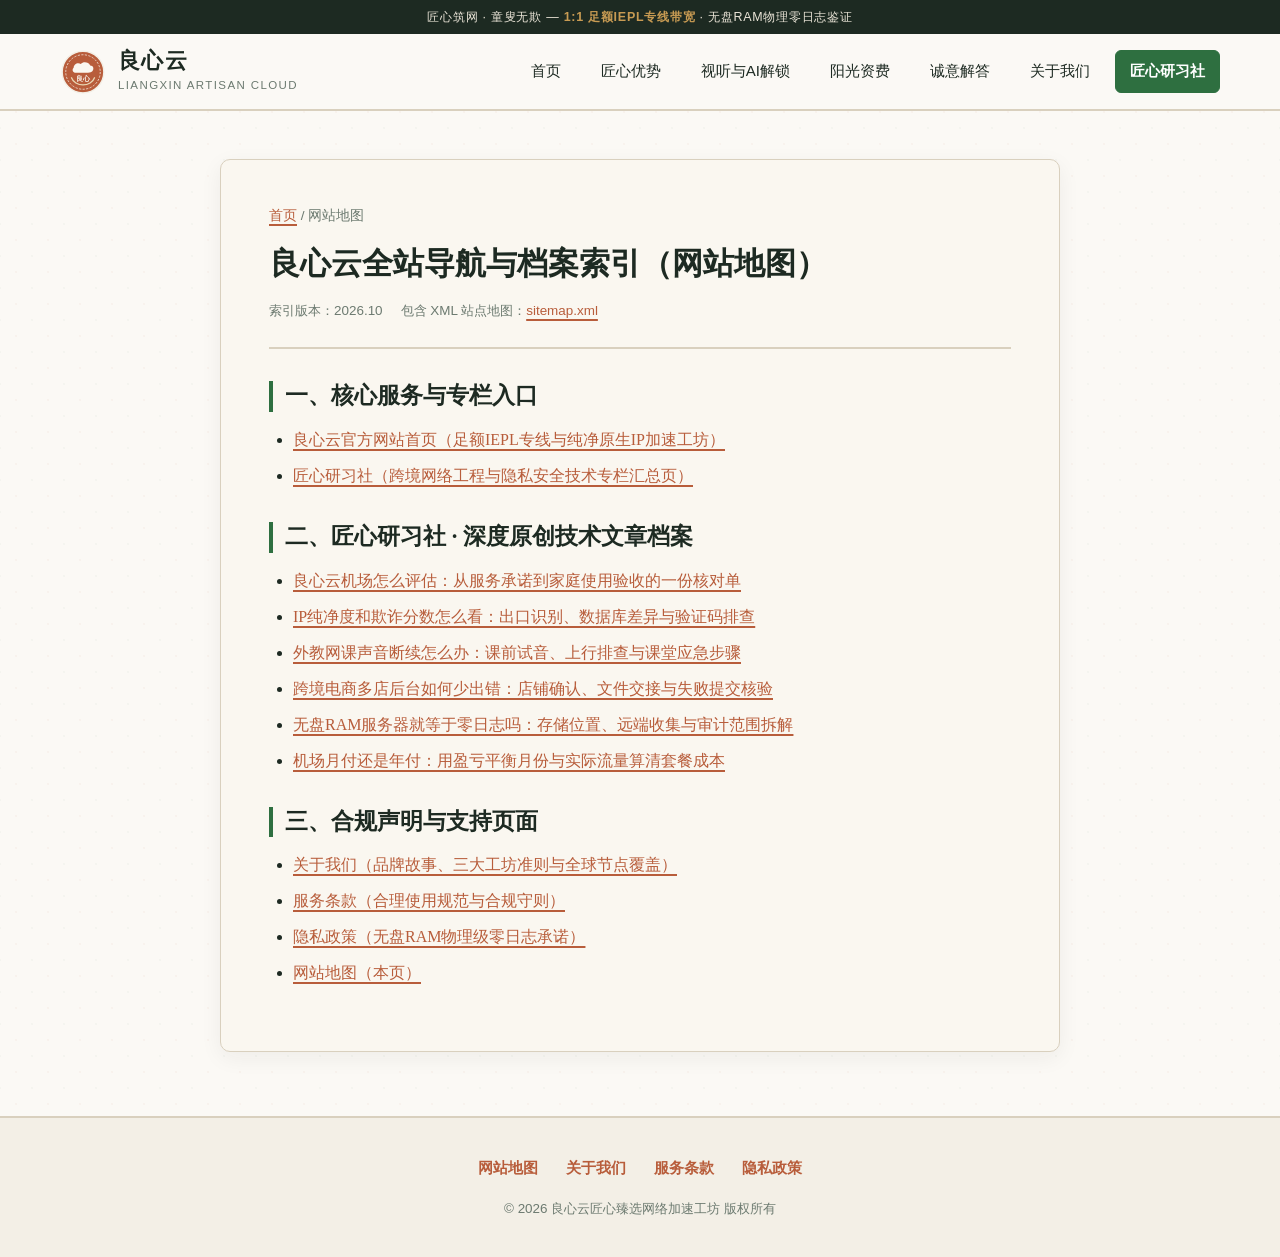
<file: sitemap.html>
<!DOCTYPE html>

<html lang="zh-CN">
<head>
<meta charset="utf-8"/>
<meta content="width=device-width, initial-scale=1.0" name="viewport"/>
<title>网站地图 - 良心云全站页面与匠心研习社技术专栏索引</title>
<meta content="良心云全站HTML网站地图，快速索引首页、匠心研习社专栏、6篇深度网络技术文章以及关于我们、服务条款、隐私政策页面。" name="description"/>
<meta content="良心云网站地图,全站索引,匠心研习社目录" name="keywords"/>
<link href="https://liangxin-yun.mom/sitemap.html" rel="canonical"/>
<link href="style.css" rel="stylesheet"/>
</head>
<body>
<header class="site-header">
<div class="header-topbar">
      匠心筑网 · 童叟无欺 — <span>1:1 足额IEPL专线带宽</span> · 无盘RAM物理零日志鉴证
    </div>
<div class="container header-inner">
<a aria-label="良心云首页" class="brand-logo" href="index.html">
<svg aria-label="良心云匠心火漆印章与草本云纹标志" role="img" viewbox="0 0 64 64">
<circle cx="32" cy="32" fill="#B85D3B" r="29" stroke="#F3EFE6" stroke-width="2"></circle>
<circle cx="32" cy="32" fill="none" r="24" stroke="#FAF7F0" stroke-dasharray="3 2" stroke-width="1"></circle>
<path d="M16 40 C18 46, 25 50, 32 50 C39 50, 46 46, 48 40" fill="none" stroke="#E9D8B4" stroke-linecap="round" stroke-width="1.8"></path>
<path d="M22 33 C18 33, 16 29, 19 26 C19 21, 25 18, 29 21 C32 17, 40 18, 42 23 C46 23, 48 27, 45 31 C44 32, 42 33, 39 33 Z" fill="#FAF7F0"></path>
<text fill="#FAF7F0" font-family="Songti SC, serif" font-size="10" font-weight="700" text-anchor="middle" x="32" y="45">良心</text>
</svg>
<div class="brand-text-wrap">
<span class="brand-title">良心云</span>
<span class="brand-subtitle">LIANGXIN ARTISAN CLOUD</span>
</div>
</a>
<nav aria-label="主导航" class="main-nav">
<a href="index.html">首页</a>
<a href="index.html#advantages">匠心优势</a>
<a href="index.html#streaming">视听与AI解锁</a>
<a href="index.html#pricing">阳光资费</a>
<a href="index.html#faq">诚意解答</a>
<a href="about.html">关于我们</a>
<a class="nav-atelier" href="craft-atelier.html">匠心研习社</a>
</nav>
</div>
</header>
<main>
<article class="article-wrapper">
<header class="article-header">
<div class="article-breadcrumb"><a href="index.html">首页</a> / 网站地图</div>
<h1>良心云全站导航与档案索引（网站地图）</h1>
<div class="article-byline">
<span>索引版本：2026.10</span>
<span>包含 XML 站点地图：<a href="sitemap.xml">sitemap.xml</a></span>
</div>
</header>
<div class="article-body">
<h2>一、核心服务与专栏入口</h2>
<ul>
<li><a href="index.html">良心云官方网站首页（足额IEPL专线与纯净原生IP加速工坊）</a></li>
<li><a href="craft-atelier.html">匠心研习社（跨境网络工程与隐私安全技术专栏汇总页）</a></li>
</ul>
<h2>二、匠心研习社 · 深度原创技术文章档案</h2>
<ul>
<li><a href="liangxin-craftsmanship-service-review.html">良心云机场怎么评估：从服务承诺到家庭使用验收的一份核对单</a></li>
<li><a href="ip-purity-fraud-score-detection.html">IP纯净度和欺诈分数怎么看：出口识别、数据库差异与验证码排查</a></li>
<li><a href="bilingual-education-online-class-stability.html">外教网课声音断续怎么办：课前试音、上行排查与课堂应急步骤</a></li>
<li><a href="cross-border-ecommerce-multi-store-ops.html">跨境电商多店后台如何少出错：店铺确认、文件交接与失败提交核验</a></li>
<li><a href="ram-disk-zero-log-server-architecture.html">无盘RAM服务器就等于零日志吗：存储位置、远端收集与审计范围拆解</a></li>
<li><a href="annual-subscription-value-comparison.html">机场月付还是年付：用盈亏平衡月份与实际流量算清套餐成本</a></li>
</ul>
<h2>三、合规声明与支持页面</h2>
<ul>
<li><a href="about.html">关于我们（品牌故事、三大工坊准则与全球节点覆盖）</a></li>
<li><a href="terms.html">服务条款（合理使用规范与合规守则）</a></li>
<li><a href="privacy.html">隐私政策（无盘RAM物理级零日志承诺）</a></li>
<li><a href="sitemap.html">网站地图（本页）</a></li>
</ul>
</div>
</article>
</main>
<footer class="site-footer">
<div class="container footer-inner">
<nav aria-label="页脚导航" class="footer-links">
<a href="sitemap.html">网站地图</a>
<a href="about.html">关于我们</a>
<a href="terms.html">服务条款</a>
<a href="privacy.html">隐私政策</a>
</nav>
<p class="footer-copy">© 2026 良心云匠心臻选网络加速工坊 版权所有</p>
</div>
</footer>
</body>
</html>
</file>
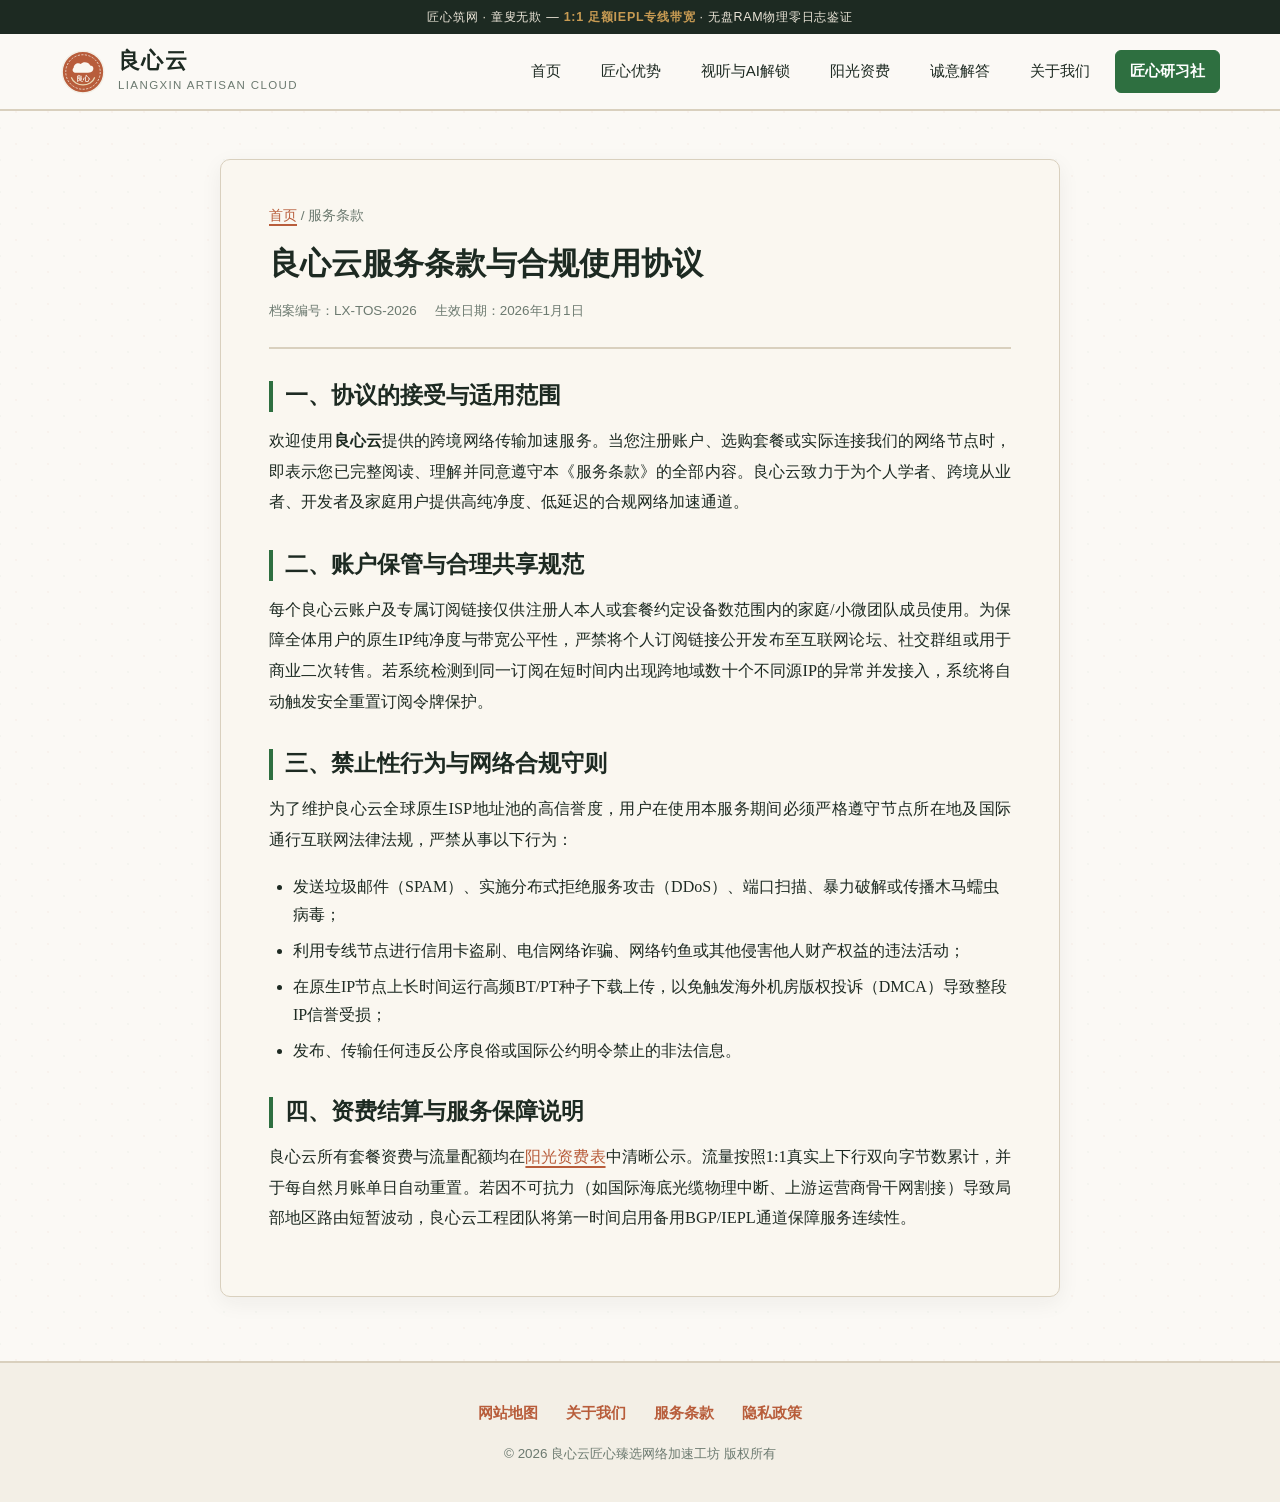
<file: terms.html>
<!DOCTYPE html>
<html lang="zh-CN">
<head>
  <meta charset="UTF-8">
  <meta name="viewport" content="width=device-width, initial-scale=1.0">
  <title>服务条款 - 良心云网络加速工坊合规使用规范与服务协议</title>
  <meta name="description" content="阅读良心云服务条款，了解账户使用规范、流量计费说明、禁止滥用行为准则及服务可用性保障声明。">
  <meta name="keywords" content="良心云服务条款,使用规范,合规准则,网络加速协议">
  <link rel="canonical" href="https://liangxin-yun.mom/terms.html">
  <link rel="stylesheet" href="style.css">
</head>
<body>

  <header class="site-header">
    <div class="header-topbar">
      匠心筑网 · 童叟无欺 — <span>1:1 足额IEPL专线带宽</span> · 无盘RAM物理零日志鉴证
    </div>
    <div class="container header-inner">
      <a href="index.html" class="brand-logo" aria-label="良心云首页">
        <svg viewBox="0 0 64 64" role="img" aria-label="良心云匠心火漆印章与草本云纹标志">
          <circle cx="32" cy="32" r="29" fill="#B85D3B" stroke="#F3EFE6" stroke-width="2"/>
          <circle cx="32" cy="32" r="24" fill="none" stroke="#FAF7F0" stroke-width="1" stroke-dasharray="3 2"/>
          <path d="M16 40 C18 46, 25 50, 32 50 C39 50, 46 46, 48 40" fill="none" stroke="#E9D8B4" stroke-width="1.8" stroke-linecap="round"/>
          <path d="M22 33 C18 33, 16 29, 19 26 C19 21, 25 18, 29 21 C32 17, 40 18, 42 23 C46 23, 48 27, 45 31 C44 32, 42 33, 39 33 Z" fill="#FAF7F0"/>
          <text x="32" y="45" text-anchor="middle" font-family="Songti SC, serif" font-size="10" font-weight="700" fill="#FAF7F0">良心</text>
        </svg>
        <div class="brand-text-wrap">
          <span class="brand-title">良心云</span>
          <span class="brand-subtitle">LIANGXIN ARTISAN CLOUD</span>
        </div>
      </a>

      <nav class="main-nav" aria-label="主导航">
        <a href="index.html">首页</a>
        <a href="index.html#advantages">匠心优势</a>
        <a href="index.html#streaming">视听与AI解锁</a>
        <a href="index.html#pricing">阳光资费</a>
        <a href="index.html#faq">诚意解答</a>
        <a href="about.html">关于我们</a>
        <a href="craft-atelier.html" class="nav-atelier">匠心研习社</a>
      </nav>
    </div>
  </header>

  <main>
    <article class="article-wrapper">
      <header class="article-header">
        <div class="article-breadcrumb"><a href="index.html">首页</a> / 服务条款</div>
        <h1>良心云服务条款与合规使用协议</h1>
        <div class="article-byline">
          <span>档案编号：LX-TOS-2026</span>
          <span>生效日期：2026年1月1日</span>
        </div>
      </header>

      <div class="article-body">
        <h2>一、协议的接受与适用范围</h2>
        <p>欢迎使用<strong>良心云</strong>提供的跨境网络传输加速服务。当您注册账户、选购套餐或实际连接我们的网络节点时，即表示您已完整阅读、理解并同意遵守本《服务条款》的全部内容。良心云致力于为个人学者、跨境从业者、开发者及家庭用户提供高纯净度、低延迟的合规网络加速通道。</p>

        <h2>二、账户保管与合理共享规范</h2>
        <p>每个良心云账户及专属订阅链接仅供注册人本人或套餐约定设备数范围内的家庭/小微团队成员使用。为保障全体用户的原生IP纯净度与带宽公平性，严禁将个人订阅链接公开发布至互联网论坛、社交群组或用于商业二次转售。若系统检测到同一订阅在短时间内出现跨地域数十个不同源IP的异常并发接入，系统将自动触发安全重置订阅令牌保护。</p>

        <h2>三、禁止性行为与网络合规守则</h2>
        <p>为了维护良心云全球原生ISP地址池的高信誉度，用户在使用本服务期间必须严格遵守节点所在地及国际通行互联网法律法规，严禁从事以下行为：</p>
        <ul>
          <li>发送垃圾邮件（SPAM）、实施分布式拒绝服务攻击（DDoS）、端口扫描、暴力破解或传播木马蠕虫病毒；</li>
          <li>利用专线节点进行信用卡盗刷、电信网络诈骗、网络钓鱼或其他侵害他人财产权益的违法活动；</li>
          <li>在原生IP节点上长时间运行高频BT/PT种子下载上传，以免触发海外机房版权投诉（DMCA）导致整段IP信誉受损；</li>
          <li>发布、传输任何违反公序良俗或国际公约明令禁止的非法信息。</li>
        </ul>

        <h2>四、资费结算与服务保障说明</h2>
        <p>良心云所有套餐资费与流量配额均在<a href="index.html#pricing">阳光资费表</a>中清晰公示。流量按照1:1真实上下行双向字节数累计，并于每自然月账单日自动重置。若因不可抗力（如国际海底光缆物理中断、上游运营商骨干网割接）导致局部地区路由短暂波动，良心云工程团队将第一时间启用备用BGP/IEPL通道保障服务连续性。</p>
      </div>
    </article>
  </main>

  <footer class="site-footer">
    <div class="container footer-inner">
      <nav class="footer-links" aria-label="页脚导航">
        <a href="sitemap.html">网站地图</a>
        <a href="about.html">关于我们</a>
        <a href="terms.html">服务条款</a>
        <a href="privacy.html">隐私政策</a>
      </nav>
      <p class="footer-copy">© 2026 良心云匠心臻选网络加速工坊 版权所有</p>
    </div>
  </footer>

</body>
</html>
</file>
<file: style.css>
/* ==========================================================================
   良心云 (liangxin-yun.mom) — 草本工坊与匠心臻选品质风
   Botanical Apothecary & Artisanal Craft Seal Stylesheet
   Palette:
   - Organic Linen Cream: #FBF9F5
   - Warm Parchment Card: #F3EFE6
   - Deep Parchment Border: #DFD7C6
   - Deep Botanical Charcoal: #1D2A22
   - Muted Sage Text: #4B5B51
   - Herbal Olive-Emerald: #2E6F40
   - Artisanal Copper-Terracotta: #B85D3B
   ========================================================================== */

:root {
  --bg-linen: #FBF9F5;
  --bg-parchment: #F3EFE6;
  --bg-card-inner: #FAF7F0;
  --border-craft: #D9D0BE;
  --border-accent: #C7B99E;
  --text-charcoal: #1D2A22;
  --text-sage: #49594F;
  --text-muted: #6C7A70;
  --herb-emerald: #2E6F40;
  --herb-emerald-dark: #21522E;
  --copper-seal: #B85D3B;
  --copper-seal-dark: #964628;
  --gold-wax: #C89B53;
  --shadow-craft: 0 6px 22px rgba(29, 42, 34, 0.06);
  --radius-sm: 6px;
  --radius-md: 10px;
}

* {
  box-sizing: border-box;
  margin: 0;
  padding: 0;
}

html {
  font-size: 16px;
  scroll-behavior: smooth;
}

body {
  font-family: "Songti SC", "Noto Serif SC", "Source Han Serif SC", "PingFang SC", "Microsoft YaHei", serif;
  background-color: var(--bg-linen);
  color: var(--text-charcoal);
  line-height: 1.78;
  background-image: radial-gradient(rgba(184, 93, 59, 0.04) 1px, transparent 1px),
                    radial-gradient(rgba(46, 111, 64, 0.03) 1px, var(--bg-linen) 1px);
  background-size: 32px 32px;
  background-position: 0 0, 16px 16px;
  -webkit-font-smoothing: antialiased;
}

/* Sans-serif utility for UI badges, tables, numbers */
.font-sans {
  font-family: "PingFang SC", "Hiragino Sans GB", "Microsoft YaHei", -apple-system, BlinkMacSystemFont, sans-serif;
}

/* Global Link Rules: Prominent Copper-Terracotta, consistent before and after visited */
a,
a:visited {
  color: var(--copper-seal);
  text-decoration: underline;
  text-underline-offset: 4px;
  text-decoration-thickness: 1.5px;
  transition: color 0.2s ease, background-color 0.2s ease, border-color 0.2s ease;
}

a:hover,
a:focus {
  color: var(--herb-emerald);
}

.container {
  max-width: 1160px;
  margin: 0 auto;
  padding: 0 24px;
}

/* ==========================================================================
   Header & Navigation (Desktop + Mobile Visible Wrap)
   ========================================================================== */
.site-header {
  background-color: rgba(251, 249, 245, 0.96);
  border-bottom: 2px double var(--border-craft);
  position: sticky;
  top: 0;
  z-index: 100;
  backdrop-filter: blur(6px);
}

.header-topbar {
  background-color: var(--text-charcoal);
  color: #EAE4D7;
  font-size: 0.78rem;
  padding: 6px 0;
  text-align: center;
  letter-spacing: 0.06em;
  font-family: "PingFang SC", "Microsoft YaHei", sans-serif;
}

.header-topbar span {
  color: var(--gold-wax);
  font-weight: 600;
}

.header-inner {
  display: flex;
  align-items: center;
  justify-content: space-between;
  padding: 14px 0;
  gap: 20px;
  flex-wrap: wrap;
}

.brand-logo,
.brand-logo:visited {
  display: inline-flex;
  align-items: center;
  gap: 12px;
  text-decoration: none;
  color: var(--text-charcoal);
}

.brand-logo:hover {
  color: var(--herb-emerald);
}

.brand-logo svg {
  width: 46px;
  height: 46px;
  flex-shrink: 0;
}

.brand-text-wrap {
  display: flex;
  flex-direction: column;
}

.brand-title {
  font-size: 1.38rem;
  font-weight: 700;
  letter-spacing: 0.06em;
  color: var(--text-charcoal);
  line-height: 1.2;
}

.brand-subtitle {
  font-size: 0.72rem;
  color: var(--text-muted);
  letter-spacing: 0.12em;
  font-family: "PingFang SC", "Microsoft YaHei", sans-serif;
}

.main-nav {
  display: flex;
  align-items: center;
  gap: 10px;
  flex-wrap: wrap;
}

.main-nav a,
.main-nav a:visited {
  text-decoration: none;
  color: var(--text-charcoal);
  font-family: "PingFang SC", "Microsoft YaHei", sans-serif;
  font-size: 0.94rem;
  font-weight: 500;
  padding: 7px 14px;
  border-radius: var(--radius-sm);
  border: 1px solid transparent;
  transition: all 0.2s ease;
}

.main-nav a:hover,
.main-nav a.active {
  color: var(--herb-emerald);
  background-color: var(--bg-parchment);
  border-color: var(--border-craft);
}

.main-nav a.nav-atelier,
.main-nav a.nav-atelier:visited {
  background-color: var(--herb-emerald);
  color: #FFFFFF;
  border-color: var(--herb-emerald);
  font-weight: 600;
}

.main-nav a.nav-atelier:hover {
  background-color: var(--herb-emerald-dark);
  color: #FFFFFF;
}

/* ==========================================================================
   Hero Section
   ========================================================================== */
.hero-section {
  padding: 58px 0 64px;
  border-bottom: 1px solid var(--border-craft);
  position: relative;
}

.hero-grid {
  display: grid;
  grid-template-columns: 1.15fr 0.85fr;
  gap: 44px;
  align-items: center;
}

.craft-ribbon {
  display: inline-flex;
  align-items: center;
  gap: 8px;
  background-color: var(--bg-parchment);
  border: 1px solid var(--border-accent);
  padding: 6px 14px;
  border-radius: 999px;
  font-size: 0.82rem;
  color: var(--herb-emerald);
  font-family: "PingFang SC", "Microsoft YaHei", sans-serif;
  font-weight: 600;
  margin-bottom: 18px;
  letter-spacing: 0.04em;
}

.craft-ribbon-dot {
  width: 8px;
  height: 8px;
  border-radius: 50%;
  background-color: var(--copper-seal);
  display: inline-block;
}

.hero-content h1 {
  font-size: 2.55rem;
  line-height: 1.28;
  color: var(--text-charcoal);
  margin-bottom: 18px;
  font-weight: 700;
  letter-spacing: 0.02em;
}

.hero-content h1 .highlight-seal {
  color: var(--copper-seal);
  border-bottom: 2px solid rgba(184, 93, 59, 0.35);
}

.hero-lead {
  font-size: 1.08rem;
  color: var(--text-sage);
  margin-bottom: 26px;
  line-height: 1.85;
}

.hero-pledge-bar {
  display: grid;
  grid-template-columns: repeat(3, 1fr);
  gap: 12px;
  background-color: var(--bg-parchment);
  border: 1px solid var(--border-craft);
  border-left: 4px solid var(--herb-emerald);
  padding: 14px 18px;
  border-radius: var(--radius-sm);
  margin-bottom: 28px;
  font-family: "PingFang SC", "Microsoft YaHei", sans-serif;
}

.pledge-item strong {
  display: block;
  font-size: 1.05rem;
  color: var(--text-charcoal);
}

.pledge-item span {
  font-size: 0.8rem;
  color: var(--text-muted);
}

.hero-cta-group {
  display: flex;
  flex-wrap: wrap;
  gap: 16px;
  align-items: center;
}

.btn-primary,
.btn-primary:visited {
  display: inline-flex;
  align-items: center;
  justify-content: center;
  gap: 10px;
  background-color: var(--copper-seal);
  color: #FFFFFF;
  text-decoration: none;
  font-family: "PingFang SC", "Microsoft YaHei", sans-serif;
  font-weight: 600;
  font-size: 1.02rem;
  padding: 14px 28px;
  border-radius: var(--radius-sm);
  border: 1px solid var(--copper-seal-dark);
  box-shadow: 0 4px 14px rgba(184, 93, 59, 0.25);
  transition: transform 0.18s ease, background-color 0.18s ease;
}

.btn-primary:hover {
  background-color: var(--copper-seal-dark);
  color: #FFFFFF;
  transform: translateY(-2px);
}

.btn-secondary,
.btn-secondary:visited {
  display: inline-flex;
  align-items: center;
  justify-content: center;
  gap: 8px;
  background-color: var(--bg-parchment);
  color: var(--herb-emerald);
  text-decoration: none;
  font-family: "PingFang SC", "Microsoft YaHei", sans-serif;
  font-weight: 600;
  font-size: 1.02rem;
  padding: 14px 24px;
  border-radius: var(--radius-sm);
  border: 1.5px solid var(--herb-emerald);
  transition: transform 0.18s ease, background-color 0.18s ease, color 0.18s ease;
}

.btn-secondary:hover {
  background-color: var(--herb-emerald);
  color: #FFFFFF;
  transform: translateY(-2px);
}

.hero-visual-frame {
  background-color: var(--bg-parchment);
  border: 2px solid var(--border-accent);
  border-radius: var(--radius-md);
  padding: 18px;
  box-shadow: var(--shadow-craft);
  position: relative;
}

.hero-visual-frame::before {
  content: "CERTIFIED IEPL · ARTISAN SEAL NO. 2026-08";
  display: block;
  text-align: center;
  font-size: 0.72rem;
  letter-spacing: 0.14em;
  color: var(--text-muted);
  border-bottom: 1px dashed var(--border-accent);
  padding-bottom: 10px;
  margin-bottom: 12px;
  font-family: "PingFang SC", "Microsoft YaHei", sans-serif;
}

.hero-anim-img {
  width: 100%;
  height: auto;
  display: block;
  border-radius: var(--radius-sm);
}

/* ==========================================================================
   Section Scaffolding & Certificate Cards
   ========================================================================== */
.section-block {
  padding: 68px 0;
  border-bottom: 1px solid var(--border-craft);
}

.section-block.alt-bg {
  background-color: rgba(243, 239, 230, 0.55);
}

.section-header {
  text-align: center;
  max-width: 720px;
  margin: 0 auto 46px;
}

.section-kicker {
  display: inline-block;
  font-family: "PingFang SC", "Microsoft YaHei", sans-serif;
  font-size: 0.78rem;
  font-weight: 600;
  text-transform: uppercase;
  letter-spacing: 0.15em;
  color: var(--copper-seal);
  margin-bottom: 8px;
}

.section-header h2 {
  font-size: 2rem;
  color: var(--text-charcoal);
  margin-bottom: 12px;
  font-weight: 700;
}

.section-header p {
  color: var(--text-sage);
  font-size: 1rem;
}

.cards-grid-3 {
  display: grid;
  grid-template-columns: repeat(3, 1fr);
  gap: 26px;
}

.craft-card {
  background-color: var(--bg-card-inner);
  border: 1px solid var(--border-craft);
  border-top: 3px solid var(--herb-emerald);
  border-radius: var(--radius-md);
  padding: 28px 24px;
  box-shadow: var(--shadow-craft);
  position: relative;
  display: flex;
  flex-direction: column;
  justify-content: space-between;
}

.craft-card.copper-top {
  border-top-color: var(--copper-seal);
}

.card-stamp-header {
  display: flex;
  align-items: center;
  justify-content: space-between;
  margin-bottom: 18px;
}

.card-icon-badge {
  width: 52px;
  height: 52px;
  border-radius: var(--radius-sm);
  background-color: var(--bg-parchment);
  border: 1px solid var(--border-accent);
  display: flex;
  align-items: center;
  justify-content: center;
}

.card-icon-badge svg {
  width: 30px;
  height: 30px;
}

.card-serial {
  font-family: "PingFang SC", "Microsoft YaHei", sans-serif;
  font-size: 0.76rem;
  font-weight: 600;
  color: var(--copper-seal);
  background-color: rgba(184, 93, 59, 0.09);
  padding: 4px 10px;
  border-radius: 4px;
  letter-spacing: 0.06em;
}

.craft-card h3 {
  font-size: 1.26rem;
  color: var(--text-charcoal);
  margin-bottom: 12px;
  font-weight: 700;
}

.craft-card p {
  color: var(--text-sage);
  font-size: 0.95rem;
  margin-bottom: 16px;
}

.card-ledger-meta {
  border-top: 1px dashed var(--border-craft);
  padding-top: 12px;
  font-family: "PingFang SC", "Microsoft YaHei", sans-serif;
  font-size: 0.82rem;
  color: var(--herb-emerald);
  font-weight: 600;
}

/* ==========================================================================
   Pricing Section (Certificate Ledger Style)
   ========================================================================== */
.pricing-grid {
  display: grid;
  grid-template-columns: repeat(3, 1fr);
  gap: 26px;
  align-items: stretch;
}

.pricing-card {
  background-color: var(--bg-card-inner);
  border: 1.5px solid var(--border-craft);
  border-radius: var(--radius-md);
  padding: 32px 26px;
  box-shadow: var(--shadow-craft);
  display: flex;
  flex-direction: column;
  justify-content: space-between;
  position: relative;
}

.pricing-card.featured {
  border: 2px solid var(--copper-seal);
  background-color: #FFFDF9;
  transform: translateY(-4px);
}

.pricing-seal-ribbon {
  position: absolute;
  top: -13px;
  right: 22px;
  background-color: var(--copper-seal);
  color: #FFFFFF;
  font-family: "PingFang SC", "Microsoft YaHei", sans-serif;
  font-size: 0.76rem;
  font-weight: 600;
  padding: 4px 12px;
  border-radius: 4px;
  letter-spacing: 0.06em;
}

.pricing-tier-name {
  font-size: 1.32rem;
  font-weight: 700;
  color: var(--text-charcoal);
  margin-bottom: 6px;
}

.pricing-tier-desc {
  font-size: 0.88rem;
  color: var(--text-muted);
  margin-bottom: 18px;
  font-family: "PingFang SC", "Microsoft YaHei", sans-serif;
}

.pricing-amount-box {
  background-color: var(--bg-parchment);
  border: 1px solid var(--border-craft);
  padding: 16px;
  border-radius: var(--radius-sm);
  margin-bottom: 20px;
  display: flex;
  align-items: baseline;
  gap: 4px;
}

.price-currency {
  font-size: 1.1rem;
  font-weight: 700;
  color: var(--copper-seal);
}

.price-number {
  font-size: 2.2rem;
  font-weight: 800;
  color: var(--text-charcoal);
  font-family: "PingFang SC", "Microsoft YaHei", sans-serif;
  line-height: 1;
}

.price-cycle {
  font-size: 0.86rem;
  color: var(--text-muted);
  font-family: "PingFang SC", "Microsoft YaHei", sans-serif;
}

.pricing-spec-list {
  list-style: none;
  margin-bottom: 26px;
  font-family: "PingFang SC", "Microsoft YaHei", sans-serif;
}

.pricing-spec-list li {
  display: flex;
  align-items: flex-start;
  gap: 10px;
  padding: 9px 0;
  border-bottom: 1px dashed var(--border-craft);
  font-size: 0.92rem;
  color: var(--text-sage);
}

.pricing-spec-list li svg {
  width: 18px;
  height: 18px;
  flex-shrink: 0;
  margin-top: 3px;
}

.btn-block {
  width: 100%;
  text-align: center;
}

/* ==========================================================================
   FAQ & Testimonials
   ========================================================================== */
.faq-ledger-list {
  max-width: 900px;
  margin: 0 auto;
  display: flex;
  flex-direction: column;
  gap: 18px;
}

.faq-item {
  background-color: var(--bg-card-inner);
  border: 1px solid var(--border-craft);
  border-left: 4px solid var(--copper-seal);
  border-radius: var(--radius-sm);
  padding: 22px 26px;
  box-shadow: var(--shadow-craft);
}

.faq-item h3 {
  font-size: 1.15rem;
  color: var(--text-charcoal);
  margin-bottom: 10px;
  display: flex;
  align-items: center;
  gap: 10px;
}

.faq-q-badge {
  background-color: var(--herb-emerald);
  color: #FFFFFF;
  font-family: "PingFang SC", "Microsoft YaHei", sans-serif;
  font-size: 0.75rem;
  padding: 2px 8px;
  border-radius: 3px;
  flex-shrink: 0;
}

.faq-item p {
  color: var(--text-sage);
  font-size: 0.95rem;
}

.testimonial-card {
  background-color: var(--bg-card-inner);
  border: 1px solid var(--border-craft);
  border-radius: var(--radius-md);
  padding: 26px 24px;
  box-shadow: var(--shadow-craft);
  display: flex;
  flex-direction: column;
  justify-content: space-between;
}

.testimonial-quote {
  font-size: 0.96rem;
  color: var(--text-sage);
  font-style: italic;
  margin-bottom: 20px;
  line-height: 1.8;
}

.testimonial-author {
  display: flex;
  align-items: center;
  justify-content: space-between;
  border-top: 1px solid var(--border-craft);
  padding-top: 14px;
  font-family: "PingFang SC", "Microsoft YaHei", sans-serif;
}

.author-info strong {
  display: block;
  font-size: 0.92rem;
  color: var(--text-charcoal);
}

.author-info span {
  font-size: 0.78rem;
  color: var(--text-muted);
}

.author-seal {
  font-size: 0.75rem;
  color: var(--herb-emerald);
  border: 1px solid var(--herb-emerald);
  padding: 2px 8px;
  border-radius: 4px;
  font-weight: 600;
}

/* ==========================================================================
   Article & Hub Layouts
   ========================================================================== */
.page-banner {
  background-color: var(--bg-parchment);
  border-bottom: 1px solid var(--border-craft);
  padding: 46px 0;
  text-align: center;
}

.page-banner h1 {
  font-size: 2.2rem;
  color: var(--text-charcoal);
  margin-bottom: 12px;
}

.page-banner p {
  max-width: 720px;
  margin: 0 auto;
  color: var(--text-sage);
  font-size: 1.02rem;
}

.hub-grid {
  display: grid;
  grid-template-columns: repeat(2, 1fr);
  gap: 28px;
  padding: 56px 0;
}

.article-card {
  background-color: var(--bg-card-inner);
  border: 1px solid var(--border-craft);
  border-top: 3px solid var(--copper-seal);
  border-radius: var(--radius-md);
  padding: 28px;
  box-shadow: var(--shadow-craft);
  display: flex;
  flex-direction: column;
  justify-content: space-between;
}

.article-meta-top {
  display: flex;
  align-items: center;
  justify-content: space-between;
  font-family: "PingFang SC", "Microsoft YaHei", sans-serif;
  font-size: 0.8rem;
  color: var(--text-muted);
  margin-bottom: 12px;
}

.article-tag {
  background-color: var(--bg-parchment);
  color: var(--herb-emerald);
  border: 1px solid var(--border-accent);
  padding: 2px 10px;
  border-radius: 4px;
  font-weight: 600;
}

.article-card h2 {
  font-size: 1.32rem;
  line-height: 1.42;
  margin-bottom: 12px;
}

.article-card h2 a,
.article-card h2 a:visited {
  color: var(--text-charcoal);
  text-decoration: none;
}

.article-card h2 a:hover {
  color: var(--copper-seal);
}

.article-card p {
  color: var(--text-sage);
  font-size: 0.95rem;
  margin-bottom: 20px;
}

.article-readmore,
.article-readmore:visited {
  font-family: "PingFang SC", "Microsoft YaHei", sans-serif;
  font-size: 0.9rem;
  font-weight: 600;
  color: var(--copper-seal);
  text-decoration: underline;
}

/* Single Article Content */
.article-wrapper {
  max-width: 840px;
  margin: 48px auto 64px;
  background-color: var(--bg-card-inner);
  border: 1px solid var(--border-craft);
  border-radius: var(--radius-md);
  padding: 44px 48px;
  box-shadow: var(--shadow-craft);
}

.article-header {
  border-bottom: 2px double var(--border-craft);
  padding-bottom: 24px;
  margin-bottom: 30px;
}

.article-breadcrumb {
  font-family: "PingFang SC", "Microsoft YaHei", sans-serif;
  font-size: 0.85rem;
  color: var(--text-muted);
  margin-bottom: 14px;
}

.article-header h1 {
  font-size: 1.95rem;
  line-height: 1.38;
  color: var(--text-charcoal);
  margin-bottom: 14px;
}

.article-byline {
  display: flex;
  flex-wrap: wrap;
  gap: 18px;
  font-family: "PingFang SC", "Microsoft YaHei", sans-serif;
  font-size: 0.84rem;
  color: var(--text-muted);
}

.article-body h2 {
  font-size: 1.42rem;
  color: var(--text-charcoal);
  margin: 32px 0 14px;
  padding-left: 12px;
  border-left: 4px solid var(--herb-emerald);
  line-height: 1.35;
}

.article-body h3 {
  font-size: 1.16rem;
  color: var(--copper-seal-dark);
  margin: 22px 0 10px;
  line-height: 1.4;
}

.article-body p {
  font-size: 1.02rem;
  color: var(--text-charcoal);
  margin-bottom: 18px;
  line-height: 1.88;
  text-align: justify;
}

.article-body ul,
.article-body ol {
  margin: 0 0 20px 24px;
  color: var(--text-charcoal);
}

.article-body li {
  margin-bottom: 8px;
  line-height: 1.75;
}

.article-cta-box {
  background-color: var(--bg-parchment);
  border: 1.5px solid var(--border-accent);
  border-radius: var(--radius-md);
  padding: 24px 28px;
  margin: 34px 0;
  display: flex;
  align-items: center;
  justify-content: space-between;
  gap: 20px;
  flex-wrap: wrap;
}

.article-cta-box h3 {
  margin: 0 0 6px;
  color: var(--text-charcoal);
}

.article-cta-box p {
  margin: 0;
  font-size: 0.92rem;
  color: var(--text-sage);
}

.related-section {
  margin-top: 44px;
  padding-top: 28px;
  border-top: 2px double var(--border-craft);
}

.related-section h2 {
  font-size: 1.3rem;
  margin-bottom: 18px;
  color: var(--text-charcoal);
}

.related-grid {
  display: grid;
  grid-template-columns: repeat(2, 1fr);
  gap: 18px;
}

.related-item {
  background-color: var(--bg-parchment);
  border: 1px solid var(--border-craft);
  padding: 16px;
  border-radius: var(--radius-sm);
}

.related-item a,
.related-item a:visited {
  font-weight: 600;
  color: var(--copper-seal);
  font-size: 0.96rem;
}

/* ==========================================================================
   Footer (Strictly Chinese Only & 4 Required Links)
   ========================================================================== */
.site-footer {
  background-color: var(--bg-parchment);
  border-top: 2px double var(--border-craft);
  padding: 36px 0;
  margin-top: 40px;
}

.footer-inner {
  display: flex;
  flex-direction: column;
  align-items: center;
  gap: 16px;
  text-align: center;
}

.footer-links {
  display: flex;
  flex-wrap: wrap;
  justify-content: center;
  gap: 28px;
  font-family: "PingFang SC", "Microsoft YaHei", sans-serif;
}

.footer-links a,
.footer-links a:visited {
  color: var(--copper-seal);
  font-weight: 600;
  font-size: 0.95rem;
  text-decoration: none;
}

.footer-links a:hover {
  color: var(--herb-emerald);
  text-decoration: underline;
}

.footer-copy {
  font-size: 0.84rem;
  color: var(--text-muted);
  font-family: "PingFang SC", "Microsoft YaHei", sans-serif;
}

/* ==========================================================================
   Responsive Design (Mobile Navigation MUST remain visible!)
   ========================================================================== */
@media (max-width: 960px) {
  .hero-grid {
    grid-template-columns: 1fr;
  }
  .cards-grid-3,
  .pricing-grid,
  .hub-grid {
    grid-template-columns: 1fr;
  }
  .pricing-card.featured {
    transform: none;
  }
}

@media (max-width: 768px) {
  .header-inner {
    flex-direction: column;
    align-items: flex-start;
    gap: 12px;
  }
  /* Strictly keep navigation menu visible and wrapped cleanly on mobile */
  .main-nav {
    display: flex !important;
    width: 100%;
    flex-wrap: wrap;
    gap: 8px;
  }
  .main-nav a,
  .main-nav a:visited {
    font-size: 0.86rem;
    padding: 6px 11px;
    background-color: var(--bg-parchment);
    border: 1px solid var(--border-craft);
  }
  .hero-content h1 {
    font-size: 1.9rem;
  }
  .hero-pledge-bar {
    grid-template-columns: 1fr;
  }
  .article-wrapper {
    padding: 26px 20px;
    margin: 24px auto 40px;
  }
  .related-grid {
    grid-template-columns: 1fr;
  }
}
</file>
